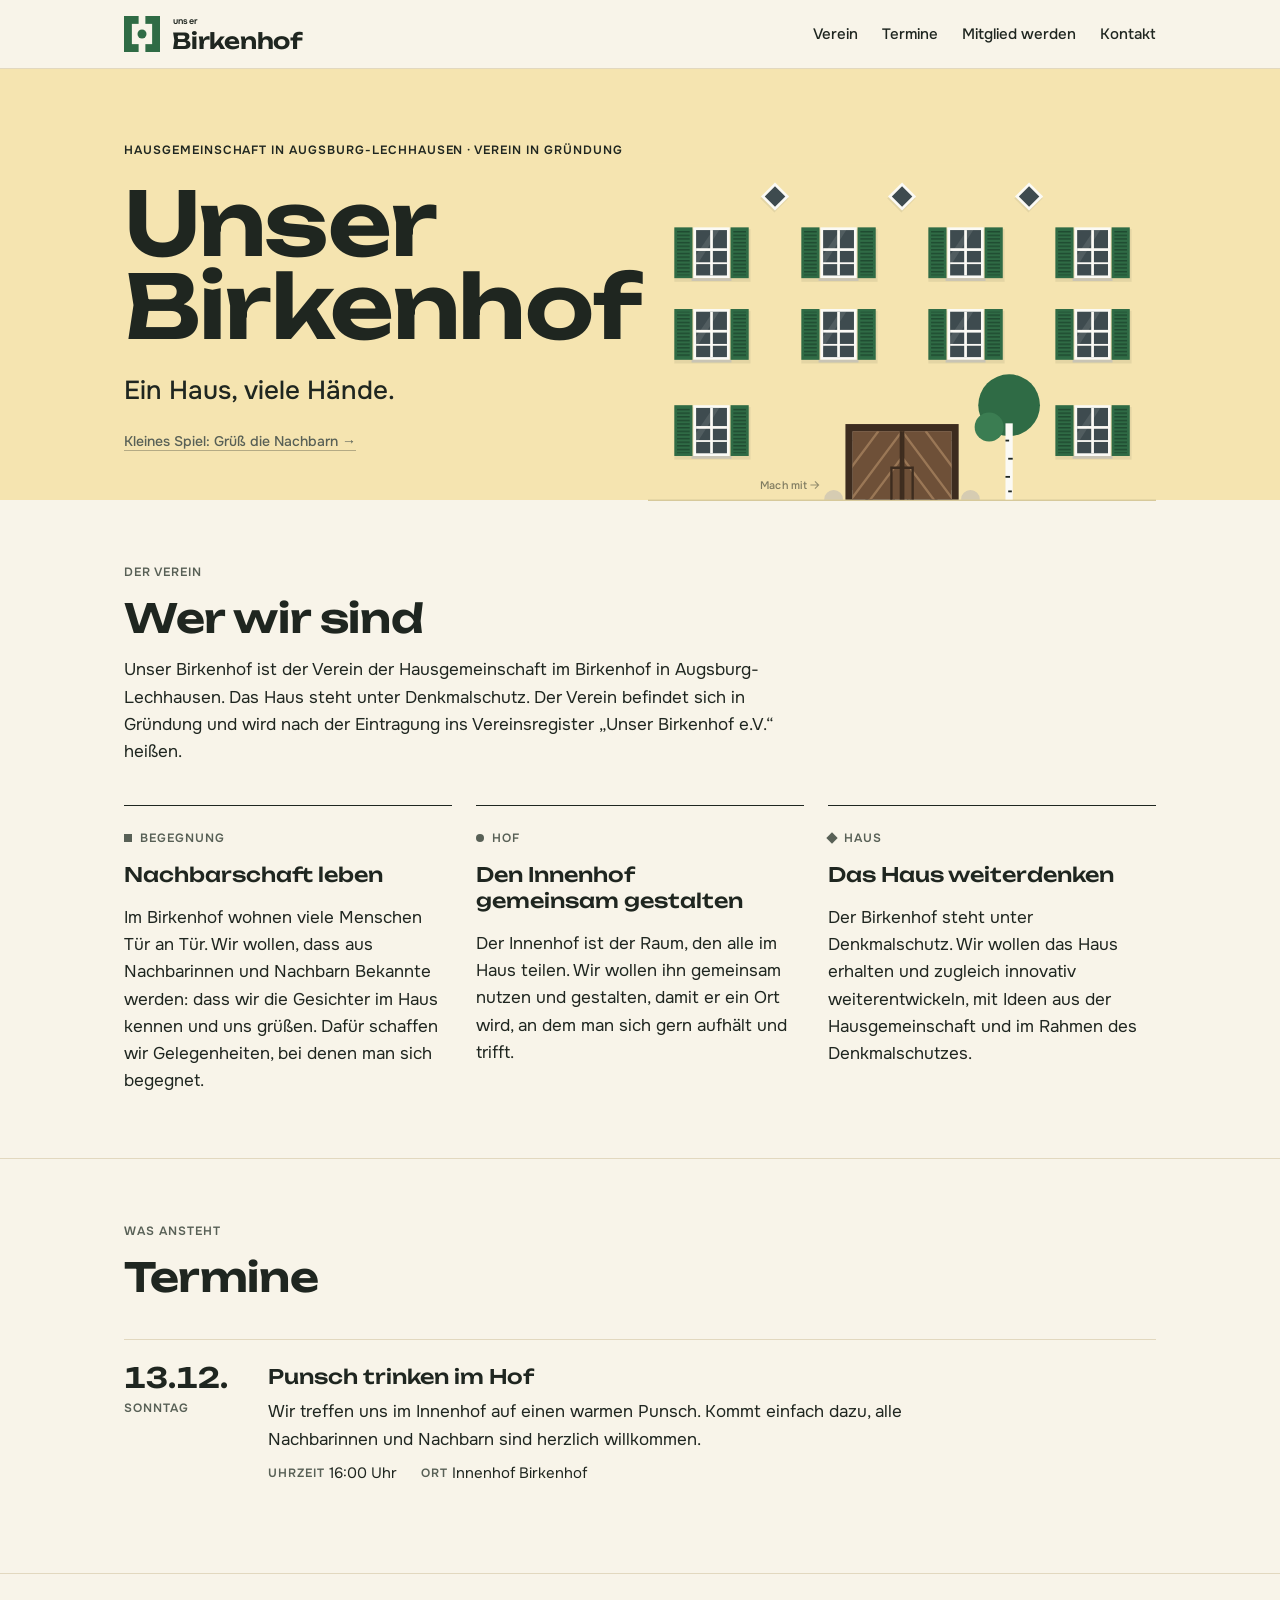
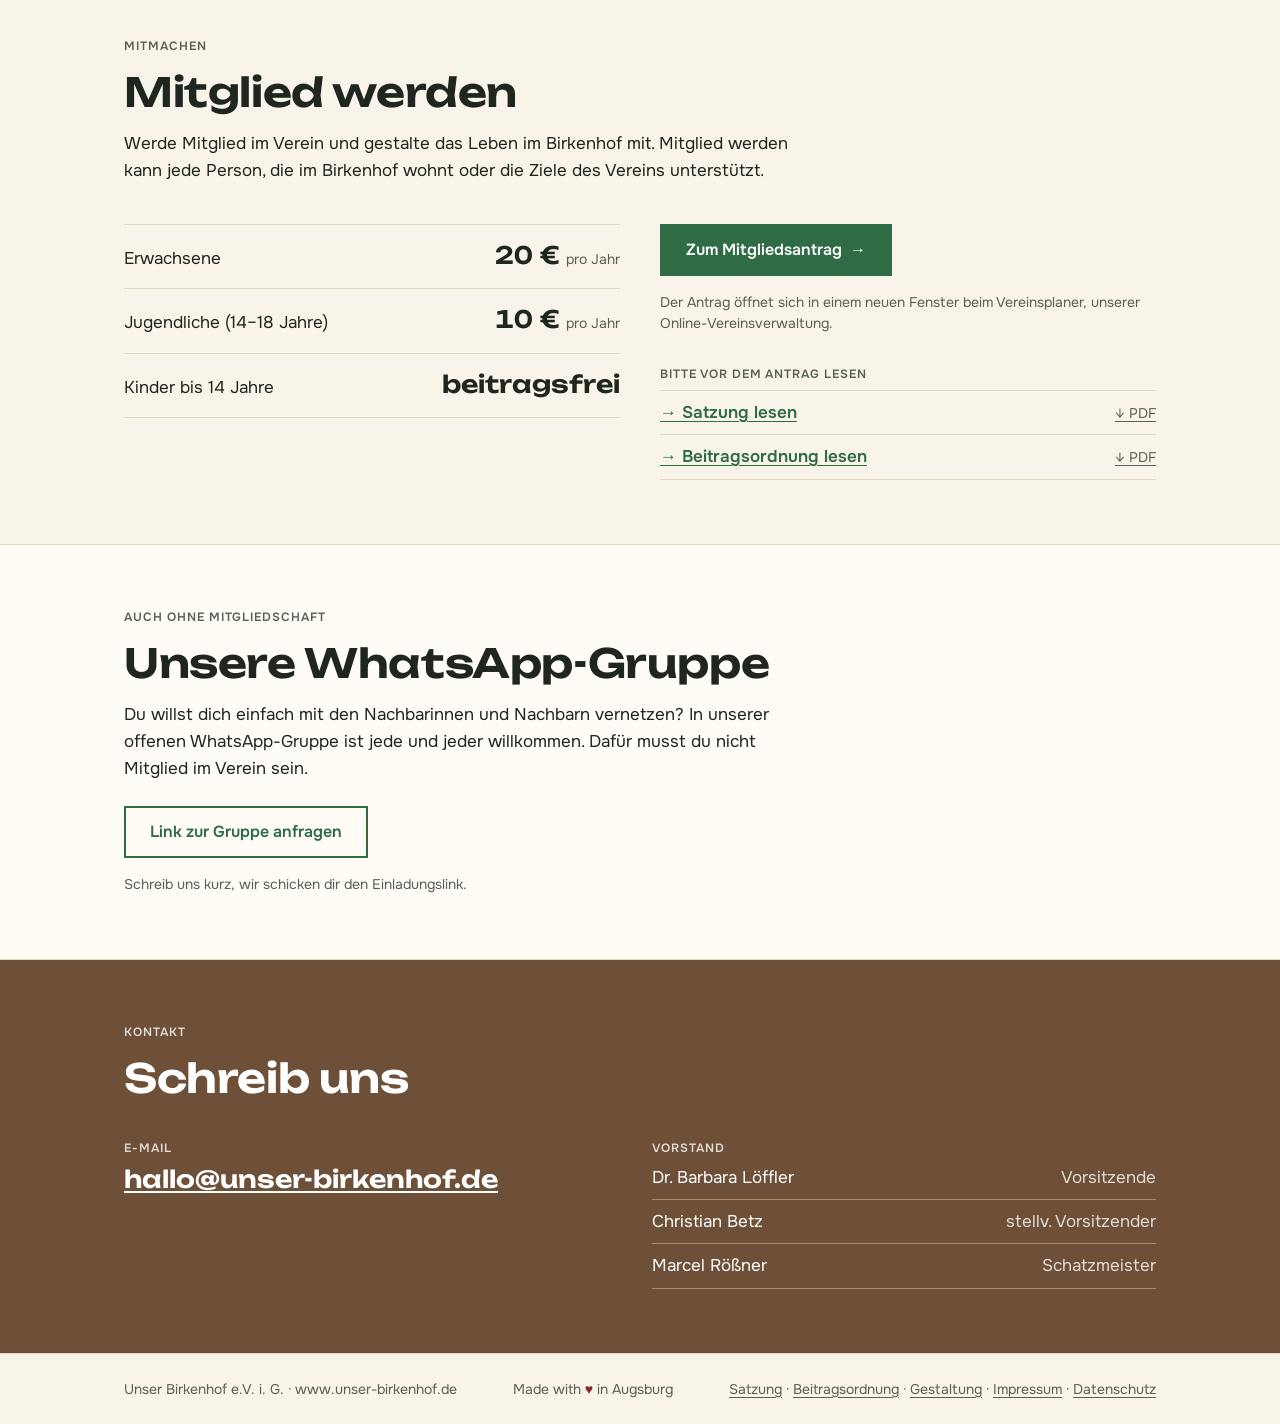
<file: index.html>
<!doctype html>
<html lang="de">
<head>
<meta charset="utf-8">
<meta name="viewport" content="width=device-width, initial-scale=1, viewport-fit=cover">
<link rel="icon" href="favicon.svg" type="image/svg+xml">
<title>Unser Birkenhof</title>
<meta name="description" content="Unser Birkenhof – Verein der Hausgemeinschaft des Birkenhofs in Augsburg-Lechhausen.">
<style>
@font-face{font-family:"Unbounded";src:url("fonts/unbounded.woff2") format("woff2");font-weight:200 900;font-display:swap}
@font-face{font-family:"Onest";src:url("fonts/onest.woff2") format("woff2");font-weight:100 900;font-display:swap}
/* Layout: ein Onepager, linksbündig auf 1080px, Abschnitte durch Farbflächen getrennt; Fensterband als Abschluss */
:root{
  --kalk:#f8f4e9;--kalk-raised:#fffcf6;--linie:#e2d8bf;--putz:#f5e4b0;--putz-soft:#f9f0d6;--on-putz:#1f2620;
  --laden:#2f6b45;--laden-fest:#2f6b45;--on-laden:#ffffff;--laden-soft:#dcebdc;
  --ziegel:#6e5038;--on-ziegel:#ffffff;--ziegel-soft:#f8e0d3;--ink:#1f2620;--ink-muted:#586056;
  --focus:0 0 0 2px #f8f4e9,0 0 0 4px #2f6b45;
  --font-display:"Unbounded","Arial Black",sans-serif;--font-text:"Onest","Helvetica Neue",Arial,sans-serif;
  --s1:4px;--s2:8px;--s3:16px;--s4:24px;--s5:40px;--s6:64px;--max:1080px;
}
:root{color-scheme:light}
*{box-sizing:border-box}
html{scroll-behavior:smooth}
@media (prefers-reduced-motion:reduce){html{scroll-behavior:auto}}
body{margin:0;background:var(--kalk);color:var(--ink);font:400 17px/1.6 var(--font-text)}
a{color:var(--laden);text-underline-offset:3px}
a:focus-visible{outline:none;box-shadow:var(--focus)}
.wrap{max-width:var(--max);margin:0 auto;padding-inline:var(--s4)}
h1,h2,h3{font-family:var(--font-display);font-weight:600;text-wrap:balance;margin:0}
h2{font-size:clamp(28px,4vw,40px);line-height:1.1;letter-spacing:-.01em}
h3{font-size:20px;line-height:1.3;font-weight:500}
p{margin:0;max-width:62ch}
.label{font:600 12px/16px var(--font-text);letter-spacing:.08em;text-transform:uppercase;color:var(--ink-muted)}

/* Kopf */
.top{position:sticky;top:env(safe-area-inset-top,0px);z-index:5;background:var(--kalk);border-bottom:1px solid var(--linie)}
.top .wrap{display:flex;align-items:center;justify-content:space-between;gap:var(--s3);padding-block:var(--s3);flex-wrap:wrap}
.brand{display:flex;align-items:flex-end;gap:12px;text-decoration:none;color:var(--ink)}
.brand svg{color:var(--laden);flex:none}
.wm{font-family:var(--font-display);font-weight:600;font-size:22px;line-height:1;letter-spacing:-.01em}
.wm i{display:block;font:normal 600 9px/1 var(--font-text);letter-spacing:.02em;margin:0 0 4px 1px}
.wm small{font:600 11px/1 var(--font-text);margin-left:4px}
nav ul{list-style:none;margin:0;padding:0;display:flex;gap:var(--s4);flex-wrap:wrap}
nav a{color:var(--ink);text-decoration:none;font-weight:500;font-size:15px}
nav a:hover{color:var(--laden);text-decoration:underline}
@media (max-width:560px){nav ul{gap:var(--s2) var(--s3)}nav a{font-size:14px}}

/* Start */
.hero{background:var(--putz);color:var(--on-putz)}
.hero .wrap{padding-block:var(--s6) var(--s5);display:grid;gap:var(--s4)}
.hero h1{font-size:clamp(40px,8vw,88px);line-height:.95;letter-spacing:-.02em}
.hero .claim{font:500 clamp(20px,2.4vw,26px)/1.35 var(--font-text)}
.hero .label{color:var(--on-putz)}
.hero .wrap{grid-template-columns:minmax(0,1fr) minmax(0,1.05fr);align-items:end;padding-block:var(--s6) 0;gap:var(--s5)}
.hero-text{display:grid;gap:var(--s4);align-self:center;padding-bottom:var(--s5)}
.hero-bild{align-self:end;margin-bottom:-1px}
.hero-art{display:block;width:100%;height:auto}
@media (max-width:860px){.hero .wrap{grid-template-columns:1fr;padding-block:var(--s5) 0}.hero-text{padding-bottom:0}}
.hero-art .fassade{fill:var(--putz)}
.hero-art .traufe{fill:#1f2620;opacity:.18}
.hero-art .schatten{fill:#1f2620;opacity:.08}
.hero-art .boden{fill:#1f2620;opacity:.14}
.hero-art .tor-hinweis text{font:500 12px var(--font-text);letter-spacing:.02em}
.hero-art .tor-hinweis text{fill:#1f2620;opacity:.55}
.hero-art .pfeil{fill:none;stroke:#1f2620;stroke-width:1.2;opacity:.45}
.hero-art .tor-hinweis{transition:opacity .3s}
.hero-art:has(.tor:hover) .tor-hinweis,.hero-art:has(.tor.offen) .tor-hinweis{opacity:0}
.hero-art .laden{fill:var(--laden-fest)}
.hero-art .rahmen{fill:#fbfaf5}
.hero-art .bank{fill:#c9c4b4}
.hero-art .glas{fill:#3e4b4f}
.hero-art .spiegel{fill:#fff;opacity:.10}
.hero-art .krone{fill:var(--laden-fest)}
.hero-art .krone2{fill:#3b7d52}
.hero-art .stamm{fill:#fbfaf5}
.hero-art .ritz{fill:#1f2620}
.hero-art .tor{--tor:#6e5038;--tor-hell:#9a7756;--tor-dunkel:#3d2c1f;cursor:pointer}
.hero-art .tor .tor{fill:var(--tor)}
.hero-art .tor-dunkel{fill:var(--tor-dunkel)}
.hero-art .tor-linie{stroke:var(--tor-hell);stroke-width:2;fill:none}
.hero-art .tor-fuge{fill:none;stroke:var(--tor-dunkel);stroke-width:2}
.hero-art .stein{fill:#d6ccb2}
.hero-art .bein{fill:#1f2620}
.hero-art .fluegel{transform-box:fill-box;transition:transform .7s cubic-bezier(.3,.7,.2,1)}
.hero-art .fl-l{transform-origin:left center}
.hero-art .fl-r{transform-origin:right center}
.hero-art .tor:hover .fluegel,.hero-art .tor.offen .fluegel{transform:scaleX(.1)}
.hero-art .mensch{transform-box:fill-box;transform-origin:50% 100%}
.hero-art .jubel{opacity:0}
.hero-art .tor:hover .unten,.hero-art .tor.offen .unten{opacity:0;transition:opacity 0s .45s}
.hero-art .tor:hover .j1,.hero-art .tor.offen .j1{animation:winken .5s steps(1) .45s infinite}
.hero-art .tor:hover .j2,.hero-art .tor.offen .j2{animation:winken .5s steps(1) .7s infinite}
.hero-art .tor:hover .mensch,.hero-art .tor.offen .mensch{animation:jubelsprung .5s ease-in-out .5s infinite alternate}
.hero-art .tor:hover .m1,.hero-art .tor.offen .m1{animation-delay:.6s}
.hero-art .tor:hover .m2,.hero-art .tor.offen .m2{animation-delay:.75s;animation-duration:.42s}
.hero-art .tor:hover .m3,.hero-art .tor.offen .m3{animation-delay:.55s;animation-duration:.55s}
.hero-art .tor:hover .hopp2,.hero-art .tor.offen .hopp2{animation-delay:.68s}
@keyframes winken{0%{opacity:1}50%{opacity:0}}
@keyframes jubelsprung{from{transform:translateY(0)}to{transform:translateY(-5px)}}
.spiel-start{justify-self:start;font:500 14px/1.4 var(--font-text);color:var(--ink-muted);background:none;border:0;padding:0;cursor:pointer;text-decoration:underline;text-decoration-color:rgba(31,38,32,.3);text-underline-offset:4px}
.spiel-start:hover{color:var(--ink);text-decoration-color:currentColor}
.hero-art .nachbar{opacity:0;transform:translateY(8px);transition:opacity .15s,transform .2s}
.hero-art .fenster.da .nachbar{opacity:1;transform:none}
.hero-art .fenster.da .winkarm{transform-box:fill-box;transform-origin:50% 100%;animation:wink .3s ease-in-out infinite alternate}
@keyframes wink{from{transform:rotate(-14deg)}to{transform:rotate(14deg)}}
.hero-art .hallo{font:700 13px var(--font-text);fill:#1f2620;opacity:0;transition:opacity .2s}
.hero-art .fenster.gegruesst .hallo{opacity:1}
.hero-art .spiel-status{font:600 15px var(--font-display);letter-spacing:.06em;fill:#1f2620}
.hero-art .spiel-status.blink{animation:blink .9s steps(2) 2}
@keyframes blink{50%{opacity:0}}
.hero-art .hud{font:600 13px var(--font-display);letter-spacing:.04em;fill:#1f2620;font-variant-numeric:tabular-nums}
.hero-art .plus{font:700 16px var(--font-display);fill:var(--laden-fest);animation:hoch .9s ease-out forwards;pointer-events:none}
@keyframes hoch{to{transform:translateY(-22px);opacity:0}}
.hero-art .gameover rect{fill:#1f2620;opacity:.86}
.hero-art .gameover text{fill:#f8f4e9}
.hero-art .go1{font:700 44px var(--font-display);letter-spacing:.02em}
.hero-art .go2{font:500 15px var(--font-text)}
.hero-art .go3{font:600 22px var(--font-display);letter-spacing:.06em;fill:#f5e4b0!important}
.hero-art .rekord{font-weight:700;fill:#f5e4b0!important;animation:blink .9s steps(2) 3}
.bestenliste{display:grid;gap:var(--s3);max-width:380px}
.bestenliste .label{color:var(--on-putz)}
.eintrag{display:grid;gap:var(--s2);background:var(--kalk-raised);padding:var(--s3);border-top:4px solid var(--laden)}
.eintrag label{font:600 15px/1.3 var(--font-display)}
.eintrag .zeile{display:flex;gap:var(--s2)}
.eintrag input{flex:1;min-width:0;font:500 16px var(--font-text);padding:10px 12px;border:1px solid var(--linie);background:#fff;color:var(--ink)}
.eintrag input:focus-visible{outline:none;box-shadow:var(--focus)}
.eintrag .button{padding:10px var(--s3);cursor:pointer}
.hs-liste{list-style:none;margin:0;padding:0;display:grid;font-size:15px}
.hs-liste li{display:grid;grid-template-columns:2em 1fr auto;gap:var(--s2);padding:6px 0;border-top:1px solid rgba(31,38,32,.15)}
.hs-liste li:last-child{border-bottom:1px solid rgba(31,38,32,.15)}
.hs-liste strong{font:600 14px/1.6 var(--font-display);font-variant-numeric:tabular-nums}
.hs-liste .rang{color:var(--ink-muted);font-variant-numeric:tabular-nums}
.hs-liste li.neu{background:var(--putz-soft);font-weight:600}
.hs-liste li.leer{display:block;color:var(--ink-muted)}
.offen{background:var(--kalk-raised)}
.button.zwei{background:transparent;color:var(--laden)}
.button.zwei:hover{background:var(--ink);border-color:var(--ink);color:var(--kalk)}
.hero-art.spielt .fenster{cursor:pointer}
.hero-art .ld{transform-box:fill-box}
.hero-art .ld-l{transform-origin:right center}
.hero-art .ld-r{transform-origin:left center}
.hero-art .fenster{cursor:pointer}
.hero-art .fenster.klapp .ld{animation:laden 2.2s cubic-bezier(.4,0,.3,1)}
@keyframes laden{0%{transform:scaleX(1)}30%,65%{transform:scaleX(-1);filter:brightness(.82)}100%{transform:scaleX(1)}}

section.block{border-top:1px solid var(--linie)}
section.block .wrap{padding-block:var(--s6);display:grid;gap:var(--s5)}
.head{display:grid;gap:var(--s3)}

/* Ziele */
.ziele{display:grid;grid-template-columns:repeat(auto-fit,minmax(240px,1fr));gap:var(--s4)}
.ziel{background:transparent;border-top:1px solid var(--ink);padding:var(--s4) 0 0;display:grid;gap:var(--s3);align-content:start;min-width:0}
.tag{display:inline-flex;align-items:center;gap:var(--s2);justify-self:start;font:600 12px/16px var(--font-text);letter-spacing:.08em;text-transform:uppercase;padding:0;background:none;color:var(--ink-muted)}
.tag::before{content:"";width:8px;height:8px;background:currentColor}
.tag.hof::before{border-radius:50%}
.tag.haus::before{transform:rotate(45deg)}

/* Termine */
.alt{border-top:1px solid var(--linie)}
.events:empty{display:none}
[hidden]{display:none!important}
.events{list-style:none;margin:0;padding:0;display:grid;gap:var(--s3)}
.event{display:grid;grid-template-columns:120px 1fr;gap:var(--s4);padding:var(--s4) 0;border-top:1px solid var(--linie)}
.event .date{font-family:var(--font-display);font-weight:600;font-size:28px;line-height:1;font-variant-numeric:tabular-nums}
.event .date span{display:block;font:600 12px/16px var(--font-text);letter-spacing:.08em;text-transform:uppercase;color:var(--ink-muted);margin-top:var(--s2)}
.event .body{display:grid;gap:var(--s2);min-width:0}
.event dl{margin:0;display:flex;flex-wrap:wrap;gap:var(--s1) var(--s4);font-size:15px}
.event dt{font:600 12px/24px var(--font-text);letter-spacing:.08em;text-transform:uppercase;color:var(--ink-muted);margin-right:var(--s1)}
.event dd{margin:0}
.event dl div{display:flex}
.empty{padding:var(--s4) 0;display:grid;gap:var(--s2);border-top:1px solid var(--linie);border-bottom:1px solid var(--linie)}
@media (max-width:560px){.event{grid-template-columns:1fr;gap:var(--s3)}}

/* Mitglied werden */
.mitglied{display:grid;grid-template-columns:repeat(auto-fit,minmax(260px,1fr));gap:var(--s5);align-items:start}
.preise{list-style:none;margin:0;padding:0;display:grid}
.preise li{display:flex;justify-content:space-between;align-items:baseline;gap:var(--s3);padding:var(--s3) 0;border-top:1px solid var(--linie);flex-wrap:wrap}
.preise li:last-child{border-bottom:1px solid var(--linie)}
.preise strong{font:600 clamp(18px,4.6vw,24px)/1.2 var(--font-display);font-variant-numeric:tabular-nums;white-space:nowrap}
.preise li > span{min-width:0}
@media (max-width:560px){.preise li,.dokumente li{flex-wrap:nowrap}.dokumente .hinweis{font-size:12px;text-align:right}}
.cta{display:grid;gap:var(--s3);justify-items:start}
.dokumente{display:grid;gap:var(--s2);margin-top:var(--s3);width:100%}
.dokumente ul{list-style:none;margin:0;padding:0;display:grid}
.dokumente li{display:flex;justify-content:space-between;align-items:baseline;gap:var(--s3);padding:var(--s2) 0;border-top:1px solid var(--linie);flex-wrap:wrap}
.dokumente li:last-child{border-bottom:1px solid var(--linie)}
.dokumente a{font-weight:600}
.dokumente a:first-child::before{content:"→ ";font-weight:400}
.dokumente a.hinweis{font-weight:400;color:var(--ink-muted)}
.dokumente a.hinweis::before{content:"↓ "}
.button{display:inline-flex;align-items:center;gap:var(--s2);font:600 16px/20px var(--font-text);padding:14px var(--s4);background:var(--laden);color:var(--on-laden);text-decoration:none;border:2px solid var(--laden)}
.button:hover{background:var(--ink);border-color:var(--ink);color:var(--kalk)}
.button:focus-visible{outline:none;box-shadow:var(--focus)}
.hinweis{font:400 14px/1.5 var(--font-text);color:var(--ink-muted)}

/* Kontakt */
.kontakt{display:grid;grid-template-columns:repeat(auto-fit,minmax(240px,1fr));gap:var(--s4)}
.kontakt > div{display:grid;gap:var(--s2);align-content:start}
.mail{font:600 clamp(18px,2.4vw,24px)/1.3 var(--font-display);word-break:break-word}
.people{list-style:none;margin:0;padding:0;display:grid;gap:var(--s2)}
.people li{display:flex;justify-content:space-between;gap:var(--s3);border-bottom:1px solid var(--linie);padding-bottom:var(--s2);flex-wrap:wrap}
.people span{color:var(--ink-muted)}
.rot{background:var(--ziegel);color:var(--on-ziegel);border-top:0}
.rot .label,.rot .people span{color:var(--on-ziegel);opacity:.8}
.rot .mail{color:var(--on-ziegel)}
.rot .people li{border-bottom-color:color-mix(in srgb,currentColor 35%,transparent)}
.rot a:focus-visible{box-shadow:0 0 0 2px var(--ziegel),0 0 0 4px var(--on-ziegel)}

/* Rechtliches */
.legal{border-top:1px solid var(--linie)}
.legal .wrap{padding-block:var(--s5);display:grid;grid-template-columns:minmax(0,1fr) minmax(0,2fr);gap:var(--s5)}
@media (max-width:760px){.legal .wrap{grid-template-columns:1fr}}
.legal h3{font:600 15px/1.4 var(--font-text);margin-top:var(--s2)}
.legal h2{font-size:22px}
.legal p,.legal address{font-size:15px;font-style:normal}
.legal > .wrap > div{display:grid;gap:var(--s3);align-content:start}
.ph{background:var(--putz-soft);color:var(--ink);padding:0 4px;font-weight:600}

footer{border-top:1px solid var(--linie);color:var(--ink-muted)}
footer .wrap{padding-block:var(--s4);display:flex;justify-content:space-between;gap:var(--s3);flex-wrap:wrap;font-size:14px}
footer a{color:var(--ink-muted)}
.legal.page{border-top:0}
.legal.page .wrap{padding-block:var(--s6)}
.pagehead{padding-block:var(--s6) 0;display:grid;gap:var(--s3)}
.pagehead h1{font-size:clamp(32px,5vw,48px);line-height:1.05;letter-spacing:-.01em}
.heart{color:#8e1f2f}
footer{position:relative;overflow:hidden}
footer .wrap{position:relative;z-index:1}
.wanderung{position:absolute;inset:0;z-index:0;pointer-events:none}
.wanderung a{position:absolute;width:10px;height:16px;margin:-8px 0 0 -5px;color:var(--ziegel);opacity:0;transition:opacity .5s ease;pointer-events:auto;cursor:pointer}
.wanderung a.da{opacity:.42}
.wanderung a.weg{opacity:0;transition-duration:1.4s}
.wanderung svg{display:block;width:100%;height:100%}
.doc{padding-block:0 var(--s6);display:grid;gap:var(--s5)}
.docmeta{color:var(--ink-muted);font-size:15px}
.toc{border-top:1px solid var(--linie);border-bottom:1px solid var(--linie);padding:var(--s3) 0;max-width:68ch}
.toc summary{cursor:pointer;font:600 12px/16px var(--font-text);letter-spacing:.08em;text-transform:uppercase;color:var(--ink-muted)}
.toc ol{list-style:none;margin:var(--s3) 0 0;padding:0;columns:2 260px;column-gap:var(--s5)}
.toc li{break-inside:avoid;padding:3px 0;font-size:15px}
.toc a{color:var(--ink);text-decoration:none}.toc a:hover{color:var(--laden);text-decoration:underline}
.doctext{display:grid;gap:var(--s3);max-width:68ch}
.doctext .para{display:grid;gap:var(--s3);scroll-margin-top:96px;padding-top:var(--s4)}
.doctext h2{font-size:clamp(20px,2.4vw,24px);line-height:1.25;font-weight:500}
.doctext h2 span{color:var(--laden);font-weight:600;margin-right:6px}
.doctext p{max-width:none}
.doctext .abs,.doctext .li{display:grid;grid-template-columns:2.2em 1fr;gap:4px}
.doctext .li{padding-left:2.2em}
.doctext .abs + .li,.doctext p + .li{margin-top:-6px}
.doctext .nr{font-variant-numeric:tabular-nums;color:var(--ink-muted)}
.doctext .lead-doc{font:500 18px/1.5 var(--font-text)}
.doctext .ort{margin-top:var(--s4);color:var(--ink-muted)}
.anlage{list-style:none;margin:0;padding:0;display:grid}
.anlage li{padding:var(--s2) 0;border-top:1px solid var(--linie)}.anlage li:last-child{border-bottom:1px solid var(--linie)}
.docback a{font-weight:600}
</style>

</head>
<body>
<header class="top">
  <div class="wrap">
    <a class="brand" href="#start" aria-label="Unser Birkenhof, zum Seitenanfang">
      <svg viewBox="0 0 64 64" width="36" height="36" aria-hidden="true"><mask id="bm"><rect width="64" height="64" fill="#fff"/><rect x="14" y="14" width="36" height="36" fill="#000"/><rect x="26" y="49" width="12" height="16" fill="#000"/><rect x="26" y="-1" width="12" height="16" fill="#000"/><circle cx="32" cy="32" r="8" fill="#fff"/></mask><rect width="64" height="64" fill="currentColor" mask="url(#bm)"/></svg>
      <span class="wm"><i>unser</i>Birkenhof</span>
    </a>
    <nav aria-label="Hauptnavigation">
      <ul>
        <li><a href="#verein">Verein</a></li>
        <li><a href="#termine">Termine</a></li>
        <li><a href="#mitglied">Mitglied werden</a></li>
        <li><a href="#kontakt">Kontakt</a></li>
      </ul>
    </nav>
  </div>
</header>

<main>
  <section class="hero" id="start" data-rangliste="https://script.google.com/macros/s/AKfycbweJ_LfFCi41JRaXAz7zWqYAsupqXPptdL88kC8eYlPydNN8wUZKtgUgCfiW_7a0PPyXg/exec">
    <div class="wrap">
      <div class="hero-text">
        <span class="label">Hausgemeinschaft in Augsburg-Lechhausen · Verein in Gründung</span>
        <h1>Unser Birkenhof</h1>
        <p class="claim">Ein Haus, viele Hände.</p>
        <button type="button" class="spiel-start">Kleines Spiel: Grüß die Nachbarn →</button>
        <div class="bestenliste" hidden>
          <form class="eintrag" hidden>
            <label for="hs-name">Neuer Highscore! Trag dich in die Bestenliste ein.</label>
            <div class="zeile"><input id="hs-name" name="name" maxlength="15" autocomplete="given-name" placeholder="Dein Name"><button class="button" type="submit">Eintragen</button></div>
            <p class="hinweis">Dein Name erscheint öffentlich in der Bestenliste. Ein Spitzname geht auch. <a href="impressum.html#spiel">Datenschutz</a></p>
            <p class="hs-hinweis hinweis" aria-live="polite"></p>
          </form>
          <span class="label">Bestenliste · Top 10</span>
          <ol class="hs-liste"></ol>
        </div>
      </div>
      <div class="hero-bild"><svg class="hero-art" viewBox="0 0 560 406" role="img" aria-label="Zeichnung der Fassade des Birkenhofs mit grünen Fensterläden, Tor und Birke"><defs><clipPath id="torflaeche"><rect x="58" y="22" width="84" height="58"/></clipPath><clipPath id="fluegel-l"><rect x="58" y="22" width="42" height="58"/></clipPath><clipPath id="fluegel-r"><rect x="100" y="22" width="42" height="58"/></clipPath><pattern id="lamellen" width="4" height="4" patternUnits="userSpaceOnUse"><rect width="4" height="1.6" fill="#1f4a30"/></pattern></defs><rect class="fassade" x="0" y="34" width="560" height="372"/><g transform="rotate(45 140 70)"><rect class="schatten" x="130" y="61" width="22" height="22"/><rect class="rahmen" x="129" y="59" width="22" height="22"/><rect class="glas" x="132" y="62" width="16" height="16"/></g><g transform="rotate(45 280 70)"><rect class="schatten" x="270" y="61" width="22" height="22"/><rect class="rahmen" x="269" y="59" width="22" height="22"/><rect class="glas" x="272" y="62" width="16" height="16"/></g><g transform="rotate(45 420 70)"><rect class="schatten" x="410" y="61" width="22" height="22"/><rect class="rahmen" x="409" y="59" width="22" height="22"/><rect class="glas" x="412" y="62" width="16" height="16"/></g><g class="fenster"><rect class="schatten" x="29.0" y="106" width="84" height="58"/><rect class="rahmen" x="50.0" y="104" width="40" height="56"/><rect class="glas" x="53.0" y="107" width="34" height="50"/><path class="spiegel" d="M53.0 134.5 L71.7 107 L78.5 107 L53.0 147.0 Z"/><rect class="rahmen" x="68.5" y="107" width="3" height="50"/><rect class="rahmen" x="53.0" y="127.0" width="34" height="3"/><rect class="rahmen" x="53.0" y="142.5" width="34" height="2"/><g class="nachbar"><path d="M57 157 Q57 137 70 137 Q83 137 83 157 Z" fill="#a84527"/><circle cx="70" cy="127" r="8" fill="#e3b58c"/><path class="winkarm" d="M79 143 L84 124" stroke="#e3b58c" stroke-width="3.6" stroke-linecap="round"/></g><rect class="bank" x="48.0" y="160" width="44" height="3"/><text class="hallo" x="70" y="98" text-anchor="middle">Hallo!</text><g class="ld ld-l"><rect class="laden" x="29.0" y="104" width="20" height="56"/><rect fill="url(#lamellen)" x="32.0" y="107" width="14" height="50"/></g><g class="ld ld-r"><rect class="laden" x="91.0" y="104" width="20" height="56"/><rect fill="url(#lamellen)" x="94.0" y="107" width="14" height="50"/></g></g><g class="fenster"><rect class="schatten" x="169.0" y="106" width="84" height="58"/><rect class="rahmen" x="190.0" y="104" width="40" height="56"/><rect class="glas" x="193.0" y="107" width="34" height="50"/><path class="spiegel" d="M193.0 134.5 L211.7 107 L218.5 107 L193.0 147.0 Z"/><rect class="rahmen" x="208.5" y="107" width="3" height="50"/><rect class="rahmen" x="193.0" y="127.0" width="34" height="3"/><rect class="rahmen" x="193.0" y="142.5" width="34" height="2"/><g class="nachbar"><path d="M197 157 Q197 137 210 137 Q223 137 223 157 Z" fill="#2f6b45"/><circle cx="210" cy="127" r="8" fill="#8a5a3a"/><path class="winkarm" d="M219 143 L224 124" stroke="#8a5a3a" stroke-width="3.6" stroke-linecap="round"/></g><rect class="bank" x="188.0" y="160" width="44" height="3"/><text class="hallo" x="210" y="98" text-anchor="middle">Hallo!</text><g class="ld ld-l"><rect class="laden" x="169.0" y="104" width="20" height="56"/><rect fill="url(#lamellen)" x="172.0" y="107" width="14" height="50"/></g><g class="ld ld-r"><rect class="laden" x="231.0" y="104" width="20" height="56"/><rect fill="url(#lamellen)" x="234.0" y="107" width="14" height="50"/></g></g><g class="fenster"><rect class="schatten" x="309.0" y="106" width="84" height="58"/><rect class="rahmen" x="330.0" y="104" width="40" height="56"/><rect class="glas" x="333.0" y="107" width="34" height="50"/><path class="spiegel" d="M333.0 134.5 L351.7 107 L358.5 107 L333.0 147.0 Z"/><rect class="rahmen" x="348.5" y="107" width="3" height="50"/><rect class="rahmen" x="333.0" y="127.0" width="34" height="3"/><rect class="rahmen" x="333.0" y="142.5" width="34" height="2"/><g class="nachbar"><path d="M337 157 Q337 137 350 137 Q363 137 363 157 Z" fill="#3e4b4f"/><circle cx="350" cy="127" r="8" fill="#f0cfae"/><path class="winkarm" d="M359 143 L364 124" stroke="#f0cfae" stroke-width="3.6" stroke-linecap="round"/></g><rect class="bank" x="328.0" y="160" width="44" height="3"/><text class="hallo" x="350" y="98" text-anchor="middle">Hallo!</text><g class="ld ld-l"><rect class="laden" x="309.0" y="104" width="20" height="56"/><rect fill="url(#lamellen)" x="312.0" y="107" width="14" height="50"/></g><g class="ld ld-r"><rect class="laden" x="371.0" y="104" width="20" height="56"/><rect fill="url(#lamellen)" x="374.0" y="107" width="14" height="50"/></g></g><g class="fenster"><rect class="schatten" x="449.0" y="106" width="84" height="58"/><rect class="rahmen" x="470.0" y="104" width="40" height="56"/><rect class="glas" x="473.0" y="107" width="34" height="50"/><path class="spiegel" d="M473.0 134.5 L491.7 107 L498.5 107 L473.0 147.0 Z"/><rect class="rahmen" x="488.5" y="107" width="3" height="50"/><rect class="rahmen" x="473.0" y="127.0" width="34" height="3"/><rect class="rahmen" x="473.0" y="142.5" width="34" height="2"/><g class="nachbar"><path d="M477 157 Q477 137 490 137 Q503 137 503 157 Z" fill="#e0b84f"/><circle cx="490" cy="127" r="8" fill="#c98f62"/><path class="winkarm" d="M499 143 L504 124" stroke="#c98f62" stroke-width="3.6" stroke-linecap="round"/></g><rect class="bank" x="468.0" y="160" width="44" height="3"/><text class="hallo" x="490" y="98" text-anchor="middle">Hallo!</text><g class="ld ld-l"><rect class="laden" x="449.0" y="104" width="20" height="56"/><rect fill="url(#lamellen)" x="452.0" y="107" width="14" height="50"/></g><g class="ld ld-r"><rect class="laden" x="511.0" y="104" width="20" height="56"/><rect fill="url(#lamellen)" x="514.0" y="107" width="14" height="50"/></g></g><g class="fenster"><rect class="schatten" x="29.0" y="196" width="84" height="58"/><rect class="rahmen" x="50.0" y="194" width="40" height="56"/><rect class="glas" x="53.0" y="197" width="34" height="50"/><path class="spiegel" d="M53.0 224.5 L71.7 197 L78.5 197 L53.0 237.0 Z"/><rect class="rahmen" x="68.5" y="197" width="3" height="50"/><rect class="rahmen" x="53.0" y="217.0" width="34" height="3"/><rect class="rahmen" x="53.0" y="232.5" width="34" height="2"/><g class="nachbar"><path d="M57 247 Q57 227 70 227 Q83 227 83 247 Z" fill="#2f6b45"/><circle cx="70" cy="217" r="8" fill="#e3b58c"/><path class="winkarm" d="M79 233 L84 214" stroke="#e3b58c" stroke-width="3.6" stroke-linecap="round"/></g><rect class="bank" x="48.0" y="250" width="44" height="3"/><text class="hallo" x="70" y="188" text-anchor="middle">Hallo!</text><g class="ld ld-l"><rect class="laden" x="29.0" y="194" width="20" height="56"/><rect fill="url(#lamellen)" x="32.0" y="197" width="14" height="50"/></g><g class="ld ld-r"><rect class="laden" x="91.0" y="194" width="20" height="56"/><rect fill="url(#lamellen)" x="94.0" y="197" width="14" height="50"/></g></g><g class="fenster"><rect class="schatten" x="169.0" y="196" width="84" height="58"/><rect class="rahmen" x="190.0" y="194" width="40" height="56"/><rect class="glas" x="193.0" y="197" width="34" height="50"/><path class="spiegel" d="M193.0 224.5 L211.7 197 L218.5 197 L193.0 237.0 Z"/><rect class="rahmen" x="208.5" y="197" width="3" height="50"/><rect class="rahmen" x="193.0" y="217.0" width="34" height="3"/><rect class="rahmen" x="193.0" y="232.5" width="34" height="2"/><g class="nachbar"><path d="M197 247 Q197 227 210 227 Q223 227 223 247 Z" fill="#a84527"/><circle cx="210" cy="217" r="8" fill="#e3b58c"/><path class="winkarm" d="M219 233 L224 214" stroke="#e3b58c" stroke-width="3.6" stroke-linecap="round"/></g><rect class="bank" x="188.0" y="250" width="44" height="3"/><text class="hallo" x="210" y="188" text-anchor="middle">Hallo!</text><g class="ld ld-l"><rect class="laden" x="169.0" y="194" width="20" height="56"/><rect fill="url(#lamellen)" x="172.0" y="197" width="14" height="50"/></g><g class="ld ld-r"><rect class="laden" x="231.0" y="194" width="20" height="56"/><rect fill="url(#lamellen)" x="234.0" y="197" width="14" height="50"/></g></g><g class="fenster"><rect class="schatten" x="309.0" y="196" width="84" height="58"/><rect class="rahmen" x="330.0" y="194" width="40" height="56"/><rect class="glas" x="333.0" y="197" width="34" height="50"/><path class="spiegel" d="M333.0 224.5 L351.7 197 L358.5 197 L333.0 237.0 Z"/><rect class="rahmen" x="348.5" y="197" width="3" height="50"/><rect class="rahmen" x="333.0" y="217.0" width="34" height="3"/><rect class="rahmen" x="333.0" y="232.5" width="34" height="2"/><g class="nachbar"><path d="M337 247 Q337 227 350 227 Q363 227 363 247 Z" fill="#2f6b45"/><circle cx="350" cy="217" r="8" fill="#8a5a3a"/><path class="winkarm" d="M359 233 L364 214" stroke="#8a5a3a" stroke-width="3.6" stroke-linecap="round"/></g><rect class="bank" x="328.0" y="250" width="44" height="3"/><text class="hallo" x="350" y="188" text-anchor="middle">Hallo!</text><g class="ld ld-l"><rect class="laden" x="309.0" y="194" width="20" height="56"/><rect fill="url(#lamellen)" x="312.0" y="197" width="14" height="50"/></g><g class="ld ld-r"><rect class="laden" x="371.0" y="194" width="20" height="56"/><rect fill="url(#lamellen)" x="374.0" y="197" width="14" height="50"/></g></g><g class="fenster"><rect class="schatten" x="449.0" y="196" width="84" height="58"/><rect class="rahmen" x="470.0" y="194" width="40" height="56"/><rect class="glas" x="473.0" y="197" width="34" height="50"/><path class="spiegel" d="M473.0 224.5 L491.7 197 L498.5 197 L473.0 237.0 Z"/><rect class="rahmen" x="488.5" y="197" width="3" height="50"/><rect class="rahmen" x="473.0" y="217.0" width="34" height="3"/><rect class="rahmen" x="473.0" y="232.5" width="34" height="2"/><g class="nachbar"><path d="M477 247 Q477 227 490 227 Q503 227 503 247 Z" fill="#3e4b4f"/><circle cx="490" cy="217" r="8" fill="#f0cfae"/><path class="winkarm" d="M499 233 L504 214" stroke="#f0cfae" stroke-width="3.6" stroke-linecap="round"/></g><rect class="bank" x="468.0" y="250" width="44" height="3"/><text class="hallo" x="490" y="188" text-anchor="middle">Hallo!</text><g class="ld ld-l"><rect class="laden" x="449.0" y="194" width="20" height="56"/><rect fill="url(#lamellen)" x="452.0" y="197" width="14" height="50"/></g><g class="ld ld-r"><rect class="laden" x="511.0" y="194" width="20" height="56"/><rect fill="url(#lamellen)" x="514.0" y="197" width="14" height="50"/></g></g><g class="fenster"><rect class="schatten" x="29.0" y="302" width="84" height="58"/><rect class="rahmen" x="50.0" y="300" width="40" height="56"/><rect class="glas" x="53.0" y="303" width="34" height="50"/><path class="spiegel" d="M53.0 330.5 L71.7 303 L78.5 303 L53.0 343.0 Z"/><rect class="rahmen" x="68.5" y="303" width="3" height="50"/><rect class="rahmen" x="53.0" y="323.0" width="34" height="3"/><rect class="rahmen" x="53.0" y="338.5" width="34" height="2"/><g class="nachbar"><path d="M57 353 Q57 333 70 333 Q83 333 83 353 Z" fill="#e0b84f"/><circle cx="70" cy="323" r="8" fill="#c98f62"/><path class="winkarm" d="M79 339 L84 320" stroke="#c98f62" stroke-width="3.6" stroke-linecap="round"/></g><rect class="bank" x="48.0" y="356" width="44" height="3"/><text class="hallo" x="70" y="294" text-anchor="middle">Hallo!</text><g class="ld ld-l"><rect class="laden" x="29.0" y="300" width="20" height="56"/><rect fill="url(#lamellen)" x="32.0" y="303" width="14" height="50"/></g><g class="ld ld-r"><rect class="laden" x="91.0" y="300" width="20" height="56"/><rect fill="url(#lamellen)" x="94.0" y="303" width="14" height="50"/></g></g><g class="fenster"><rect class="schatten" x="449.0" y="302" width="84" height="58"/><rect class="rahmen" x="470.0" y="300" width="40" height="56"/><rect class="glas" x="473.0" y="303" width="34" height="50"/><path class="spiegel" d="M473.0 330.5 L491.7 303 L498.5 303 L473.0 343.0 Z"/><rect class="rahmen" x="488.5" y="303" width="3" height="50"/><rect class="rahmen" x="473.0" y="323.0" width="34" height="3"/><rect class="rahmen" x="473.0" y="338.5" width="34" height="2"/><g class="nachbar"><path d="M477 353 Q477 333 490 333 Q503 333 503 353 Z" fill="#2f6b45"/><circle cx="490" cy="323" r="8" fill="#e3b58c"/><path class="winkarm" d="M499 339 L504 320" stroke="#e3b58c" stroke-width="3.6" stroke-linecap="round"/></g><rect class="bank" x="468.0" y="356" width="44" height="3"/><text class="hallo" x="490" y="294" text-anchor="middle">Hallo!</text><g class="ld ld-l"><rect class="laden" x="449.0" y="300" width="20" height="56"/><rect fill="url(#lamellen)" x="452.0" y="303" width="14" height="50"/></g><g class="ld ld-r"><rect class="laden" x="511.0" y="300" width="20" height="56"/><rect fill="url(#lamellen)" x="514.0" y="303" width="14" height="50"/></g></g><g class="tor" transform="translate(150 300) scale(1.3)"><rect class="tor-dunkel" x="52" y="16" width="96" height="64"/><g clip-path="url(#torflaeche)"><rect x="58" y="22" width="84" height="58" fill="#fffcf6"/><rect x="58" y="72" width="84" height="8" fill="#cfe3cf"/><path d="M58 30 Q100 38 142 30" stroke="#1f2620" stroke-width="0.8" fill="none"/><path d="M62 31 l4 0 l-2 5 Z" fill="#a84527"/><path d="M70 31 l4 0 l-2 5 Z" fill="#2f6b45"/><path d="M78 31 l4 0 l-2 5 Z" fill="#e0b84f"/><path d="M86 31 l4 0 l-2 5 Z" fill="#a84527"/><path d="M94 31 l4 0 l-2 5 Z" fill="#2f6b45"/><path d="M102 31 l4 0 l-2 5 Z" fill="#e0b84f"/><path d="M110 31 l4 0 l-2 5 Z" fill="#a84527"/><path d="M118 31 l4 0 l-2 5 Z" fill="#2f6b45"/><path d="M126 31 l4 0 l-2 5 Z" fill="#e0b84f"/><path d="M134 31 l4 0 l-2 5 Z" fill="#a84527"/><g transform="translate(4 0)"><g class="mensch m2"><circle cx="66" cy="53.6" r="2.9" fill="#c98f62"/><rect x="63.1" y="57.4" width="5.8" height="9.4" fill="#4f7fa6"/><rect x="63.6" y="66.8" width="1.9" height="7.2" class="bein"/><rect x="66.5" y="66.8" width="1.9" height="7.2" class="bein"/><path class="arme unten" d="M63.1 58.9 L59.5 52.4 M68.9 58.9 L72.5 52.4" stroke="#c98f62" stroke-width="1.7" stroke-linecap="round" fill="none"/><path class="arme jubel j1" d="M63.1 58.9 L59.2 52.6 M68.9 58.9 L72.8 52.6" stroke="#c98f62" stroke-width="1.7" stroke-linecap="round" fill="none"/><path class="arme jubel j2" d="M63.1 58.9 L61.6 51.6 M68.9 58.9 L70.4 51.6" stroke="#c98f62" stroke-width="1.7" stroke-linecap="round" fill="none"/></g></g><g transform="translate(4 0)"><g class="mensch m1"><circle cx="84" cy="53.6" r="2.9" fill="#8a5a3a"/><rect x="81.1" y="57.4" width="5.8" height="9.4" fill="#e0b84f"/><rect x="81.6" y="66.8" width="1.9" height="7.2" class="bein"/><rect x="84.5" y="66.8" width="1.9" height="7.2" class="bein"/><path class="arme unten" d="M81.1 58.9 L76.1 60.3 M86.9 58.9 L91.9 56.0" stroke="#8a5a3a" stroke-width="1.7" stroke-linecap="round" fill="none"/><path class="arme jubel j1" d="M81.1 58.9 L78.3 54.5 M86.9 58.9 L89.7 54.5" stroke="#8a5a3a" stroke-width="1.7" stroke-linecap="round" fill="none"/><path class="arme jubel j2" d="M81.1 58.9 L80.0 53.8 M86.9 58.9 L88.0 53.8" stroke="#8a5a3a" stroke-width="1.7" stroke-linecap="round" fill="none"/></g></g><g transform="translate(-4 0)"><g class="mensch m3"><circle cx="116" cy="53.6" r="2.9" fill="#f0cfae"/><rect x="113.1" y="57.4" width="5.8" height="9.4" fill="#2f6b45"/><rect x="113.6" y="66.8" width="1.9" height="7.2" class="bein"/><rect x="116.5" y="66.8" width="1.9" height="7.2" class="bein"/><path class="arme unten" d="M113.1 58.9 L108.8 53.1 M118.9 58.9 L121.8 64.6" stroke="#f0cfae" stroke-width="1.7" stroke-linecap="round" fill="none"/><path class="arme jubel j1" d="M113.1 58.9 L109.3 52.8 M118.9 58.9 L122.7 52.8" stroke="#f0cfae" stroke-width="1.7" stroke-linecap="round" fill="none"/><path class="arme jubel j2" d="M113.1 58.9 L111.6 51.8 M118.9 58.9 L120.4 51.8" stroke="#f0cfae" stroke-width="1.7" stroke-linecap="round" fill="none"/></g></g><g transform="translate(-4 0)"><g class="mensch hopp"><circle cx="134" cy="53.6" r="2.9" fill="#e3b58c"/><rect x="131.1" y="57.4" width="5.8" height="9.4" fill="#a84527"/><rect x="131.6" y="66.8" width="1.9" height="7.2" class="bein"/><rect x="134.5" y="66.8" width="1.9" height="7.2" class="bein"/><path class="arme unten" d="M131.1 58.9 L127.5 52.4 M136.9 58.9 L140.5 52.4" stroke="#e3b58c" stroke-width="1.7" stroke-linecap="round" fill="none"/><path class="arme jubel j1" d="M131.1 58.9 L127.2 52.6 M136.9 58.9 L140.8 52.6" stroke="#e3b58c" stroke-width="1.7" stroke-linecap="round" fill="none"/><path class="arme jubel j2" d="M131.1 58.9 L129.6 51.6 M136.9 58.9 L138.4 51.6" stroke="#e3b58c" stroke-width="1.7" stroke-linecap="round" fill="none"/></g></g><g class="mensch m1"><circle cx="72" cy="54.7" r="3.6" fill="#e3b58c"/><rect x="68.4" y="59.3" width="7.2" height="11.7" fill="#2f6b45"/><rect x="68.9" y="71.0" width="2.6" height="9.0" class="bein"/><rect x="72.5" y="71.0" width="2.6" height="9.0" class="bein"/><path class="arme unten" d="M68.4 61.1 L64.8 68.3 M75.6 61.1 L81.0 53.9" stroke="#e3b58c" stroke-width="2.2" stroke-linecap="round" fill="none"/><path class="arme jubel j1" d="M68.4 61.1 L64.1 54.3 M75.6 61.1 L79.9 54.3" stroke="#e3b58c" stroke-width="2.2" stroke-linecap="round" fill="none"/><path class="arme jubel j2" d="M68.4 61.1 L66.7 53.2 M75.6 61.1 L77.3 53.2" stroke="#e3b58c" stroke-width="2.2" stroke-linecap="round" fill="none"/></g><g class="mensch hopp"><circle cx="92" cy="62.8" r="2.4" fill="#8a5a3a"/><rect x="89.6" y="66.2" width="4.8" height="7.8" fill="#a84527"/><rect x="90.1" y="74.0" width="1.4" height="6.0" class="bein"/><rect x="92.5" y="74.0" width="1.4" height="6.0" class="bein"/><path class="arme unten" d="M89.6 67.4 L86.6 62.0 M94.4 67.4 L97.4 62.0" stroke="#8a5a3a" stroke-width="1.4" stroke-linecap="round" fill="none"/><path class="arme jubel j1" d="M89.6 67.4 L86.3 62.2 M94.4 67.4 L97.7 62.2" stroke="#8a5a3a" stroke-width="1.4" stroke-linecap="round" fill="none"/><path class="arme jubel j2" d="M89.6 67.4 L88.3 61.4 M94.4 67.4 L95.7 61.4" stroke="#8a5a3a" stroke-width="1.4" stroke-linecap="round" fill="none"/></g><g class="mensch hopp2"><circle cx="106" cy="62.8" r="2.4" fill="#f0cfae"/><rect x="103.6" y="66.2" width="4.8" height="7.8" fill="#e0b84f"/><rect x="104.1" y="74.0" width="1.4" height="6.0" class="bein"/><rect x="106.5" y="74.0" width="1.4" height="6.0" class="bein"/><path class="arme unten" d="M103.6 67.4 L100.6 62.0 M108.4 67.4 L111.4 62.0" stroke="#f0cfae" stroke-width="1.4" stroke-linecap="round" fill="none"/><path class="arme jubel j1" d="M103.6 67.4 L100.3 62.2 M108.4 67.4 L111.7 62.2" stroke="#f0cfae" stroke-width="1.4" stroke-linecap="round" fill="none"/><path class="arme jubel j2" d="M103.6 67.4 L102.3 61.4 M108.4 67.4 L109.7 61.4" stroke="#f0cfae" stroke-width="1.4" stroke-linecap="round" fill="none"/></g><g class="mensch m3"><circle cx="127" cy="54.7" r="3.6" fill="#c98f62"/><rect x="123.4" y="59.3" width="7.2" height="11.7" fill="#8a6a50"/><rect x="123.9" y="71.0" width="2.6" height="9.0" class="bein"/><rect x="127.5" y="71.0" width="2.6" height="9.0" class="bein"/><path class="arme unten" d="M123.4 61.1 L117.1 62.9 M130.6 61.1 L136.9 57.5" stroke="#c98f62" stroke-width="2.2" stroke-linecap="round" fill="none"/><path class="arme jubel j1" d="M123.4 61.1 L119.9 55.5 M130.6 61.1 L134.1 55.5" stroke="#c98f62" stroke-width="2.2" stroke-linecap="round" fill="none"/><path class="arme jubel j2" d="M123.4 61.1 L122.0 54.7 M130.6 61.1 L132.0 54.7" stroke="#c98f62" stroke-width="2.2" stroke-linecap="round" fill="none"/></g></g><g class="fluegel fl-l"><rect class="tor" x="58" y="22" width="42" height="58"/><g clip-path="url(#fluegel-l)" class="tor-linie"><path d="M100 22 L56 81 M80 22 L52 59.5 M100 44 L72 81.5"/></g><rect class="tor-dunkel" x="98" y="22" width="2" height="58"/><path class="tor-fuge" d="M100 53 H91 V80"/></g><g class="fluegel fl-r"><rect class="tor" x="100" y="22" width="42" height="58"/><g clip-path="url(#fluegel-r)" class="tor-linie"><path d="M100 22 L144 81 M120 22 L148 59.5 M100 44 L128 81.5"/></g><rect class="tor-dunkel" x="100" y="22" width="2" height="58"/><path class="tor-fuge" d="M100 53 H109 V80"/></g><path class="stein" d="M34 80 a8 8 0 0 1 16 0 Z M150 80 a8 8 0 0 1 16 0 Z"/></g><rect class="boden" x="0" y="404" width="560" height="2"/><g class="tor-hinweis" aria-hidden="true"><text class="zu" x="176" y="392" text-anchor="end">Mach mit</text><path class="zu pfeil" d="M179 388 h9 m-4 -4 l4 4 l-4 4"/></g><g class="baum"><circle class="krone" cx="398" cy="300" r="34"/><circle class="krone2" cx="376" cy="324" r="16"/><rect class="stamm" x="394" y="320" width="8" height="84"/><rect class="ritz" x="394" y="338" width="4" height="2"/><rect class="ritz" x="397" y="358" width="5" height="2"/><rect class="ritz" x="394" y="378" width="5" height="2"/><rect class="ritz" x="397" y="394" width="4" height="2"/></g><text class="spiel-status" x="280" y="24" text-anchor="middle" aria-live="polite"></text></svg></div>
    </div>
  </section>

  <script>
(function(){var t=document.querySelector('.hero-art .tor');if(!t)return;
t.addEventListener('mouseenter',function(){t.classList.add('offen')});
t.addEventListener('click',function(){t.classList.add('offen')});})();
document.querySelectorAll('.hero-art .fenster').forEach(function(f){
function k(){if(f.closest('.spielt'))return;f.classList.add('klapp');}
f.addEventListener('mouseenter',k);f.addEventListener('click',k);
f.addEventListener('animationend',function(e){if(e.target.classList.contains('ld-r'))f.classList.remove('klapp');});});
(function(){var svg=document.querySelector('.hero-art'),btn=document.querySelector('.spiel-start'),box=document.querySelector('.bestenliste');if(!svg||!btn||!box)return;
var NS='http://www.w3.org/2000/svg',st=svg.querySelector('.spiel-status'),F=[].slice.call(svg.querySelectorAll('.fenster'));
var liste=box.querySelector('.hs-liste'),form=box.querySelector('.eintrag'),inp=form.querySelector('input'),hin=form.querySelector('.hs-hinweis'),sub=form.querySelector('button');
var on=false,pts=0,gruss=0,level=1,cur=null,seit=0,t0=0,dauerSpiel=0,tm,ov=null,offen=null,neuId=null,top=[],LKEY='birkenhof-top10',NKEY='birkenhof-vorname',API=svg.closest('[data-rangliste]')?svg.closest('[data-rangliste]').getAttribute('data-rangliste'):'',modus='lokal',gespielt=false;
function el(n,a,t){var e=document.createElementNS(NS,n);for(var k in a)e.setAttribute(k,a[k]);if(t!=null)e.textContent=t;return e}
var hudL=el('text',{'class':'hud',x:8,y:24}),hudR=el('text',{'class':'hud',x:552,y:24,'text-anchor':'end'});svg.appendChild(hudL);svg.appendChild(hudR);
function ls(k,v){try{if(v===undefined)return localStorage.getItem(k);localStorage.setItem(k,v)}catch(e){return null}}
function laden(){try{var a=JSON.parse(ls(LKEY)||'[]');return Array.isArray(a)?a.filter(function(x){return x&&typeof x.score=='number'}).sort(sortf).slice(0,10):[]}catch(e){return[]}}
function sortf(a,b){return b.score-a.score||a.at-b.at}
function sauber(v){return String(v||'').replace(/[^\p{L}\p{M}\- ']/gu,'').replace(/\s+/g,' ').trim().slice(0,15).trim()}
function pad(n){return('000000'+n).slice(-6)}
function best(){return Math.max(top.length?top[0].score:0,pts)}
function hud(){var z=on||pts>0;hudL.textContent=z?'SCORE '+pad(pts):'';hudR.textContent=z||top.length?'BEST '+pad(best()):'';}
function render(){liste.textContent='';box.hidden=!gespielt;
if(!top.length){var l=document.createElement('li');l.className='leer';l.textContent='Noch keine Einträge. Sei die oder der Erste!';liste.appendChild(l);return}
top.forEach(function(x,i){var li=document.createElement('li'),r=document.createElement('span'),n=document.createElement('span'),p=document.createElement('strong');
r.className='rang';r.textContent=(i+1)+'.';n.textContent=sauber(x.name)||'Anonym';p.textContent=pad(x.score);li.appendChild(r);li.appendChild(n);li.appendChild(p);if(neuId&&x.name===neuId.name&&x.score===neuId.score)li.className='neu';liste.appendChild(li)});}
function dauer(){return Math.max(420,1500*Math.pow(.92,level-1))}
function zeig(){if(!on)return;var f;do{f=F[Math.floor(Math.random()*F.length)]}while(f===cur);cur=f;f.classList.add('da');seit=Date.now();
tm=setTimeout(function(){if(on)fertig(f)},dauer());}
function plus(f,t,c){var b=f.getBBox(),x=el('text',{'class':c||'plus',x:b.x+b.width/2,y:b.y+4,'text-anchor':'middle'},t);svg.appendChild(x);setTimeout(function(){x.remove()},900)}
function meldung(t){st.textContent=t;st.classList.remove('blink');void st.getBBox();st.classList.add('blink')}
function fertig(f){on=false;gespielt=true;dauerSpiel=Date.now()-t0;clearTimeout(tm);svg.classList.remove('spielt');F.forEach(function(x){x.classList.remove('da')});
ov=el('g',{'class':'gameover'});ov.appendChild(el('rect',{x:0,y:34,width:560,height:372}));
ov.appendChild(el('text',{'class':'go1',x:280,y:170,'text-anchor':'middle'},'GAME OVER'));
ov.appendChild(el('text',{'class':'go2',x:280,y:206,'text-anchor':'middle'},'Verpasst! '+gruss+(gruss==1?' Nachbar':' Nachbarn')+' gegrüßt'));
ov.appendChild(el('text',{'class':'go3',x:280,y:250,'text-anchor':'middle'},'SCORE '+pad(pts)));
if(pts>0&&(!top.length||pts>top[0].score))ov.appendChild(el('text',{'class':'go2 rekord',x:280,y:282,'text-anchor':'middle'},'Neuer Rekord!'));
svg.appendChild(ov);st.textContent='';hud();
btn.textContent='Nochmal spielen →';btn.disabled=false;
box.hidden=false;if(pts>0&&(top.length<10||pts>top[top.length-1].score)){offen={score:pts,gruss:gruss,dauer:dauerSpiel};hin.textContent='';sub.disabled=false;inp.value=ls(NKEY)||'';form.hidden=false;box.hidden=false;
var r=form.getBoundingClientRect();if(r.top<0||r.bottom>innerHeight)form.scrollIntoView({block:'center',behavior:'smooth'});try{inp.focus({preventScroll:true})}catch(e){}}else{offen=null;form.hidden=true}render();laden_();}
F.forEach(function(f){f.addEventListener('pointerdown',function(){if(!on||!f.classList.contains('da'))return;
var rt=Date.now()-seit,n=(10+Math.round(10*Math.max(0,1-rt/dauer())))*level;pts+=n;gruss++;
f.classList.remove('da');f.classList.add('gegruesst');setTimeout(function(){f.classList.remove('gegruesst')},700);plus(f,'+'+n);
if(gruss%5==0){level++;meldung('LEVEL '+level)}
clearTimeout(tm);cur=f;hud();tm=setTimeout(zeig,Math.max(120,320*Math.pow(.92,level-1)));});});
btn.addEventListener('click',function(){if(on)return;if(ov){ov.remove();ov=null}on=true;pts=0;gruss=0;level=1;t0=Date.now();form.hidden=true;offen=null;render();laden_();
F.forEach(function(f){f.classList.remove('klapp')});svg.classList.add('spielt');btn.disabled=true;
requestAnimationFrame(function(){var r=svg.getBoundingClientRect();if(r.bottom>innerHeight)svg.scrollIntoView({block:'end',behavior:'smooth'})});
btn.textContent='Grüß alle, keinen verpassen!';hud();meldung('LEVEL 1');tm=setTimeout(zeig,700);});
function lokal_(name,o){neuId={name:name,score:o.score};top=top.concat([{name:name,score:o.score,at:Date.now()}]).sort(sortf).slice(0,10);ls(LKEY,JSON.stringify(top));}
function laden_(){if(!API)return;fetch(API).then(function(r){return r.json()}).then(function(d){if(d&&d.ok&&Array.isArray(d.top)){modus='online';top=d.top;render();hud()}}).catch(function(){})}
form.addEventListener('submit',function(ev){ev.preventDefault();if(!offen)return;var name=sauber(inp.value);
if(!name){hin.textContent='Bitte gib deinen Namen ein.';inp.focus();return}ls(NKEY,name);var o=offen;
if(!API){lokal_(name,o);offen=null;form.hidden=true;render();hud();return}
sub.disabled=true;hin.textContent='Wird eingetragen …';
fetch(API,{method:'POST',body:JSON.stringify({name:name,score:o.score,gruss:o.gruss,dauer:o.dauer})}).then(function(r){return r.json()}).then(function(d){
if(d&&d.ok){modus='online';top=d.top;neuId={name:name,score:o.score};offen=null;form.hidden=true;render();hud();}
else{sub.disabled=false;hin.textContent=d&&d.fehler==='zuviel'?'Gerade sind sehr viele Einträge unterwegs. Bitte gleich nochmal versuchen.':'Das hat leider nicht geklappt.'}
}).catch(function(){sub.disabled=false;hin.textContent='Keine Verbindung. Bitte nochmal versuchen.'});});
top=API?[]:laden();render();hud();
})();
</script>
  <section class="block" id="verein" style="border-top:0">
    <div class="wrap">
      <div class="head">
        <span class="label">Der Verein</span>
        <h2>Wer wir sind</h2>
        <p>Unser Birkenhof ist der Verein der Hausgemeinschaft im Birkenhof in Augsburg-Lechhausen. Das Haus steht unter Denkmalschutz. Der Verein befindet sich in Gründung und wird nach der Eintragung ins Vereinsregister „Unser Birkenhof e.V.“ heißen.</p>
      </div>
      <div class="ziele">
        <article class="ziel begegnung">
          <span class="tag">Begegnung</span>
          <h3>Nachbarschaft leben</h3>
          <p>Im Birkenhof wohnen viele Menschen Tür an Tür. Wir wollen, dass aus Nachbarinnen und Nachbarn Bekannte werden: dass wir die Gesichter im Haus kennen und uns grüßen. Dafür schaffen wir Gelegenheiten, bei denen man sich begegnet.</p>
        </article>
        <article class="ziel hof">
          <span class="tag hof">Hof</span>
          <h3>Den Innenhof gemeinsam gestalten</h3>
          <p>Der Innenhof ist der Raum, den alle im Haus teilen. Wir wollen ihn gemeinsam nutzen und gestalten, damit er ein Ort wird, an dem man sich gern aufhält und trifft.</p>
        </article>
        <article class="ziel haus">
          <span class="tag haus">Haus</span>
          <h3>Das Haus weiterdenken</h3>
          <p>Der Birkenhof steht unter Denkmalschutz. Wir wollen das Haus erhalten und zugleich innovativ weiterentwickeln, mit Ideen aus der Hausgemeinschaft und im Rahmen des Denkmalschutzes.</p>
        </article>
      </div>
    </div>
  </section>

  <section class="block alt" id="termine">
    <div class="wrap">
      <div class="head">
        <span class="label">Was ansteht</span>
        <h2>Termine</h2>
      </div>
      <!--
        TERMINE EINTRAGEN
        Pro Termin dieses Muster in die <ul class="events"> kopieren und ausfüllen.
        data-datum im Format JJJJ-MM-TT: Am Tag nach dem Termin verschwindet er automatisch.
        Sind keine Termine mehr übrig, erscheint der Hinweis „Derzeit sind keine Termine eingetragen“.

        <li class="event" data-datum="2026-06-12">
          <div class="date">12.06.<span>Samstag</span></div>
          <div class="body">
            <span class="tag">Begegnung</span>   (oder: class="tag hof" / class="tag haus")
            <h3>Titel des Termins</h3>
            <p>Ein bis zwei Sätze, worum es geht.</p>
            <dl>
              <div><dt>Uhrzeit</dt><dd>15:00 Uhr</dd></div>
              <div><dt>Ort</dt><dd>Innenhof</dd></div>
            </dl>
          </div>
        </li>
      -->
      <ul class="events">
        <li class="event" data-datum="2026-11-08">
          <div class="date">08.11.<span>Sonntag</span></div>
          <div class="body">
            <h3>Vereinstreffen: Get&#8209;together im Wirtshaus</h3>
            <p>Wir laden euch zu einem gemütlichen Abend ein. Gegen 18:00 Uhr berichten wir über die Entwicklungen rund um den Verein. Für Mitglieder und Interessierte, natürlich unverbindlich.</p>
            <dl>
              <div><dt>Uhrzeit</dt><dd>ab 17:00 Uhr</dd></div>
              <div><dt>Ort</dt><dd>Wirtshaus am Lech</dd></div>
            </dl>
          </div>
        </li>
        <li class="event" data-datum="2026-12-13">
          <div class="date">13.12.<span>Sonntag</span></div>
          <div class="body">
            <h3>Punsch trinken im Hof</h3>
            <p>Wir treffen uns im Innenhof auf einen warmen Punsch. Kommt einfach dazu, alle Nachbarinnen und Nachbarn sind herzlich willkommen.</p>
            <dl>
              <div><dt>Uhrzeit</dt><dd>16:00 Uhr</dd></div>
              <div><dt>Ort</dt><dd>Innenhof Birkenhof</dd></div>
            </dl>
          </div>
        </li>
      </ul>
      <div class="empty" hidden>
        <h3>Derzeit sind keine Termine eingetragen.</h3>
        <p>Neue Termine erscheinen hier. Fragen und Ideen gern an <a href="mailto:hallo@unser-birkenhof.de">hallo@unser-birkenhof.de</a>.</p>
      </div>
      <script>
      (function(){
        var heute=new Date();heute.setHours(0,0,0,0);
        document.querySelectorAll('.events .event[data-datum]').forEach(function(li){
          var d=new Date(li.getAttribute('data-datum')+'T00:00:00');
          if(!isNaN(d)&&d<heute)li.remove();
        });
        if(!document.querySelector('.events .event'))document.querySelector('.empty').hidden=false;
      })();
      </script>
    </div>
  </section>

  <section class="block" id="mitglied">
    <div class="wrap">
      <div class="head">
        <span class="label">Mitmachen</span>
        <h2>Mitglied werden</h2>
        <p>Werde Mitglied im Verein und gestalte das Leben im Birkenhof mit. Mitglied werden kann jede Person, die im Birkenhof wohnt oder die Ziele des Vereins unterstützt.</p>
      </div>
      <div class="mitglied">
        <ul class="preise">
          <li><span>Erwachsene</span><strong>20&nbsp;€ <span class="hinweis">pro Jahr</span></strong></li>
          <li><span>Jugendliche (14–18 Jahre)</span><strong>10&nbsp;€ <span class="hinweis">pro Jahr</span></strong></li>
          <li><span>Kinder bis 14 Jahre</span><strong>beitragsfrei</strong></li>
        </ul>
        <div class="cta">
          <a class="button" href="https://formular.vereinsplaner.com/b3fb1bd7-8fcc-4609-85f3-718c0fed277a" target="_blank" rel="noopener">Zum Mitgliedsantrag <span aria-hidden="true">→</span></a>
          <p class="hinweis">Der Antrag öffnet sich in einem neuen Fenster beim Vereinsplaner, unserer Online-Vereinsverwaltung.</p>
          <div class="dokumente">
            <span class="label">Bitte vor dem Antrag lesen</span>
            <ul>
              <li><a href="satzung.html">Satzung lesen</a><a class="hinweis" href="dokumente/satzung-unser-birkenhof.pdf" target="_blank" rel="noopener">PDF</a></li>
              <li><a href="beitragsordnung.html">Beitragsordnung lesen</a><a class="hinweis" href="dokumente/beitragsordnung-unser-birkenhof.pdf" target="_blank" rel="noopener">PDF</a></li>
            </ul>
          </div>
        </div>
      </div>
    </div>
  </section>

  <section class="block offen" id="whatsapp">
    <div class="wrap">
      <div class="head">
        <span class="label">Auch ohne Mitgliedschaft</span>
        <h2>Unsere WhatsApp-Gruppe</h2>
        <p>Du willst dich einfach mit den Nachbarinnen und Nachbarn vernetzen? In unserer offenen WhatsApp-Gruppe ist jede und jeder willkommen. Dafür musst du nicht Mitglied im Verein sein.</p>
        <div class="cta" style="margin-top:var(--s2)">
          <a class="button zwei" href="mailto:hallo@unser-birkenhof.de?subject=WhatsApp-Gruppe">Link zur Gruppe anfragen</a>
          <p class="hinweis">Schreib uns kurz, wir schicken dir den Einladungslink.</p>
        </div>
      </div>
    </div>
  </section>

  <section class="block rot" id="kontakt">
    <div class="wrap">
      <div class="head">
        <span class="label">Kontakt</span>
        <h2>Schreib uns</h2>
      </div>
      <div class="kontakt">
        <div>
          <span class="label">E-Mail</span>
          <a class="mail" href="mailto:hallo@unser-birkenhof.de">hallo@unser-birkenhof.de</a>
        </div>
        <div>
          <span class="label">Vorstand</span>
          <ul class="people">
            <li>Dr. Barbara Löffler <span>Vorsitzende</span></li>
            <li>Christian Betz <span>stellv. Vorsitzender</span></li>
            <li>Marcel Rößner <span>Schatzmeister</span></li>
          </ul>
        </div>
      </div>
    </div>
  </section>
</main>


<footer>
  <div class="wrap">
    <span>Unser Birkenhof e.V. i. G. · www.unser-birkenhof.de</span>
    <span>Made with <span class="heart" aria-label="Liebe">♥</span> in Augsburg</span>
    <span><a href="satzung.html">Satzung</a> · <a href="beitragsordnung.html">Beitragsordnung</a> · <a href="design.html">Gestaltung</a> · <a href="impressum.html#impressum">Impressum</a> · <a href="impressum.html#datenschutz">Datenschutz</a></span>
  </div>
  <div class="wanderung" aria-hidden="true"></div>
  <script>
  (function(){
    var box=document.querySelector('footer .wanderung');
    if(!box||!window.matchMedia||window.matchMedia('(prefers-reduced-motion: reduce)').matches)return;
    var FUSS='<svg viewBox="0 0 10 16"><ellipse cx="5" cy="5.5" rx="4" ry="5.2" fill="currentColor"/><ellipse cx="5" cy="13" rx="3" ry="2.8" fill="currentColor"/></svg>';
    var aktiv=0,MAX=2;
    function zufall(a,b){return a+Math.random()*(b-a);}
    function abdruck(x,y,winkel){
      var a=document.createElement('a');
      a.href='hausverwaltung.html';a.tabIndex=-1;a.innerHTML=FUSS;
      a.style.left=x+'px';a.style.top=y+'px';a.style.transform='rotate('+(winkel+90)+'deg)';
      box.appendChild(a);
      requestAnimationFrame(function(){requestAnimationFrame(function(){a.classList.add('da');});});
      setTimeout(function(){a.classList.add('weg');},zufall(2200,3200));
      setTimeout(function(){a.remove();},zufall(4000,4800));
    }
    function wanderer(){
      var w=box.clientWidth,h=box.clientHeight;
      if(w<200||document.hidden){return;}
      aktiv++;
      var vonLinks=Math.random()<.5,rand=12;
      var x=vonLinks?-10:w+10,y=zufall(rand,h-rand);
      var basis=vonLinks?0:180,winkel=basis+zufall(-20,20);
      // manchmal mitten im Footer auftauchen und wieder verschwinden
      var schritte=Infinity;
      if(Math.random()<.2){x=zufall(w*.15,w*.85);schritte=Math.round(zufall(8,22));}
      var seite=1,n=0,tempo=zufall(330,460);
      (function schritt(){
        winkel+=zufall(-9,9);winkel=Math.max(basis-35,Math.min(basis+35,winkel));
        var r=winkel*Math.PI/180;
        x+=Math.cos(r)*13;y+=Math.sin(r)*13;
        if(y<rand){y=rand;winkel=2*basis-winkel+zufall(5,15)*(vonLinks?1:-1);}
        if(y>h-rand){y=h-rand;winkel=2*basis-winkel-zufall(5,15)*(vonLinks?1:-1);}
        var px=x+Math.cos(r+Math.PI/2)*4.5*seite,py=y+Math.sin(r+Math.PI/2)*4.5*seite;
        seite=-seite;n++;
        if(px>-12&&px<w+12)abdruck(px,py,winkel);
        var raus=x<-30||x>w+30;
        if(raus||n>=schritte||n>2000){aktiv--;return;}
        if(Math.random()<.03){setTimeout(schritt,zufall(900,1600));return;} // kurz stehen bleiben
        setTimeout(schritt,tempo);
      })();
    }
    function takt(){
      if(!document.hidden&&aktiv<MAX&&Math.random()<(aktiv?.25:.8))wanderer();
      setTimeout(takt,zufall(3500,9000));
    }
    setTimeout(takt,zufall(1500,4000));
  })();
  </script>
</footer>
</body>
</html>
</file>
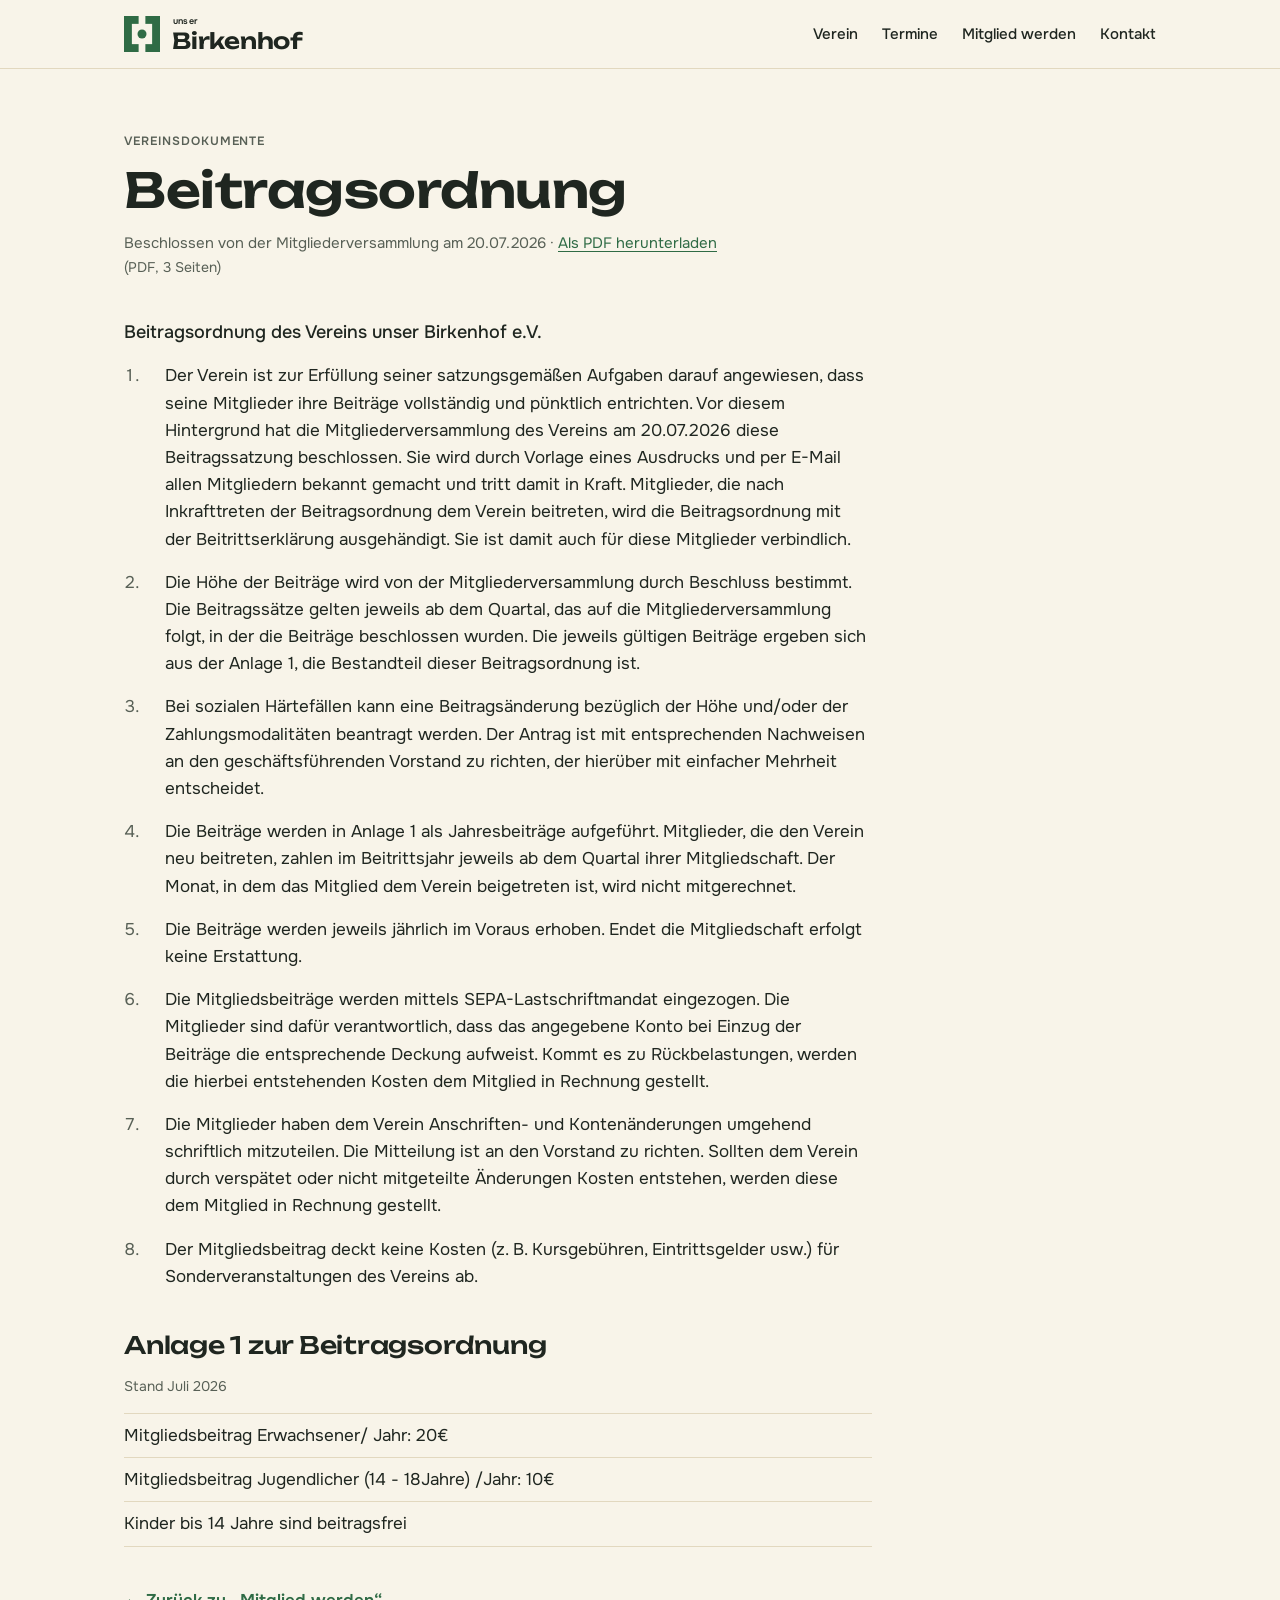
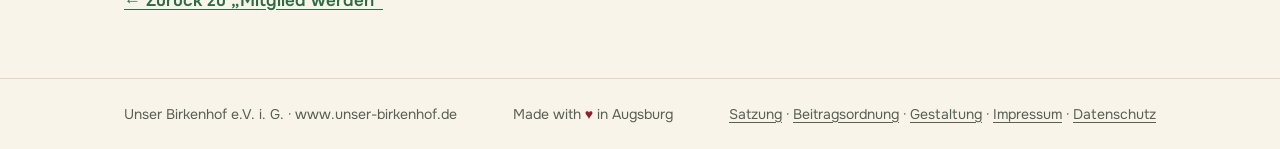
<file: beitragsordnung.html>
<!doctype html>
<html lang="de">
<head>
<meta charset="utf-8">
<meta name="viewport" content="width=device-width, initial-scale=1, viewport-fit=cover">
<link rel="icon" href="favicon.svg" type="image/svg+xml">
<title>Beitragsordnung · Unser Birkenhof</title>
<meta name="description" content="Unser Birkenhof – Verein der Hausgemeinschaft des Birkenhofs in Augsburg-Lechhausen.">
<style>
@font-face{font-family:"Unbounded";src:url("fonts/unbounded.woff2") format("woff2");font-weight:200 900;font-display:swap}
@font-face{font-family:"Onest";src:url("fonts/onest.woff2") format("woff2");font-weight:100 900;font-display:swap}
/* Layout: ein Onepager, linksbündig auf 1080px, Abschnitte durch Farbflächen getrennt; Fensterband als Abschluss */
:root{
  --kalk:#f8f4e9;--kalk-raised:#fffcf6;--linie:#e2d8bf;--putz:#f5e4b0;--putz-soft:#f9f0d6;--on-putz:#1f2620;
  --laden:#2f6b45;--laden-fest:#2f6b45;--on-laden:#ffffff;--laden-soft:#dcebdc;
  --ziegel:#6e5038;--on-ziegel:#ffffff;--ziegel-soft:#f8e0d3;--ink:#1f2620;--ink-muted:#586056;
  --focus:0 0 0 2px #f8f4e9,0 0 0 4px #2f6b45;
  --font-display:"Unbounded","Arial Black",sans-serif;--font-text:"Onest","Helvetica Neue",Arial,sans-serif;
  --s1:4px;--s2:8px;--s3:16px;--s4:24px;--s5:40px;--s6:64px;--max:1080px;
}
:root{color-scheme:light}
*{box-sizing:border-box}
html{scroll-behavior:smooth}
@media (prefers-reduced-motion:reduce){html{scroll-behavior:auto}}
body{margin:0;background:var(--kalk);color:var(--ink);font:400 17px/1.6 var(--font-text)}
a{color:var(--laden);text-underline-offset:3px}
a:focus-visible{outline:none;box-shadow:var(--focus)}
.wrap{max-width:var(--max);margin:0 auto;padding-inline:var(--s4)}
h1,h2,h3{font-family:var(--font-display);font-weight:600;text-wrap:balance;margin:0}
h2{font-size:clamp(28px,4vw,40px);line-height:1.1;letter-spacing:-.01em}
h3{font-size:20px;line-height:1.3;font-weight:500}
p{margin:0;max-width:62ch}
.label{font:600 12px/16px var(--font-text);letter-spacing:.08em;text-transform:uppercase;color:var(--ink-muted)}

/* Kopf */
.top{position:sticky;top:env(safe-area-inset-top,0px);z-index:5;background:var(--kalk);border-bottom:1px solid var(--linie)}
.top .wrap{display:flex;align-items:center;justify-content:space-between;gap:var(--s3);padding-block:var(--s3);flex-wrap:wrap}
.brand{display:flex;align-items:flex-end;gap:12px;text-decoration:none;color:var(--ink)}
.brand svg{color:var(--laden);flex:none}
.wm{font-family:var(--font-display);font-weight:600;font-size:22px;line-height:1;letter-spacing:-.01em}
.wm i{display:block;font:normal 600 9px/1 var(--font-text);letter-spacing:.02em;margin:0 0 4px 1px}
.wm small{font:600 11px/1 var(--font-text);margin-left:4px}
nav ul{list-style:none;margin:0;padding:0;display:flex;gap:var(--s4);flex-wrap:wrap}
nav a{color:var(--ink);text-decoration:none;font-weight:500;font-size:15px}
nav a:hover{color:var(--laden);text-decoration:underline}
@media (max-width:560px){nav ul{gap:var(--s2) var(--s3)}nav a{font-size:14px}}

/* Start */
.hero{background:var(--putz);color:var(--on-putz)}
.hero .wrap{padding-block:var(--s6) var(--s5);display:grid;gap:var(--s4)}
.hero h1{font-size:clamp(40px,8vw,88px);line-height:.95;letter-spacing:-.02em}
.hero .claim{font:500 clamp(20px,2.4vw,26px)/1.35 var(--font-text)}
.hero .label{color:var(--on-putz)}
.hero .wrap{grid-template-columns:minmax(0,1fr) minmax(0,1.05fr);align-items:end;padding-block:var(--s6) 0;gap:var(--s5)}
.hero-text{display:grid;gap:var(--s4);align-self:center;padding-bottom:var(--s5)}
.hero-bild{align-self:end;margin-bottom:-1px}
.hero-art{display:block;width:100%;height:auto}
@media (max-width:860px){.hero .wrap{grid-template-columns:1fr;padding-block:var(--s5) 0}.hero-text{padding-bottom:0}}
.hero-art .fassade{fill:var(--putz)}
.hero-art .traufe{fill:#1f2620;opacity:.18}
.hero-art .schatten{fill:#1f2620;opacity:.08}
.hero-art .boden{fill:#1f2620;opacity:.14}
.hero-art .tor-hinweis text{font:500 12px var(--font-text);letter-spacing:.02em}
.hero-art .tor-hinweis text{fill:#1f2620;opacity:.55}
.hero-art .pfeil{fill:none;stroke:#1f2620;stroke-width:1.2;opacity:.45}
.hero-art .tor-hinweis{transition:opacity .3s}
.hero-art:has(.tor:hover) .tor-hinweis,.hero-art:has(.tor.offen) .tor-hinweis{opacity:0}
.hero-art .laden{fill:var(--laden-fest)}
.hero-art .rahmen{fill:#fbfaf5}
.hero-art .bank{fill:#c9c4b4}
.hero-art .glas{fill:#3e4b4f}
.hero-art .spiegel{fill:#fff;opacity:.10}
.hero-art .krone{fill:var(--laden-fest)}
.hero-art .krone2{fill:#3b7d52}
.hero-art .stamm{fill:#fbfaf5}
.hero-art .ritz{fill:#1f2620}
.hero-art .tor{--tor:#6e5038;--tor-hell:#9a7756;--tor-dunkel:#3d2c1f;cursor:pointer}
.hero-art .tor .tor{fill:var(--tor)}
.hero-art .tor-dunkel{fill:var(--tor-dunkel)}
.hero-art .tor-linie{stroke:var(--tor-hell);stroke-width:2;fill:none}
.hero-art .tor-fuge{fill:none;stroke:var(--tor-dunkel);stroke-width:2}
.hero-art .stein{fill:#d6ccb2}
.hero-art .bein{fill:#1f2620}
.hero-art .fluegel{transform-box:fill-box;transition:transform .7s cubic-bezier(.3,.7,.2,1)}
.hero-art .fl-l{transform-origin:left center}
.hero-art .fl-r{transform-origin:right center}
.hero-art .tor:hover .fluegel,.hero-art .tor.offen .fluegel{transform:scaleX(.1)}
.hero-art .mensch{transform-box:fill-box;transform-origin:50% 100%}
.hero-art .jubel{opacity:0}
.hero-art .tor:hover .unten,.hero-art .tor.offen .unten{opacity:0;transition:opacity 0s .45s}
.hero-art .tor:hover .j1,.hero-art .tor.offen .j1{animation:winken .5s steps(1) .45s infinite}
.hero-art .tor:hover .j2,.hero-art .tor.offen .j2{animation:winken .5s steps(1) .7s infinite}
.hero-art .tor:hover .mensch,.hero-art .tor.offen .mensch{animation:jubelsprung .5s ease-in-out .5s infinite alternate}
.hero-art .tor:hover .m1,.hero-art .tor.offen .m1{animation-delay:.6s}
.hero-art .tor:hover .m2,.hero-art .tor.offen .m2{animation-delay:.75s;animation-duration:.42s}
.hero-art .tor:hover .m3,.hero-art .tor.offen .m3{animation-delay:.55s;animation-duration:.55s}
.hero-art .tor:hover .hopp2,.hero-art .tor.offen .hopp2{animation-delay:.68s}
@keyframes winken{0%{opacity:1}50%{opacity:0}}
@keyframes jubelsprung{from{transform:translateY(0)}to{transform:translateY(-5px)}}
.spiel-start{justify-self:start;font:500 14px/1.4 var(--font-text);color:var(--ink-muted);background:none;border:0;padding:0;cursor:pointer;text-decoration:underline;text-decoration-color:rgba(31,38,32,.3);text-underline-offset:4px}
.spiel-start:hover{color:var(--ink);text-decoration-color:currentColor}
.hero-art .nachbar{opacity:0;transform:translateY(8px);transition:opacity .15s,transform .2s}
.hero-art .fenster.da .nachbar{opacity:1;transform:none}
.hero-art .fenster.da .winkarm{transform-box:fill-box;transform-origin:50% 100%;animation:wink .3s ease-in-out infinite alternate}
@keyframes wink{from{transform:rotate(-14deg)}to{transform:rotate(14deg)}}
.hero-art .hallo{font:700 13px var(--font-text);fill:#1f2620;opacity:0;transition:opacity .2s}
.hero-art .fenster.gegruesst .hallo{opacity:1}
.hero-art .spiel-status{font:600 14px var(--font-text);fill:#1f2620}
.hero-art.spielt .fenster{cursor:pointer}
.hero-art .ld{transform-box:fill-box}
.hero-art .ld-l{transform-origin:right center}
.hero-art .ld-r{transform-origin:left center}
.hero-art .fenster{cursor:pointer}
.hero-art .fenster.klapp .ld{animation:laden 2.2s cubic-bezier(.4,0,.3,1)}
@keyframes laden{0%{transform:scaleX(1)}30%,65%{transform:scaleX(-1);filter:brightness(.82)}100%{transform:scaleX(1)}}

section.block{border-top:1px solid var(--linie)}
section.block .wrap{padding-block:var(--s6);display:grid;gap:var(--s5)}
.head{display:grid;gap:var(--s3)}

/* Ziele */
.ziele{display:grid;grid-template-columns:repeat(auto-fit,minmax(240px,1fr));gap:var(--s4)}
.ziel{background:transparent;border-top:1px solid var(--ink);padding:var(--s4) 0 0;display:grid;gap:var(--s3);align-content:start;min-width:0}
.tag{display:inline-flex;align-items:center;gap:var(--s2);justify-self:start;font:600 12px/16px var(--font-text);letter-spacing:.08em;text-transform:uppercase;padding:0;background:none;color:var(--ink-muted)}
.tag::before{content:"";width:8px;height:8px;background:currentColor}
.tag.hof::before{border-radius:50%}
.tag.haus::before{transform:rotate(45deg)}

/* Termine */
.alt{border-top:1px solid var(--linie)}
.events:empty{display:none}
[hidden]{display:none!important}
.events{list-style:none;margin:0;padding:0;display:grid;gap:var(--s3)}
.event{display:grid;grid-template-columns:120px 1fr;gap:var(--s4);padding:var(--s4) 0;border-top:1px solid var(--linie)}
.event .date{font-family:var(--font-display);font-weight:600;font-size:28px;line-height:1;font-variant-numeric:tabular-nums}
.event .date span{display:block;font:600 12px/16px var(--font-text);letter-spacing:.08em;text-transform:uppercase;color:var(--ink-muted);margin-top:var(--s2)}
.event .body{display:grid;gap:var(--s2);min-width:0}
.event dl{margin:0;display:flex;flex-wrap:wrap;gap:var(--s1) var(--s4);font-size:15px}
.event dt{font:600 12px/24px var(--font-text);letter-spacing:.08em;text-transform:uppercase;color:var(--ink-muted);margin-right:var(--s1)}
.event dd{margin:0}
.event dl div{display:flex}
.empty{padding:var(--s4) 0;display:grid;gap:var(--s2);border-top:1px solid var(--linie);border-bottom:1px solid var(--linie)}
@media (max-width:560px){.event{grid-template-columns:1fr;gap:var(--s3)}}

/* Mitglied werden */
.mitglied{display:grid;grid-template-columns:repeat(auto-fit,minmax(260px,1fr));gap:var(--s5);align-items:start}
.preise{list-style:none;margin:0;padding:0;display:grid}
.preise li{display:flex;justify-content:space-between;align-items:baseline;gap:var(--s3);padding:var(--s3) 0;border-top:1px solid var(--linie);flex-wrap:wrap}
.preise li:last-child{border-bottom:1px solid var(--linie)}
.preise strong{font:600 clamp(18px,4.6vw,24px)/1.2 var(--font-display);font-variant-numeric:tabular-nums;white-space:nowrap}
.preise li > span{min-width:0}
@media (max-width:560px){.preise li,.dokumente li{flex-wrap:nowrap}.dokumente .hinweis{font-size:12px;text-align:right}}
.cta{display:grid;gap:var(--s3);justify-items:start}
.dokumente{display:grid;gap:var(--s2);margin-top:var(--s3);width:100%}
.dokumente ul{list-style:none;margin:0;padding:0;display:grid}
.dokumente li{display:flex;justify-content:space-between;align-items:baseline;gap:var(--s3);padding:var(--s2) 0;border-top:1px solid var(--linie);flex-wrap:wrap}
.dokumente li:last-child{border-bottom:1px solid var(--linie)}
.dokumente a{font-weight:600}
.dokumente a:first-child::before{content:"→ ";font-weight:400}
.dokumente a.hinweis{font-weight:400;color:var(--ink-muted)}
.dokumente a.hinweis::before{content:"↓ "}
.button{display:inline-flex;align-items:center;gap:var(--s2);font:600 16px/20px var(--font-text);padding:14px var(--s4);background:var(--laden);color:var(--on-laden);text-decoration:none;border:2px solid var(--laden)}
.button:hover{background:var(--ink);border-color:var(--ink);color:var(--kalk)}
.button:focus-visible{outline:none;box-shadow:var(--focus)}
.hinweis{font:400 14px/1.5 var(--font-text);color:var(--ink-muted)}

/* Kontakt */
.kontakt{display:grid;grid-template-columns:repeat(auto-fit,minmax(240px,1fr));gap:var(--s4)}
.kontakt > div{display:grid;gap:var(--s2);align-content:start}
.mail{font:600 clamp(18px,2.4vw,24px)/1.3 var(--font-display);word-break:break-word}
.people{list-style:none;margin:0;padding:0;display:grid;gap:var(--s2)}
.people li{display:flex;justify-content:space-between;gap:var(--s3);border-bottom:1px solid var(--linie);padding-bottom:var(--s2);flex-wrap:wrap}
.people span{color:var(--ink-muted)}
.rot{background:var(--ziegel);color:var(--on-ziegel);border-top:0}
.rot .label,.rot .people span{color:var(--on-ziegel);opacity:.8}
.rot .mail{color:var(--on-ziegel)}
.rot .people li{border-bottom-color:color-mix(in srgb,currentColor 35%,transparent)}
.rot a:focus-visible{box-shadow:0 0 0 2px var(--ziegel),0 0 0 4px var(--on-ziegel)}

/* Rechtliches */
.legal{border-top:1px solid var(--linie)}
.legal .wrap{padding-block:var(--s5);display:grid;grid-template-columns:minmax(0,1fr) minmax(0,2fr);gap:var(--s5)}
@media (max-width:760px){.legal .wrap{grid-template-columns:1fr}}
.legal h3{font:600 15px/1.4 var(--font-text);margin-top:var(--s2)}
.legal h2{font-size:22px}
.legal p,.legal address{font-size:15px;font-style:normal}
.legal > .wrap > div{display:grid;gap:var(--s3);align-content:start}
.ph{background:var(--putz-soft);color:var(--ink);padding:0 4px;font-weight:600}

footer{border-top:1px solid var(--linie);color:var(--ink-muted)}
footer .wrap{padding-block:var(--s4);display:flex;justify-content:space-between;gap:var(--s3);flex-wrap:wrap;font-size:14px}
footer a{color:var(--ink-muted)}
.legal.page{border-top:0}
.legal.page .wrap{padding-block:var(--s6)}
.pagehead{padding-block:var(--s6) 0;display:grid;gap:var(--s3)}
.pagehead h1{font-size:clamp(32px,5vw,48px);line-height:1.05;letter-spacing:-.01em}
.heart{color:#8e1f2f}
.doc{padding-block:0 var(--s6);display:grid;gap:var(--s5)}
.docmeta{color:var(--ink-muted);font-size:15px}
.toc{border-top:1px solid var(--linie);border-bottom:1px solid var(--linie);padding:var(--s3) 0;max-width:68ch}
.toc summary{cursor:pointer;font:600 12px/16px var(--font-text);letter-spacing:.08em;text-transform:uppercase;color:var(--ink-muted)}
.toc ol{list-style:none;margin:var(--s3) 0 0;padding:0;columns:2 260px;column-gap:var(--s5)}
.toc li{break-inside:avoid;padding:3px 0;font-size:15px}
.toc a{color:var(--ink);text-decoration:none}.toc a:hover{color:var(--laden);text-decoration:underline}
.doctext{display:grid;gap:var(--s3);max-width:68ch}
.doctext .para{display:grid;gap:var(--s3);scroll-margin-top:96px;padding-top:var(--s4)}
.doctext h2{font-size:clamp(20px,2.4vw,24px);line-height:1.25;font-weight:500}
.doctext h2 span{color:var(--laden);font-weight:600;margin-right:6px}
.doctext p{max-width:none}
.doctext .abs,.doctext .li{display:grid;grid-template-columns:2.2em 1fr;gap:4px}
.doctext .li{padding-left:2.2em}
.doctext .abs + .li,.doctext p + .li{margin-top:-6px}
.doctext .nr{font-variant-numeric:tabular-nums;color:var(--ink-muted)}
.doctext .lead-doc{font:500 18px/1.5 var(--font-text)}
.doctext .ort{margin-top:var(--s4);color:var(--ink-muted)}
.anlage{list-style:none;margin:0;padding:0;display:grid}
.anlage li{padding:var(--s2) 0;border-top:1px solid var(--linie)}.anlage li:last-child{border-bottom:1px solid var(--linie)}
.docback a{font-weight:600}
</style>

</head>
<body>
<header class="top">
  <div class="wrap">
    <a class="brand" href="index.html" aria-label="Unser Birkenhof, zum Seitenanfang">
      <svg viewBox="0 0 64 64" width="36" height="36" aria-hidden="true"><mask id="bm"><rect width="64" height="64" fill="#fff"/><rect x="14" y="14" width="36" height="36" fill="#000"/><rect x="26" y="49" width="12" height="16" fill="#000"/><rect x="26" y="-1" width="12" height="16" fill="#000"/><circle cx="32" cy="32" r="8" fill="#fff"/></mask><rect width="64" height="64" fill="currentColor" mask="url(#bm)"/></svg>
      <span class="wm"><i>unser</i>Birkenhof</span>
    </a>
    <nav aria-label="Hauptnavigation">
      <ul>
        <li><a href="index.html#verein">Verein</a></li>
        <li><a href="index.html#termine">Termine</a></li>
        <li><a href="index.html#mitglied">Mitglied werden</a></li>
        <li><a href="index.html#kontakt">Kontakt</a></li>
      </ul>
    </nav>
  </div>
</header>

<main>
  <div class="wrap doc">
    <div class="pagehead">
      <span class="label">Vereinsdokumente</span>
      <h1>Beitragsordnung</h1>
      <p class="docmeta">Beschlossen von der Mitgliederversammlung am 20.07.2026 · <a href="dokumente/beitragsordnung-unser-birkenhof.pdf" target="_blank" rel="noopener">Als PDF herunterladen</a> <span class="hinweis">(PDF, 3 Seiten)</span></p>
    </div>
    
    <article class="doctext">
<p class="lead-doc">Beitragsordnung des Vereins unser Birkenhof e.V.</p>
<p class="abs"><span class="nr">1.</span> Der Verein ist zur Erfüllung seiner satzungsgemäßen Aufgaben darauf angewiesen, dass seine Mitglieder ihre Beiträge vollständig und pünktlich entrichten. Vor diesem Hintergrund hat die Mitgliederversammlung des Vereins am 20.07.2026 diese Beitragssatzung beschlossen. Sie wird durch Vorlage eines Ausdrucks und per E-Mail allen Mitgliedern bekannt gemacht und tritt damit in Kraft. Mitglieder, die nach Inkrafttreten der Beitragsordnung dem Verein beitreten, wird die Beitragsordnung mit der Beitrittserklärung ausgehändigt. Sie ist damit auch für diese Mitglieder verbindlich.</p>
<p class="abs"><span class="nr">2.</span> Die Höhe der Beiträge wird von der Mitgliederversammlung durch Beschluss bestimmt. Die Beitragssätze gelten jeweils ab dem Quartal, das auf die Mitgliederversammlung folgt, in der die Beiträge beschlossen wurden. Die jeweils gültigen Beiträge ergeben sich aus der Anlage 1, die Bestandteil dieser Beitragsordnung ist.</p>
<p class="abs"><span class="nr">3.</span> Bei sozialen Härtefällen kann eine Beitragsänderung bezüglich der Höhe und/oder der Zahlungsmodalitäten beantragt werden. Der Antrag ist mit entsprechenden Nachweisen an den geschäftsführenden Vorstand zu richten, der hierüber mit einfacher Mehrheit entscheidet.</p>
<p class="abs"><span class="nr">4.</span> Die Beiträge werden in Anlage 1 als Jahresbeiträge aufgeführt. Mitglieder, die den Verein neu beitreten, zahlen im Beitrittsjahr jeweils ab dem Quartal ihrer Mitgliedschaft. Der Monat, in dem das Mitglied dem Verein beigetreten ist, wird nicht mitgerechnet.</p>
<p class="abs"><span class="nr">5.</span> Die Beiträge werden jeweils jährlich im Voraus erhoben. Endet die Mitgliedschaft erfolgt keine Erstattung.</p>
<p class="abs"><span class="nr">6.</span> Die Mitgliedsbeiträge werden mittels SEPA-Lastschriftmandat eingezogen. Die Mitglieder sind dafür verantwortlich, dass das angegebene Konto bei Einzug der Beiträge die entsprechende Deckung aufweist. Kommt es zu Rückbelastungen, werden die hierbei entstehenden Kosten dem Mitglied in Rechnung gestellt.</p>
<p class="abs"><span class="nr">7.</span> Die Mitglieder haben dem Verein Anschriften- und Kontenänderungen umgehend schriftlich mitzuteilen. Die Mitteilung ist an den Vorstand zu richten. Sollten dem Verein durch verspätet oder nicht mitgeteilte Änderungen Kosten entstehen, werden diese dem Mitglied in Rechnung gestellt.</p>
<p class="abs"><span class="nr">8.</span> Der Mitgliedsbeitrag deckt keine Kosten (z. B. Kursgebühren, Eintrittsgelder usw.) für Sonderveranstaltungen des Vereins ab.</p>
<section class="para" id="anlage1"><h2>Anlage 1 zur Beitragsordnung</h2><p class="hinweis">Stand Juli 2026</p>
<ul class="anlage"><li>Mitgliedsbeitrag Erwachsener/ Jahr: 20€</li><li>Mitgliedsbeitrag Jugendlicher (14 - 18Jahre) /Jahr: 10€</li><li>Kinder bis 14 Jahre sind beitragsfrei</li></ul></section>
    </article>
    <p class="docback"><a href="index.html#mitglied">← Zurück zu „Mitglied werden“</a></p>
  </div>
</main>
<footer>
  <div class="wrap">
    <span>Unser Birkenhof e.V. i. G. · www.unser-birkenhof.de</span>
    <span>Made with <span class="heart" aria-label="Liebe">♥</span> in Augsburg</span>
    <span><a href="satzung.html">Satzung</a> · <a href="beitragsordnung.html">Beitragsordnung</a> · <a href="design.html">Gestaltung</a> · <a href="impressum.html#impressum">Impressum</a> · <a href="impressum.html#datenschutz">Datenschutz</a></span>
  </div>
</footer>
</body>
</html>
</file>
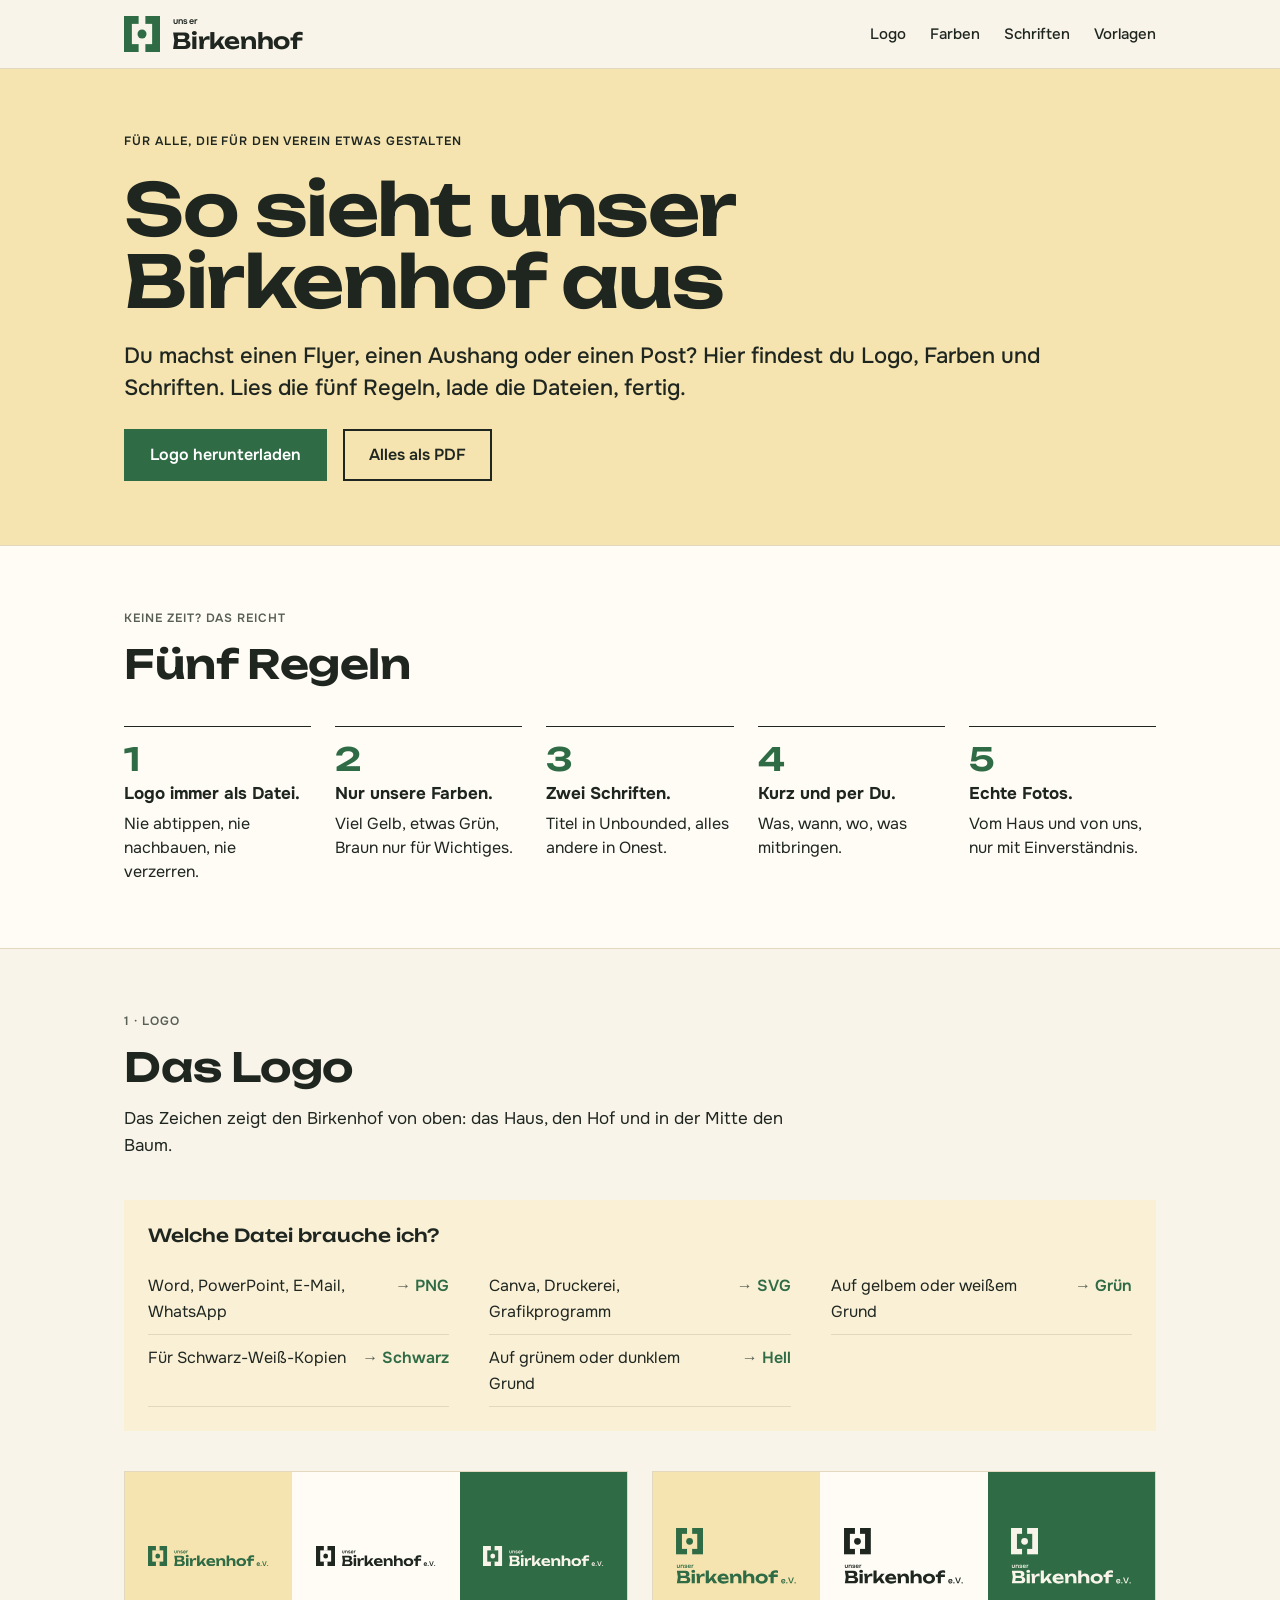
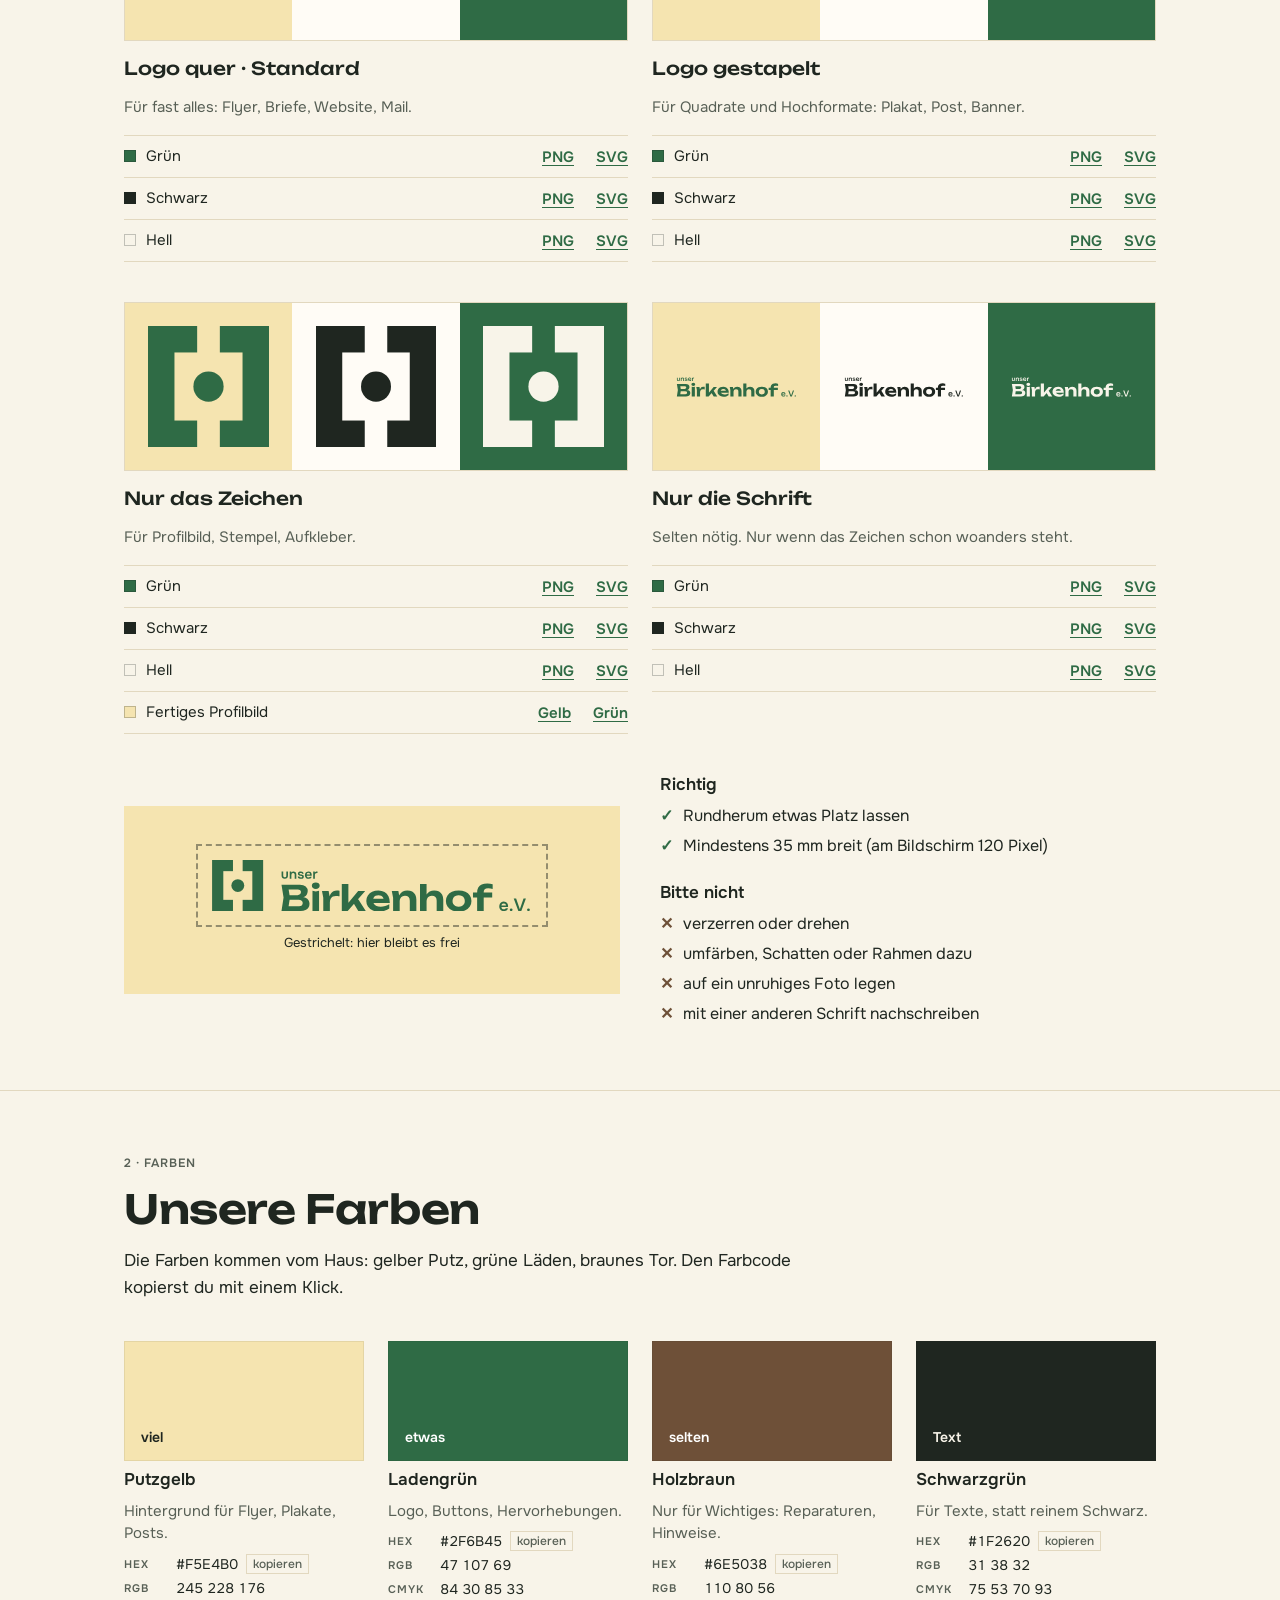
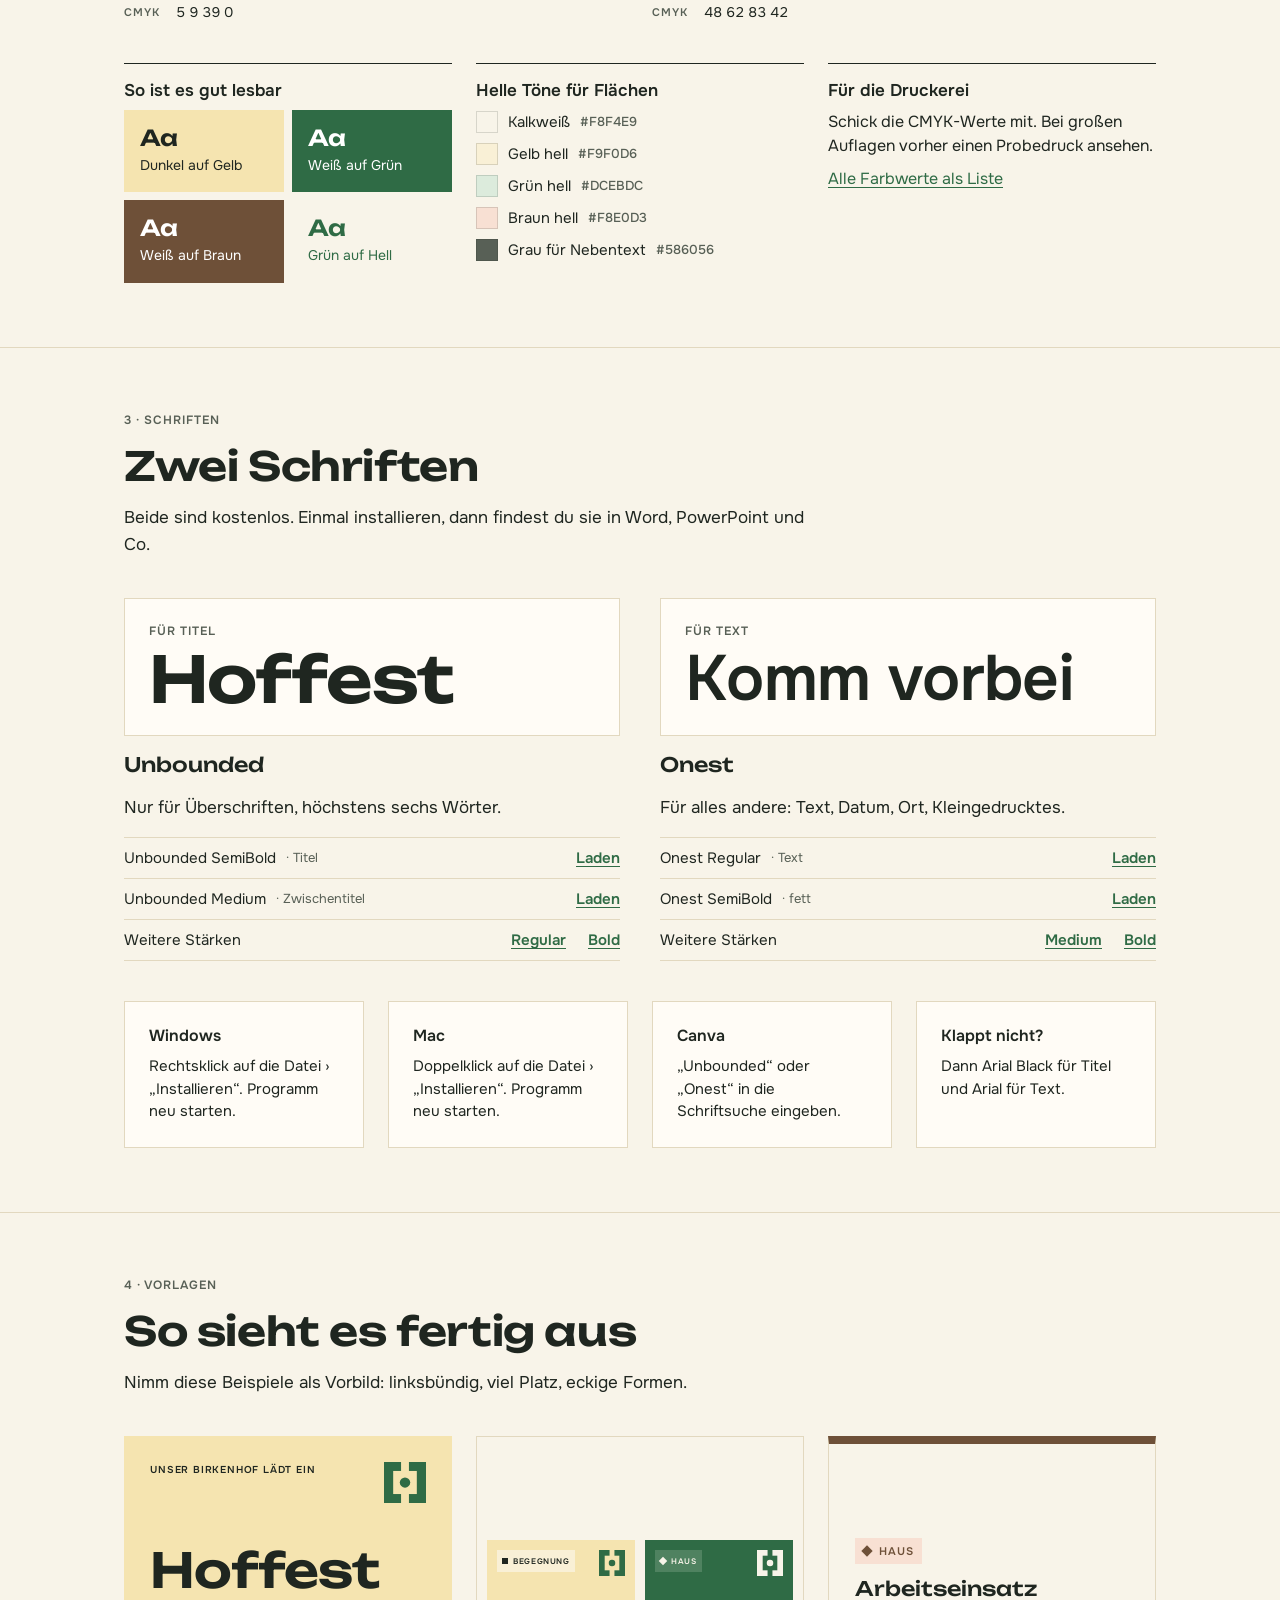
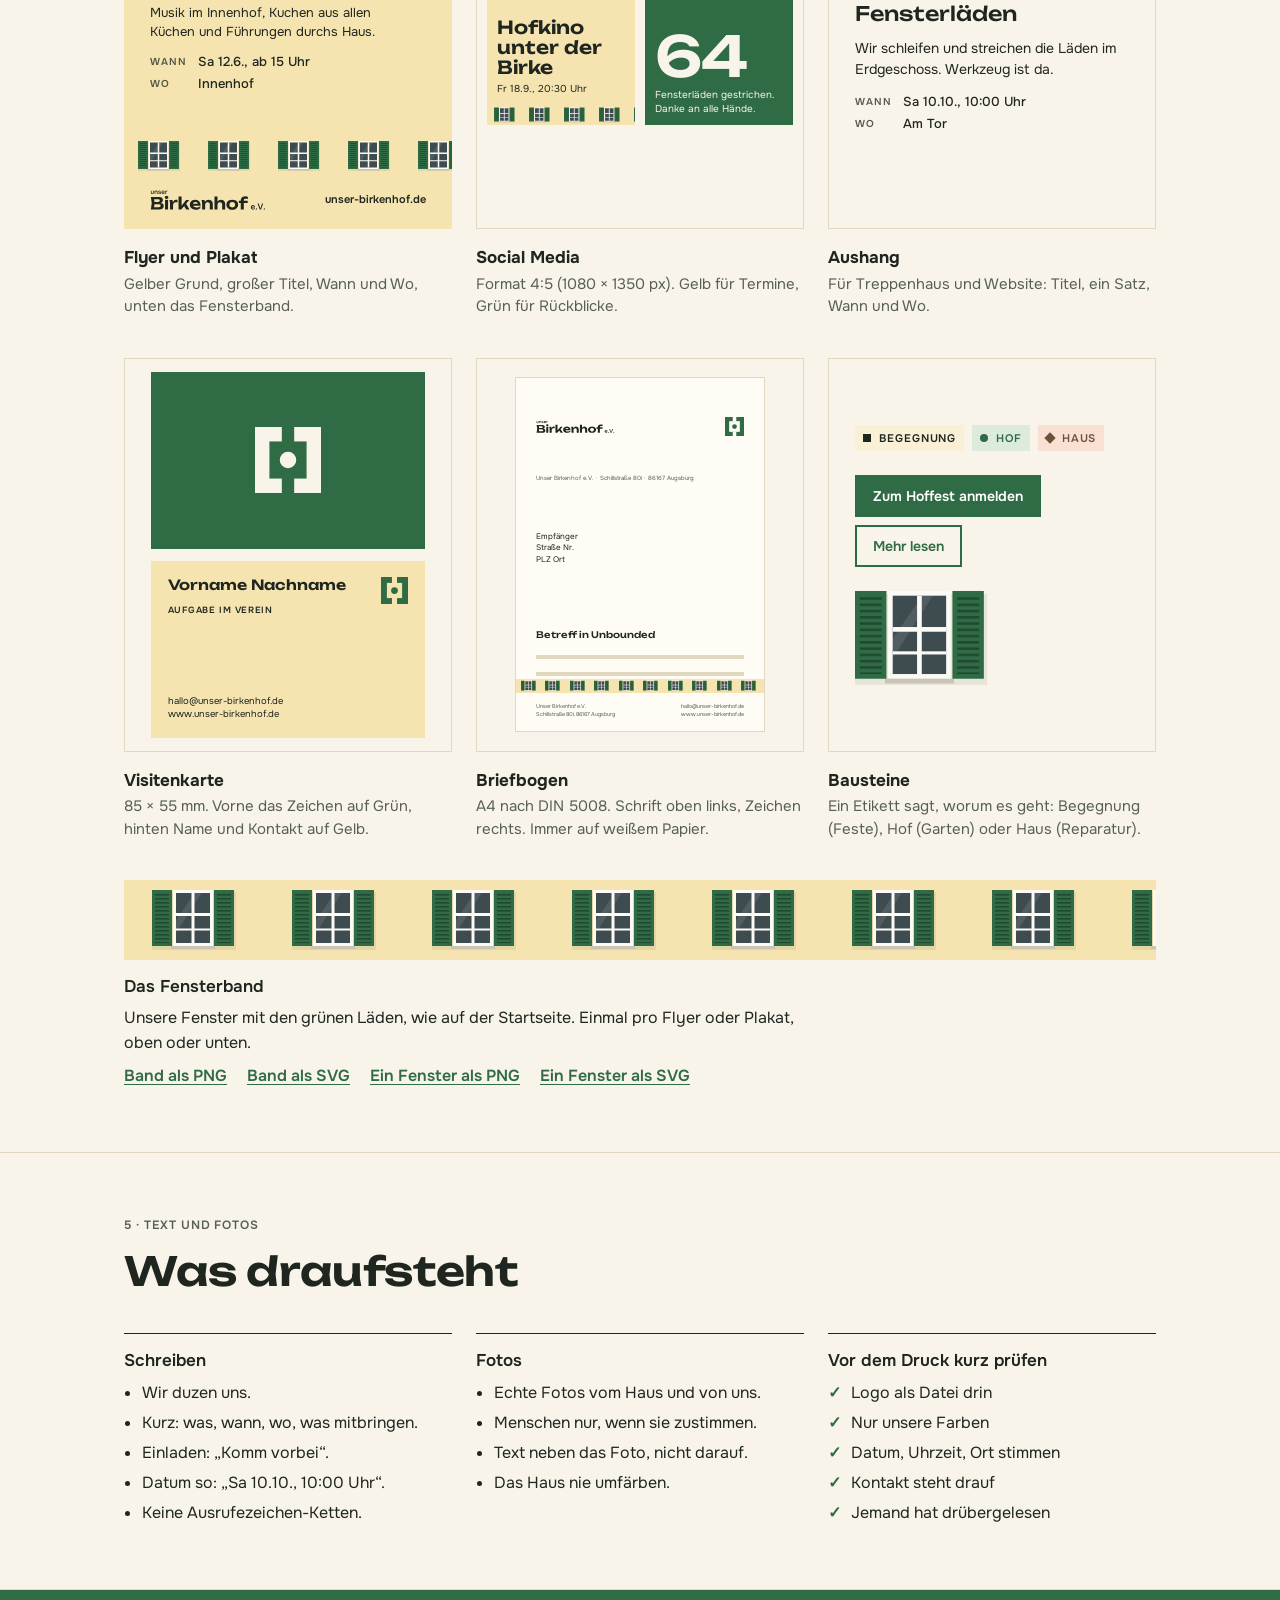
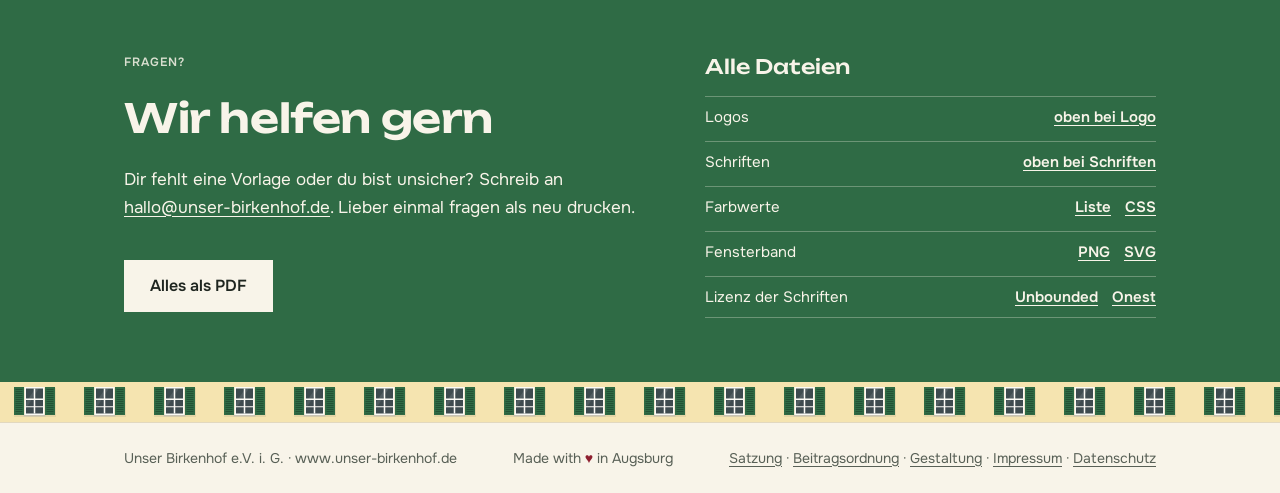
<file: design.html>
<!doctype html>
<html lang="de">
<head>
<meta charset="utf-8">
<meta name="viewport" content="width=device-width, initial-scale=1, viewport-fit=cover">
<link rel="icon" href="favicon.svg" type="image/svg+xml">
<title>Gestaltung · Unser Birkenhof</title>
<meta name="description" content="Logo, Farben und Schriften von Unser Birkenhof e.V. zum Herunterladen – für alle, die für den Verein gestalten.">
<meta name="robots" content="noindex, nofollow">
<style>
@font-face{font-family:"Unbounded";src:url("fonts/unbounded.woff2") format("woff2");font-weight:200 900;font-display:swap}
@font-face{font-family:"Onest";src:url("fonts/onest.woff2") format("woff2");font-weight:100 900;font-display:swap}
:root{
  --kalk:#f8f4e9;--kalk-raised:#fffcf6;--linie:#e2d8bf;--putz:#f5e4b0;--putz-soft:#f9f0d6;--on-putz:#1f2620;
  --laden:#2f6b45;--laden-fest:#2f6b45;--on-laden:#ffffff;--laden-soft:#dcebdc;
  --ziegel:#6e5038;--on-ziegel:#ffffff;--ziegel-soft:#f8e0d3;--ink:#1f2620;--ink-muted:#586056;
  --focus:0 0 0 2px #f8f4e9,0 0 0 4px #2f6b45;
  --font-display:"Unbounded","Arial Black",sans-serif;--font-text:"Onest","Helvetica Neue",Arial,sans-serif;
  --s1:4px;--s2:8px;--s3:16px;--s4:24px;--s5:40px;--s6:64px;--max:1080px;
  color-scheme:light
}
*{box-sizing:border-box}
html{scroll-behavior:smooth}
@media (prefers-reduced-motion:reduce){html{scroll-behavior:auto}}
body{margin:0;background:var(--kalk);color:var(--ink);font:400 17px/1.6 var(--font-text)}
a{color:var(--laden);text-underline-offset:3px}
a:focus-visible{outline:none;box-shadow:var(--focus)}
.wrap{max-width:var(--max);margin:0 auto;padding-inline:var(--s4)}
@media (max-width:560px){.wrap{padding-inline:var(--s3)}}
h1,h2,h3{font-family:var(--font-display);font-weight:600;text-wrap:balance;margin:0}
h2{font-size:clamp(28px,4vw,40px);line-height:1.1;letter-spacing:-.01em}
h3{font-size:20px;line-height:1.3;font-weight:500}
p{margin:0;max-width:62ch}
.label{font:600 12px/16px var(--font-text);letter-spacing:.08em;text-transform:uppercase;color:var(--ink-muted)}

/* Kopf */
.top{position:sticky;top:0;z-index:5;background:var(--kalk);border-bottom:1px solid var(--linie)}
.top .wrap{display:flex;align-items:center;justify-content:space-between;gap:var(--s3);padding-block:var(--s3);flex-wrap:wrap}
.brand{display:flex;align-items:flex-end;gap:12px;text-decoration:none;color:var(--ink)}
.brand svg{color:var(--laden);flex:none}
.wm{font-family:var(--font-display);font-weight:600;font-size:22px;line-height:1;letter-spacing:-.01em}
.wm i{display:block;font:normal 600 9px/1 var(--font-text);letter-spacing:.02em;margin:0 0 4px 1px}
nav ul{list-style:none;margin:0;padding:0;display:flex;gap:var(--s4);flex-wrap:wrap}
nav a{color:var(--ink);text-decoration:none;font-weight:500;font-size:15px}
nav a:hover{color:var(--laden);text-decoration:underline}
@media (max-width:560px){nav ul{gap:var(--s2) var(--s3)}nav a{font-size:14px}}

/* Titel */
.hero{background:var(--putz);color:var(--on-putz)}
.hero .wrap{padding-block:var(--s6);display:grid;gap:var(--s4)}
.hero h1{font-size:clamp(36px,7vw,72px);line-height:1;letter-spacing:-.02em}
.hero .label{color:var(--on-putz)}
.lead{font:500 clamp(18px,2.2vw,22px)/1.45 var(--font-text)}
.aktionen{display:flex;flex-wrap:wrap;gap:var(--s3);align-items:center}
.button{display:inline-flex;align-items:center;gap:var(--s2);font:600 16px/20px var(--font-text);padding:14px var(--s4);background:var(--laden);color:var(--on-laden);text-decoration:none;border:2px solid var(--laden)}
.button:hover{background:var(--ink);border-color:var(--ink);color:var(--kalk)}
.button:focus-visible{outline:none;box-shadow:var(--focus)}
.button.zwei{background:transparent;color:var(--ink);border-color:var(--ink)}
.button.zwei:hover{background:var(--ink);color:var(--kalk)}
.hinweis{font:400 14px/1.5 var(--font-text);color:var(--ink-muted)}
.hero .hinweis{color:var(--on-putz)}
.inhalt{list-style:none;margin:0;padding:0;display:flex;flex-wrap:wrap;gap:var(--s2) var(--s4);font-size:15px}
.inhalt a{color:var(--on-putz);font-weight:600}

section.block{border-top:1px solid var(--linie);scroll-margin-top:72px}
section.block > .wrap{padding-block:var(--s6);display:grid;gap:var(--s5)}
.head{display:grid;gap:var(--s3)}
.nr{font-family:var(--font-display);color:var(--laden);margin-right:10px}

/* Regeln */
.regeln{display:grid;grid-template-columns:repeat(auto-fit,minmax(240px,1fr));gap:var(--s4)}
.regel{border-top:1px solid var(--ink);padding-top:var(--s3);display:grid;gap:var(--s2);align-content:start}
.regel h3{font-size:17px;font-family:var(--font-text);font-weight:600}
.regel p{font-size:16px;line-height:1.55}
ul.punkte{margin:0;padding-left:1.1em;display:grid;gap:6px;font-size:16px;line-height:1.5}
ul.nein{list-style:none;padding:0}
ul.nein li::before{content:"✕";color:var(--ziegel);font-weight:700;margin-right:10px}
ul.ja{list-style:none;padding:0}
ul.ja li::before{content:"✓";color:var(--laden);font-weight:700;margin-right:10px}

/* Logos */
.logos{display:grid;grid-template-columns:repeat(2,minmax(0,1fr));gap:var(--s5) var(--s4)}
@media (max-width:760px){.logos{grid-template-columns:1fr}}
.logo-karte{display:grid;gap:var(--s3);align-content:start;min-width:0}
.buehne{display:grid;grid-template-columns:repeat(3,1fr);border:1px solid var(--linie)}
.buehne div{aspect-ratio:1/1;display:grid;place-items:center;padding:14%}
.buehne img{width:100%;height:auto;max-height:100%;display:block}
.buehne .b1{background:var(--putz)}.buehne .b2{background:var(--kalk-raised)}.buehne .b3{background:var(--laden-fest)}
.logo-karte h3{font-size:18px}
.logo-karte p{font-size:15px;line-height:1.5;color:var(--ink-muted)}
.dl{list-style:none;margin:0;padding:0;display:grid;font-size:15px}
.dl li{display:flex;justify-content:space-between;align-items:baseline;gap:var(--s3);padding:var(--s2) 0;border-top:1px solid var(--linie)}
.dl li:last-child{border-bottom:1px solid var(--linie)}
.dl span{display:flex;align-items:center;gap:10px}
.dl .farbe{width:12px;height:12px;flex:none;border:1px solid rgba(31,38,32,.25)}
.dl a{font-weight:600;white-space:nowrap}
.dl a + a{margin-left:12px}

.schutz{display:grid;grid-template-columns:minmax(0,1fr) minmax(0,1fr);gap:var(--s5);align-items:center}
@media (max-width:760px){.schutz{grid-template-columns:1fr}}
.schutz figure{margin:0;background:var(--putz);padding:var(--s5);display:grid;place-items:center}
.schutz figure div{outline:2px dashed rgba(31,38,32,.45);outline-offset:0;padding:14px;max-width:100%}
.schutz figure img{display:block;width:320px;max-width:100%;height:auto}
.schutz figcaption{font-size:13px;margin-top:var(--s2);color:var(--on-putz)}

/* Farben */
.farben{display:grid;grid-template-columns:repeat(auto-fit,minmax(220px,1fr));gap:var(--s4)}
.farbe-k{display:grid;gap:var(--s2);align-content:start;min-width:0}
.feld{height:120px;display:flex;align-items:flex-end;padding:var(--s3);font:600 14px/1 var(--font-text);border:1px solid rgba(31,38,32,.08)}
.farbe-k.klein .feld{height:72px}
.farben.hell{grid-template-columns:repeat(5,minmax(0,1fr))}
@media (max-width:900px){.farben.hell{grid-template-columns:repeat(auto-fit,minmax(190px,1fr))}}
.farbe-k h3{font:600 17px/1.3 var(--font-text)}
.farbe-k p{font-size:15px;line-height:1.5;color:var(--ink-muted)}
.werte{margin:0;display:grid;grid-template-columns:auto 1fr;gap:2px var(--s3);font-size:14px;font-variant-numeric:tabular-nums}
.werte dt{font:600 11px/22px var(--font-text);letter-spacing:.08em;text-transform:uppercase;color:var(--ink-muted)}
.werte dd{margin:0;line-height:22px;display:flex;gap:8px;align-items:center}
.kopie{font:500 12px/1 var(--font-text);background:none;border:1px solid var(--linie);color:var(--ink-muted);padding:3px 6px;cursor:pointer}
.kopie:hover{border-color:var(--ink);color:var(--ink)}
.kopie:focus-visible{outline:none;box-shadow:var(--focus)}
.anteil{display:flex;height:56px;border:1px solid var(--linie)}
.anteil div{display:flex;align-items:flex-end;padding:8px 10px;font:600 12px/1.2 var(--font-text)}
.paare{display:grid;grid-template-columns:repeat(auto-fit,minmax(150px,1fr));gap:var(--s2)}
.paar{padding:var(--s3);display:grid;gap:4px;font-size:14px}
.paar strong{font:600 22px/1.1 var(--font-display)}

/* Schriften */
.schriften{display:grid;grid-template-columns:repeat(auto-fit,minmax(300px,1fr));gap:var(--s5)}
.schrift{display:grid;gap:var(--s3);align-content:start;min-width:0}
.probe{background:var(--kalk-raised);border:1px solid var(--linie);padding:var(--s4);display:grid;gap:var(--s2);overflow:hidden}
.probe .gross{font-size:clamp(40px,6vw,64px);line-height:1;letter-spacing:-.02em}
.probe .abc{font-size:18px;line-height:1.5;word-break:break-all}
.f-display{font-family:var(--font-display);font-weight:600}
.f-text{font-family:var(--font-text)}
.hierarchie{display:grid;border-top:1px solid var(--ink)}
.hierarchie > div{display:grid;grid-template-columns:200px minmax(0,1fr);gap:var(--s4);padding:var(--s3) 0;border-bottom:1px solid var(--linie);align-items:baseline}
@media (max-width:640px){.hierarchie > div{grid-template-columns:1fr;gap:var(--s1)}}
.hierarchie .meta{font-size:13px;color:var(--ink-muted);line-height:1.4}
.hierarchie .meta b{display:block;color:var(--ink);font-size:14px}
.anleitung{display:grid;grid-template-columns:repeat(auto-fit,minmax(220px,1fr));gap:var(--s4)}
.anleitung > div{background:var(--kalk-raised);border:1px solid var(--linie);padding:var(--s4);display:grid;gap:var(--s2);align-content:start}
.anleitung h3{font:600 16px/1.3 var(--font-text)}
.anleitung ol{margin:0;padding-left:1.2em;font-size:15px;line-height:1.55;display:grid;gap:4px}

/* Fünf Regeln */
.kurz{background:var(--kalk-raised)}
.fuenf{margin:0;padding:0;list-style:none;counter-reset:r;display:grid;grid-template-columns:repeat(5,minmax(0,1fr));gap:var(--s4)}
@media (max-width:900px){.fuenf{grid-template-columns:repeat(auto-fit,minmax(190px,1fr))}}
.fuenf li{counter-increment:r;display:grid;gap:6px;align-content:start;border-top:1px solid var(--ink);padding-top:var(--s3);font-size:16px;line-height:1.5}
.fuenf li::before{content:counter(r);font:600 32px/1 var(--font-display);color:var(--laden)}
.fuenf b{font-size:17px}

/* Welche Datei */
.welche{background:var(--putz-soft);padding:var(--s4);display:grid;gap:var(--s3)}
.welche h3{font-size:18px}
.welche dl{margin:0;display:grid;grid-template-columns:repeat(auto-fit,minmax(280px,1fr));gap:0 var(--s5)}
.welche dl div{display:flex;justify-content:space-between;gap:var(--s3);padding:10px 0;border-bottom:1px solid var(--linie);font-size:16px}
.welche dd{margin:0;font-weight:600;color:var(--laden);white-space:nowrap}
.welche dd::before{content:"→ ";color:var(--ink-muted);font-weight:400}

/* Töne */
.toene{list-style:none;margin:0;padding:0;display:grid;gap:8px;font-size:15px}
.toene li{display:flex;align-items:center;gap:10px;flex-wrap:wrap}
.toene i{width:22px;height:22px;border:1px solid rgba(31,38,32,.15);flex:none}
.toene code{font:500 13px/1 var(--font-text);color:var(--ink-muted)}
.dl small{color:var(--ink-muted);font-size:13px}

/* Fensterband: Fenster wie auf der Startseite */
.fensterband{height:40px;background:var(--putz) url("[data-uri]") 0 0/70px 40px repeat-x;-webkit-print-color-adjust:exact;print-color-adjust:exact}
.fensterband.gross{height:80px;background-size:140px 80px}

/* Vorlagen */
.vorlagen{display:grid;grid-template-columns:repeat(3,minmax(0,1fr));gap:var(--s5) var(--s4)}
@media (max-width:900px){.vorlagen{grid-template-columns:repeat(2,minmax(0,1fr))}}
@media (max-width:600px){.vorlagen{grid-template-columns:1fr}}
.vorlage{margin:0;display:grid;gap:var(--s3);align-content:start;min-width:0}
.vorlage figcaption{font-size:15px;line-height:1.5;color:var(--ink-muted)}
.vorlage figcaption b{display:block;color:var(--ink);font-size:17px;margin-bottom:2px}
.vorlage > div{aspect-ratio:1/1.2;background:var(--kalk-raised);border:1px solid var(--linie);overflow:hidden}
.etikett{display:inline-flex;align-items:center;gap:8px;justify-self:start;align-self:start;font:600 11px/16px var(--font-text);letter-spacing:.08em;text-transform:uppercase;padding:5px 8px;background:var(--putz-soft);color:var(--ink)}
.etikett::before{content:"";width:8px;height:8px;background:currentColor}
.e-hof{background:var(--laden-soft);color:var(--laden)}.e-hof::before{border-radius:50%}
.e-haus{background:var(--ziegel-soft);color:var(--ziegel)}.e-haus::before{transform:rotate(45deg)}
.e-hell{background:rgba(248,244,233,.16);color:#f8f4e9}.e-hell::before{transform:rotate(45deg)}

.vorlage .flyer{background:var(--putz);color:var(--on-putz);display:flex;flex-direction:column;border:0}
.fl-kopf{display:flex;justify-content:space-between;align-items:flex-start;padding:8% 8% 0}
.fl-kopf .label{color:var(--on-putz);font-size:10px}
.fl-kopf img{width:15%}
.fl-mitte{flex:1;display:flex;flex-direction:column;justify-content:center;gap:10px;padding:0 8%}
.fl-mitte h4{margin:0;font:600 clamp(34px,4vw,48px)/1 var(--font-display);letter-spacing:-.02em}
.fl-mitte p{font-size:13px;line-height:1.45;max-width:26ch}
.vorlage dl{margin:0;display:grid;grid-template-columns:auto 1fr;gap:2px 12px;font-size:13px}
.vorlage dt{font:600 10px/20px var(--font-text);letter-spacing:.08em;text-transform:uppercase;color:inherit;opacity:.75}
.vorlage dd{margin:0;line-height:20px;font-weight:500}
.fl-fuss{display:flex;justify-content:space-between;align-items:center;padding:4% 8% 6%;font:600 11px/1 var(--font-text)}
.fl-fuss img{width:42%}

.vorlage .posts{display:grid;grid-template-columns:1fr 1fr;gap:10px;padding:10px;align-content:center;background:var(--kalk)}
.post{aspect-ratio:4/5;display:flex;flex-direction:column;overflow:hidden}
.post.p1{background:var(--putz);color:var(--on-putz)}.post.p2{background:var(--laden-fest);color:#f8f4e9}
.po-kopf{display:flex;justify-content:space-between;align-items:flex-start;padding:10px}
.po-kopf img{width:20%}.po-kopf .etikett{font-size:8px;padding:3px 5px;gap:5px}.po-kopf .etikett::before{width:6px;height:6px}
.po-text{flex:1;display:flex;flex-direction:column;justify-content:flex-end;gap:4px;padding:0 10px 10px}
.po-text h4{margin:0;font:600 clamp(14px,1.6vw,18px)/1.1 var(--font-display)}
.po-text p{font-size:10px;line-height:1.35}
.zahl{font:600 clamp(40px,5vw,56px)/1 var(--font-display);letter-spacing:-.03em}
.post .fensterband{height:20px;background-size:35px 20px}

.vorlage .aushang{background:var(--kalk);display:grid;align-content:center;padding:8%;gap:12px;border-top:8px solid var(--ziegel)}
.aushang h4{margin:0;font:500 20px/1.25 var(--font-display)}
.aushang p{font-size:14px;line-height:1.5}

.vorlage .karten{display:grid;align-content:center;gap:12px;padding:8%;background:var(--kalk)}
.vk{aspect-ratio:85/55;position:relative}
.vk.vorn{background:var(--laden-fest);display:grid;place-items:center}.vk.vorn img{width:24%}
.vk.hinten{background:var(--putz);color:var(--on-putz);padding:6%;display:flex;flex-direction:column;justify-content:space-between}
.vk.hinten img{position:absolute;right:6%;top:9%;width:10%}
.vk.hinten b{display:block;font:600 14px/1.2 var(--font-display)}
.vk.hinten .label{color:var(--on-putz);font-size:9px}
.vk.hinten small{font-size:9.5px;line-height:1.4}

.vorlage .brief{background:var(--kalk);padding:6% 12%;display:grid}
.brief > *{min-width:0}
.vorlage .brief{position:relative}
.brief{--p:#fffcf6}
.vorlage .brief::before{content:"";position:absolute;inset:5% 12%;background:#fffcf6;box-shadow:0 0 0 1px var(--linie)}
.brief > div{position:relative}
.br-kopf{display:flex;justify-content:space-between;align-items:center;padding:7% 8% 0}
.br-kopf img:first-child{width:38%}.br-kopf img:last-child{width:9%}
.br-abs{font-size:6px;color:var(--ink-muted);padding:7% 8% 0}
.br-an{font-size:8px;line-height:1.4;padding:2% 8% 0}
.br-text{display:grid;gap:5px;padding:9% 8% 0}
.br-text b{font:500 9px/1.2 var(--font-display);margin-bottom:3px}
.br-text span{height:4px;background:var(--linie)}.br-text span.k{width:60%}
.br-fuss{position:absolute!important;left:12%;right:12%;bottom:5%}
.br-fuss .fensterband{height:14px;background-size:24.5px 14px}
.br-zeile{display:flex;justify-content:space-between;gap:6px;padding:4% 8% 5%;font-size:5.5px;line-height:1.4;color:var(--ink-muted);background:#fffcf6}

.vorlage .bausteine{display:grid;align-content:center;gap:var(--s4);padding:8%;background:var(--kalk)}
.bs-zeile{display:flex;flex-wrap:wrap;gap:8px}
.btn{display:inline-flex;font:600 14px/18px var(--font-text);padding:10px 16px;background:var(--laden);color:#fff;border:2px solid var(--laden)}
.btn-2{background:transparent;color:var(--laden)}
.bs-fenster{width:48%}

.fb-regel{display:grid;gap:var(--s3)}
.fb-regel .regel{border-top:0;padding-top:0}
.links{display:flex;flex-wrap:wrap;gap:6px 20px}
.links a{font-weight:600}

.paket{background:var(--laden-fest);color:#f8f4e9;border-top:0}
.paket h2,.paket .label{color:#f8f4e9}
.paket .label{opacity:.85}
.paket ul{margin:0;padding-left:1.1em;display:grid;gap:4px}
.paket .button{background:#f8f4e9;color:var(--ink);border-color:#f8f4e9}
.paket .button:hover{background:var(--ink);border-color:var(--ink);color:#f8f4e9}
.paket .button.zwei{background:transparent;color:#f8f4e9;border-color:#f8f4e9}
.paket a:not(.button){color:#f8f4e9}
.paket a:focus-visible{box-shadow:0 0 0 2px var(--laden-fest),0 0 0 4px #f8f4e9}
.paket ul.dl{padding:0}
.paket .dl li{border-color:rgba(248,244,233,.3);flex-wrap:wrap}
.paket .dl span{flex-wrap:wrap;gap:4px 14px}
.paket .dl a + a{margin-left:0}
.paket-grid{display:grid;grid-template-columns:minmax(0,1.2fr) minmax(0,1fr);gap:var(--s5)}
@media (max-width:760px){.paket .dl li{border-color:rgba(248,244,233,.3);flex-wrap:wrap}
.paket .dl span{flex-wrap:wrap;gap:4px 14px}
.paket .dl a + a{margin-left:0}
.paket-grid{grid-template-columns:1fr}}

footer{border-top:1px solid var(--linie);color:var(--ink-muted)}
footer .wrap{padding-block:var(--s4);display:flex;justify-content:space-between;gap:var(--s3);flex-wrap:wrap;font-size:14px}
footer a{color:var(--ink-muted)}
.heart{color:#8e1f2f}

/* Druck / PDF */
@page{size:A4;margin:14mm 14mm 16mm}
@media print{
  *{-webkit-print-color-adjust:exact;print-color-adjust:exact}
  body{font-size:11pt;background:#fff}
  .top,.nur-web,.kopie,footer{display:none!important}
  .wrap{max-width:none;padding-inline:0}
  .hero .wrap{padding:28mm 12mm 18mm}
  section.block{break-before:page;border-top:0}
  section.block > .wrap{padding-block:0 8mm;gap:8mm}
  .logo-karte,.farbe-k,.schrift,.regel,.anleitung > div,.beispiele > *,.hierarchie > div,.schutz{break-inside:avoid}
  .paket{display:none}
  a{color:inherit;text-decoration:none}
  .nur-druck{display:block!important}
  body{font-size:10pt}
  .hero{min-height:265mm;display:flex;align-items:flex-end}
  .hero .wrap{padding:0 12mm 20mm;width:100%}
  .hero h1{font-size:44pt}
  h2{font-size:24pt}
  .logos{grid-template-columns:1fr 1fr!important;gap:6mm}
  .logo-karte p,.dl{font-size:9pt}
  .dl li{padding:3px 0}
  .farben{grid-template-columns:repeat(4,minmax(0,1fr))!important;gap:4mm}
  .farben.hell{grid-template-columns:repeat(5,minmax(0,1fr))!important}
  .feld{height:70px}.farbe-k.klein .feld{height:44px}
  .farbe-k p{font-size:9pt}.werte{font-size:9pt}
  .regeln{grid-template-columns:repeat(3,minmax(0,1fr))!important;gap:5mm}
  .regel p,ul.punkte{font-size:9.5pt}
  .schutz{grid-template-columns:1fr 1fr!important}
  .schriften{grid-template-columns:1fr 1fr!important;gap:6mm}
  .probe .gross{font-size:32pt}.probe .abc{font-size:10pt}
  .hierarchie > div{grid-template-columns:150px 1fr!important;padding:6px 0}
  .anleitung{grid-template-columns:repeat(4,minmax(0,1fr))!important;gap:3mm}
  .anleitung > div{padding:4mm}.anleitung ol{font-size:8.5pt}
  .vorlagen{grid-template-columns:repeat(3,minmax(0,1fr))!important;gap:5mm}
  .vorlage,.fuenf li,.welche{break-inside:avoid}
  .fl-mitte h4{font-size:24pt}.aushang h4{font-size:12pt}.aushang p{font-size:8pt}
  .vorlage figcaption{font-size:8.5pt}
  .fuenf{grid-template-columns:repeat(5,minmax(0,1fr))!important}
  .welche dl{grid-template-columns:1fr 1fr!important}
  .kurz{break-before:auto!important}
  #logo{break-before:auto!important}
  .fb-regel{break-inside:avoid}
  #text{break-before:auto!important;margin-top:10mm}
  .links{display:none!important}
  .paket{display:none}
}
.nur-druck{display:none}
@media print{.cover-logo{width:70mm;margin-bottom:60mm}.werte{grid-template-columns:auto 1fr;gap:0 6px}.farben.hell .werte dd{white-space:nowrap;font-size:8pt}}
.anleitung p{font-size:15px;line-height:1.5}@media print{.anleitung p{font-size:9pt}}
</style>
</head>
<body>
<header class="top">
  <div class="wrap">
    <a class="brand" href="index.html" aria-label="Unser Birkenhof, zur Startseite">
      <svg viewBox="0 0 64 64" width="36" height="36" aria-hidden="true"><mask id="bm"><rect width="64" height="64" fill="#fff"/><rect x="14" y="14" width="36" height="36" fill="#000"/><rect x="26" y="49" width="12" height="16" fill="#000"/><rect x="26" y="-1" width="12" height="16" fill="#000"/><circle cx="32" cy="32" r="8" fill="#fff"/></mask><rect width="64" height="64" fill="currentColor" mask="url(#bm)"/></svg>
      <span class="wm"><i>unser</i>Birkenhof</span>
    </a>
    <nav aria-label="Abschnitte">
      <ul>
        <li><a href="#logo">Logo</a></li>
        <li><a href="#farben">Farben</a></li>
        <li><a href="#schriften">Schriften</a></li>
        <li><a href="#vorlagen">Vorlagen</a></li>
      </ul>
    </nav>
  </div>
</header>

<main>
<div class="hero">
  <div class="wrap">
    <img class="nur-druck cover-logo" src="design/logos/svg/birkenhof-logo-gestapelt-laden.svg" alt="">
    <span class="label">Für alle, die für den Verein etwas gestalten</span>
    <h1>So sieht unser Birkenhof aus</h1>
    <p class="lead">Du machst einen Flyer, einen Aushang oder einen Post? Hier findest du Logo, Farben und Schriften. Lies die fünf Regeln, lade die Dateien, fertig.</p>
    <div class="aktionen nur-web">
      <a class="button" href="#logo">Logo herunterladen</a>
      <a class="button zwei" href="design/birkenhof-design-guide.pdf" download>Alles als PDF</a>
    </div>
    <p class="hinweis nur-druck">Dateien zum Herunterladen: unser-birkenhof.de/design.html · Fragen: hallo@unser-birkenhof.de</p>
  </div>
</div>

<section class="block kurz" id="kurz">
  <div class="wrap">
    <div class="head">
      <span class="label">Keine Zeit? Das reicht</span>
      <h2>Fünf Regeln</h2>
    </div>
    <ol class="fuenf">
      <li><b>Logo immer als Datei.</b> Nie abtippen, nie nachbauen, nie verzerren.</li>
      <li><b>Nur unsere Farben.</b> Viel Gelb, etwas Grün, Braun nur für Wichtiges.</li>
      <li><b>Zwei Schriften.</b> Titel in Unbounded, alles andere in Onest.</li>
      <li><b>Kurz und per Du.</b> Was, wann, wo, was mitbringen.</li>
      <li><b>Echte Fotos.</b> Vom Haus und von uns, nur mit Einverständnis.</li>
    </ol>
  </div>
</section>

<section class="block" id="logo">
  <div class="wrap">
    <div class="head">
      <span class="label">1 · Logo</span>
      <h2>Das Logo</h2>
      <p>Das Zeichen zeigt den Birkenhof von oben: das Haus, den Hof und in der Mitte den Baum.</p>
    </div>

    <div class="welche">
      <h3>Welche Datei brauche ich?</h3>
      <dl>
        <div><dt>Word, PowerPoint, E-Mail, WhatsApp</dt><dd>PNG</dd></div>
        <div><dt>Canva, Druckerei, Grafikprogramm</dt><dd>SVG</dd></div>
        <div><dt>Auf gelbem oder weißem Grund</dt><dd>Grün</dd></div>
        <div><dt>Für Schwarz-Weiß-Kopien</dt><dd>Schwarz</dd></div>
        <div><dt>Auf grünem oder dunklem Grund</dt><dd>Hell</dd></div>
      </dl>
    </div>

    <div class="logos">
      <div class="logo-karte">
        <div class="buehne" aria-hidden="true"><div class="b1"><img src="design/logos/svg/birkenhof-logo-laden.svg" alt=""></div><div class="b2"><img src="design/logos/svg/birkenhof-logo.svg" alt=""></div><div class="b3"><img src="design/logos/svg/birkenhof-logo-hell.svg" alt=""></div></div>
        <h3>Logo quer · Standard</h3>
        <p>Für fast alles: Flyer, Briefe, Website, Mail.</p>
        <ul class="dl">
          <li><span><i class="farbe" style="background:#2f6b45"></i>Grün</span><span><a href="design/logos/png/birkenhof-logo-laden.png" download>PNG</a><a href="design/logos/svg/birkenhof-logo-laden.svg" download>SVG</a></span></li>
          <li><span><i class="farbe" style="background:#1f2620"></i>Schwarz</span><span><a href="design/logos/png/birkenhof-logo.png" download>PNG</a><a href="design/logos/svg/birkenhof-logo.svg" download>SVG</a></span></li>
          <li><span><i class="farbe" style="background:#f8f4e9"></i>Hell</span><span><a href="design/logos/png/birkenhof-logo-hell.png" download>PNG</a><a href="design/logos/svg/birkenhof-logo-hell.svg" download>SVG</a></span></li>
        </ul>
      </div>
      <div class="logo-karte">
        <div class="buehne" aria-hidden="true"><div class="b1"><img src="design/logos/svg/birkenhof-logo-gestapelt-laden.svg" alt=""></div><div class="b2"><img src="design/logos/svg/birkenhof-logo-gestapelt.svg" alt=""></div><div class="b3"><img src="design/logos/svg/birkenhof-logo-gestapelt-hell.svg" alt=""></div></div>
        <h3>Logo gestapelt</h3>
        <p>Für Quadrate und Hochformate: Plakat, Post, Banner.</p>
        <ul class="dl">
          <li><span><i class="farbe" style="background:#2f6b45"></i>Grün</span><span><a href="design/logos/png/birkenhof-logo-gestapelt-laden.png" download>PNG</a><a href="design/logos/svg/birkenhof-logo-gestapelt-laden.svg" download>SVG</a></span></li>
          <li><span><i class="farbe" style="background:#1f2620"></i>Schwarz</span><span><a href="design/logos/png/birkenhof-logo-gestapelt.png" download>PNG</a><a href="design/logos/svg/birkenhof-logo-gestapelt.svg" download>SVG</a></span></li>
          <li><span><i class="farbe" style="background:#f8f4e9"></i>Hell</span><span><a href="design/logos/png/birkenhof-logo-gestapelt-hell.png" download>PNG</a><a href="design/logos/svg/birkenhof-logo-gestapelt-hell.svg" download>SVG</a></span></li>
        </ul>
      </div>
      <div class="logo-karte">
        <div class="buehne" aria-hidden="true"><div class="b1"><img src="design/logos/svg/birkenhof-zeichen-laden.svg" alt=""></div><div class="b2"><img src="design/logos/svg/birkenhof-zeichen.svg" alt=""></div><div class="b3"><img src="design/logos/svg/birkenhof-zeichen-hell.svg" alt=""></div></div>
        <h3>Nur das Zeichen</h3>
        <p>Für Profilbild, Stempel, Aufkleber.</p>
        <ul class="dl">
          <li><span><i class="farbe" style="background:#2f6b45"></i>Grün</span><span><a href="design/logos/png/birkenhof-zeichen-laden.png" download>PNG</a><a href="design/logos/svg/birkenhof-zeichen-laden.svg" download>SVG</a></span></li>
          <li><span><i class="farbe" style="background:#1f2620"></i>Schwarz</span><span><a href="design/logos/png/birkenhof-zeichen.png" download>PNG</a><a href="design/logos/svg/birkenhof-zeichen.svg" download>SVG</a></span></li>
          <li><span><i class="farbe" style="background:#f8f4e9"></i>Hell</span><span><a href="design/logos/png/birkenhof-zeichen-hell.png" download>PNG</a><a href="design/logos/svg/birkenhof-zeichen-hell.svg" download>SVG</a></span></li>
          <li><span><i class="farbe" style="background:#f5e4b0"></i>Fertiges Profilbild</span><span><a href="design/logos/png/profilbild-putz.png" download>Gelb</a><a href="design/logos/png/profilbild-laden.png" download>Grün</a></span></li>
        </ul>
      </div>
      <div class="logo-karte">
        <div class="buehne" aria-hidden="true"><div class="b1"><img src="design/logos/svg/birkenhof-wortmarke-laden.svg" alt=""></div><div class="b2"><img src="design/logos/svg/birkenhof-wortmarke.svg" alt=""></div><div class="b3"><img src="design/logos/svg/birkenhof-wortmarke-hell.svg" alt=""></div></div>
        <h3>Nur die Schrift</h3>
        <p>Selten nötig. Nur wenn das Zeichen schon woanders steht.</p>
        <ul class="dl">
          <li><span><i class="farbe" style="background:#2f6b45"></i>Grün</span><span><a href="design/logos/png/birkenhof-wortmarke-laden.png" download>PNG</a><a href="design/logos/svg/birkenhof-wortmarke-laden.svg" download>SVG</a></span></li>
          <li><span><i class="farbe" style="background:#1f2620"></i>Schwarz</span><span><a href="design/logos/png/birkenhof-wortmarke.png" download>PNG</a><a href="design/logos/svg/birkenhof-wortmarke.svg" download>SVG</a></span></li>
          <li><span><i class="farbe" style="background:#f8f4e9"></i>Hell</span><span><a href="design/logos/png/birkenhof-wortmarke-hell.png" download>PNG</a><a href="design/logos/svg/birkenhof-wortmarke-hell.svg" download>SVG</a></span></li>
        </ul>
      </div>
    </div>

    <div class="schutz">
      <figure>
        <div><img src="design/logos/svg/birkenhof-logo-laden.svg" alt="Logo mit gestrichelt markiertem Freiraum rundherum"></div>
        <figcaption>Gestrichelt: hier bleibt es frei</figcaption>
      </figure>
      <div class="regel" style="border-top:0;padding-top:0">
        <h3>Richtig</h3>
        <ul class="punkte ja">
          <li>Rundherum etwas Platz lassen</li>
          <li>Mindestens 35 mm breit (am Bildschirm 120 Pixel)</li>
        </ul>
        <h3 style="margin-top:var(--s3)">Bitte nicht</h3>
        <ul class="punkte nein">
          <li>verzerren oder drehen</li>
          <li>umfärben, Schatten oder Rahmen dazu</li>
          <li>auf ein unruhiges Foto legen</li>
          <li>mit einer anderen Schrift nachschreiben</li>
        </ul>
      </div>
    </div>
  </div>
</section>

<section class="block" id="farben">
  <div class="wrap">
    <div class="head">
      <span class="label">2 · Farben</span>
      <h2>Unsere Farben</h2>
      <p>Die Farben kommen vom Haus: gelber Putz, grüne Läden, braunes Tor. Den Farbcode kopierst du mit einem Klick.</p>
    </div>

    <div class="farben">
      <div class="farbe-k">
        <div class="feld" style="background:#f5e4b0;color:#1f2620">viel</div>
        <h3>Putzgelb</h3>
        <p>Hintergrund für Flyer, Plakate, Posts.</p>
        <dl class="werte"><dt>HEX</dt><dd>#F5E4B0 <button class="kopie" data-v="#F5E4B0">kopieren</button></dd><dt>RGB</dt><dd>245 228 176</dd><dt>CMYK</dt><dd>5 9 39 0</dd></dl>
      </div>
      <div class="farbe-k">
        <div class="feld" style="background:#2f6b45;color:#fff">etwas</div>
        <h3>Ladengrün</h3>
        <p>Logo, Buttons, Hervorhebungen.</p>
        <dl class="werte"><dt>HEX</dt><dd>#2F6B45 <button class="kopie" data-v="#2F6B45">kopieren</button></dd><dt>RGB</dt><dd>47 107 69</dd><dt>CMYK</dt><dd>84 30 85 33</dd></dl>
      </div>
      <div class="farbe-k">
        <div class="feld" style="background:#6e5038;color:#fff">selten</div>
        <h3>Holzbraun</h3>
        <p>Nur für Wichtiges: Reparaturen, Hinweise.</p>
        <dl class="werte"><dt>HEX</dt><dd>#6E5038 <button class="kopie" data-v="#6E5038">kopieren</button></dd><dt>RGB</dt><dd>110 80 56</dd><dt>CMYK</dt><dd>48 62 83 42</dd></dl>
      </div>
      <div class="farbe-k">
        <div class="feld" style="background:#1f2620;color:#f8f4e9">Text</div>
        <h3>Schwarzgrün</h3>
        <p>Für Texte, statt reinem Schwarz.</p>
        <dl class="werte"><dt>HEX</dt><dd>#1F2620 <button class="kopie" data-v="#1F2620">kopieren</button></dd><dt>RGB</dt><dd>31 38 32</dd><dt>CMYK</dt><dd>75 53 70 93</dd></dl>
      </div>
    </div>

    <div class="regeln">
      <div class="regel">
        <h3>So ist es gut lesbar</h3>
        <div class="paare">
          <div class="paar" style="background:#f5e4b0;color:#1f2620"><strong>Aa</strong>Dunkel auf Gelb</div>
          <div class="paar" style="background:#2f6b45;color:#fff"><strong>Aa</strong>Weiß auf Grün</div>
          <div class="paar" style="background:#6e5038;color:#fff"><strong>Aa</strong>Weiß auf Braun</div>
          <div class="paar" style="background:#f8f4e9;color:#2f6b45"><strong>Aa</strong>Grün auf Hell</div>
        </div>
      </div>
      <div class="regel">
        <h3>Helle Töne für Flächen</h3>
        <ul class="toene">
          <li><i style="background:#f8f4e9"></i>Kalkweiß <code>#F8F4E9</code></li>
          <li><i style="background:#f9f0d6"></i>Gelb hell <code>#F9F0D6</code></li>
          <li><i style="background:#dcebdc"></i>Grün hell <code>#DCEBDC</code></li>
          <li><i style="background:#f8e0d3"></i>Braun hell <code>#F8E0D3</code></li>
          <li><i style="background:#586056"></i>Grau für Nebentext <code>#586056</code></li>
        </ul>
      </div>
      <div class="regel">
        <h3>Für die Druckerei</h3>
        <p>Schick die CMYK-Werte mit. Bei großen Auflagen vorher einen Probedruck ansehen.</p>
        <p><a href="design/farben/birkenhof-farben.txt" download>Alle Farbwerte als Liste</a></p>
      </div>
    </div>
  </div>
</section>

<section class="block" id="schriften">
  <div class="wrap">
    <div class="head">
      <span class="label">3 · Schriften</span>
      <h2>Zwei Schriften</h2>
      <p>Beide sind kostenlos. Einmal installieren, dann findest du sie in Word, PowerPoint und Co.</p>
    </div>

    <div class="schriften">
      <div class="schrift">
        <div class="probe f-display">
          <span class="label">Für Titel</span>
          <span class="gross">Hoffest</span>
        </div>
        <h3>Unbounded</h3>
        <p>Nur für Überschriften, höchstens sechs Wörter.</p>
        <ul class="dl">
          <li><span>Unbounded SemiBold <small>· Titel</small></span><a href="design/schriften/Unbounded-SemiBold.ttf" download>Laden</a></li>
          <li><span>Unbounded Medium <small>· Zwischentitel</small></span><a href="design/schriften/Unbounded-Medium.ttf" download>Laden</a></li>
          <li><span>Weitere Stärken</span><span><a href="design/schriften/Unbounded-Regular.ttf" download>Regular</a><a href="design/schriften/Unbounded-Bold.ttf" download>Bold</a></span></li>
        </ul>
      </div>
      <div class="schrift">
        <div class="probe f-text">
          <span class="label">Für Text</span>
          <span class="gross" style="font-weight:600;letter-spacing:-.01em">Komm vorbei</span>
        </div>
        <h3>Onest</h3>
        <p>Für alles andere: Text, Datum, Ort, Kleingedrucktes.</p>
        <ul class="dl">
          <li><span>Onest Regular <small>· Text</small></span><a href="design/schriften/Onest-Regular.ttf" download>Laden</a></li>
          <li><span>Onest SemiBold <small>· fett</small></span><a href="design/schriften/Onest-SemiBold.ttf" download>Laden</a></li>
          <li><span>Weitere Stärken</span><span><a href="design/schriften/Onest-Medium.ttf" download>Medium</a><a href="design/schriften/Onest-Bold.ttf" download>Bold</a></span></li>
        </ul>
      </div>
    </div>

    <div class="anleitung">
      <div><h3>Windows</h3><p>Rechtsklick auf die Datei › „Installieren“. Programm neu starten.</p></div>
      <div><h3>Mac</h3><p>Doppelklick auf die Datei › „Installieren“. Programm neu starten.</p></div>
      <div><h3>Canva</h3><p>„Unbounded“ oder „Onest“ in die Schriftsuche eingeben.</p></div>
      <div><h3>Klappt nicht?</h3><p>Dann Arial Black für Titel und Arial für Text.</p></div>
    </div>
  </div>
</section>

<section class="block" id="vorlagen">
  <div class="wrap">
    <div class="head">
      <span class="label">4 · Vorlagen</span>
      <h2>So sieht es fertig aus</h2>
      <p>Nimm diese Beispiele als Vorbild: linksbündig, viel Platz, eckige Formen.</p>
    </div>

    <div class="vorlagen">
      <figure class="vorlage">
        <div class="flyer" aria-hidden="true">
          <div class="fl-kopf"><span class="label">Unser Birkenhof lädt ein</span><img src="design/logos/svg/birkenhof-zeichen-laden.svg" alt=""></div>
          <div class="fl-mitte">
            <h4>Hoffest</h4>
            <p>Musik im Innenhof, Kuchen aus allen Küchen und Führungen durchs Haus.</p>
            <dl><dt>Wann</dt><dd>Sa 12.6., ab 15 Uhr</dd><dt>Wo</dt><dd>Innenhof</dd></dl>
          </div>
          <div class="fensterband"></div>
          <div class="fl-fuss"><img src="design/logos/svg/birkenhof-wortmarke.svg" alt=""><span>unser-birkenhof.de</span></div>
        </div>
        <figcaption><b>Flyer und Plakat</b>Gelber Grund, großer Titel, Wann und Wo, unten das Fensterband.</figcaption>
      </figure>

      <figure class="vorlage">
        <div class="posts" aria-hidden="true">
          <div class="post p1"><div class="po-kopf"><span class="etikett">Begegnung</span><img src="design/logos/svg/birkenhof-zeichen-laden.svg" alt=""></div><div class="po-text"><h4>Hofkino unter der Birke</h4><p>Fr 18.9., 20:30 Uhr</p></div><div class="fensterband"></div></div>
          <div class="post p2"><div class="po-kopf"><span class="etikett e-hell">Haus</span><img src="design/logos/svg/birkenhof-zeichen-hell.svg" alt=""></div><div class="po-text"><span class="zahl">64</span><p>Fensterläden gestrichen. Danke an alle Hände.</p></div></div>
        </div>
        <figcaption><b>Social Media</b>Format 4:5 (1080 × 1350 px). Gelb für Termine, Grün für Rückblicke.</figcaption>
      </figure>

      <figure class="vorlage">
        <div class="aushang" aria-hidden="true">
          <span class="etikett e-haus">Haus</span>
          <h4>Arbeitseinsatz Fensterläden</h4>
          <p>Wir schleifen und streichen die Läden im Erdgeschoss. Werkzeug ist da.</p>
          <dl><dt>Wann</dt><dd>Sa 10.10., 10:00 Uhr</dd><dt>Wo</dt><dd>Am Tor</dd></dl>
        </div>
        <figcaption><b>Aushang</b>Für Treppenhaus und Website: Titel, ein Satz, Wann und Wo.</figcaption>
      </figure>

      <figure class="vorlage">
        <div class="karten" aria-hidden="true">
          <div class="vk vorn"><img src="design/logos/svg/birkenhof-zeichen-hell.svg" alt=""></div>
          <div class="vk hinten"><img src="design/logos/svg/birkenhof-zeichen-laden.svg" alt=""><div><b>Vorname Nachname</b><span class="label">Aufgabe im Verein</span></div><small>hallo@unser-birkenhof.de<br>www.unser-birkenhof.de</small></div>
        </div>
        <figcaption><b>Visitenkarte</b>85 × 55 mm. Vorne das Zeichen auf Grün, hinten Name und Kontakt auf Gelb.</figcaption>
      </figure>

      <figure class="vorlage">
        <div class="brief" aria-hidden="true">
          <div class="br-kopf"><img src="design/logos/svg/birkenhof-wortmarke.svg" alt=""><img src="design/logos/svg/birkenhof-zeichen-laden.svg" alt=""></div>
          <div class="br-abs">Unser Birkenhof e.V. · Schillstraße 80i · 86167 Augsburg</div>
          <div class="br-an">Empfänger<br>Straße Nr.<br>PLZ Ort</div>
          <div class="br-text"><b>Betreff in Unbounded</b><span></span><span></span><span class="k"></span><span></span><span class="k"></span></div>
          <div class="br-fuss"><div class="fensterband"></div><div class="br-zeile"><span>Unser Birkenhof e.V.<br>Schillstraße 80i, 86167 Augsburg</span><span>hallo@unser-birkenhof.de<br>www.unser-birkenhof.de</span></div></div>
        </div>
        <figcaption><b>Briefbogen</b>A4 nach DIN 5008. Schrift oben links, Zeichen rechts. Immer auf weißem Papier.</figcaption>
      </figure>

      <figure class="vorlage">
        <div class="bausteine" aria-hidden="true">
          <div class="bs-zeile"><span class="etikett">Begegnung</span><span class="etikett e-hof">Hof</span><span class="etikett e-haus">Haus</span></div>
          <div class="bs-zeile"><span class="btn">Zum Hoffest anmelden</span><span class="btn btn-2">Mehr lesen</span></div>
          <img class="bs-fenster" src="design/grafik/birkenhof-fenster.svg" alt="">
        </div>
        <figcaption><b>Bausteine</b>Ein Etikett sagt, worum es geht: Begegnung (Feste), Hof (Garten) oder Haus (Reparatur).</figcaption>
      </figure>
    </div>

    <div class="fb-regel">
      <div class="fensterband gross"></div>
      <div class="regel">
        <h3>Das Fensterband</h3>
        <p>Unsere Fenster mit den grünen Läden, wie auf der Startseite. Einmal pro Flyer oder Plakat, oben oder unten.</p>
        <p class="links"><a href="design/grafik/birkenhof-fensterband.png" download>Band als PNG</a><a href="design/grafik/birkenhof-fensterband.svg" download>Band als SVG</a><a href="design/grafik/birkenhof-fenster.png" download>Ein Fenster als PNG</a><a href="design/grafik/birkenhof-fenster.svg" download>Ein Fenster als SVG</a></p>
      </div>
    </div>
  </div>
</section>

<section class="block" id="text">
  <div class="wrap">
    <div class="head">
      <span class="label">5 · Text und Fotos</span>
      <h2>Was draufsteht</h2>
    </div>
    <div class="regeln">
      <div class="regel">
        <h3>Schreiben</h3>
        <ul class="punkte">
          <li>Wir duzen uns.</li>
          <li>Kurz: was, wann, wo, was mitbringen.</li>
          <li>Einladen: „Komm vorbei“.</li>
          <li>Datum so: „Sa 10.10., 10:00 Uhr“.</li>
          <li>Keine Ausrufezeichen-Ketten.</li>
        </ul>
      </div>
      <div class="regel">
        <h3>Fotos</h3>
        <ul class="punkte">
          <li>Echte Fotos vom Haus und von uns.</li>
          <li>Menschen nur, wenn sie zustimmen.</li>
          <li>Text neben das Foto, nicht darauf.</li>
          <li>Das Haus nie umfärben.</li>
        </ul>
      </div>
      <div class="regel">
        <h3>Vor dem Druck kurz prüfen</h3>
        <ul class="punkte ja">
          <li>Logo als Datei drin</li>
          <li>Nur unsere Farben</li>
          <li>Datum, Uhrzeit, Ort stimmen</li>
          <li>Kontakt steht drauf</li>
          <li>Jemand hat drübergelesen</li>
        </ul>
      </div>
    </div>
  </div>
</section>

<section class="block paket" id="download">
  <div class="wrap paket-grid">
    <div class="head">
      <span class="label">Fragen?</span>
      <h2>Wir helfen gern</h2>
      <p>Dir fehlt eine Vorlage oder du bist unsicher? Schreib an <a href="mailto:hallo@unser-birkenhof.de">hallo@unser-birkenhof.de</a>. Lieber einmal fragen als neu drucken.</p>
      <div class="aktionen" style="margin-top:var(--s2)">
        <a class="button" href="design/birkenhof-design-guide.pdf" download>Alles als PDF</a>
      </div>
    </div>
    <div class="head">
      <h3>Alle Dateien</h3>
      <ul class="dl">
        <li><span>Logos</span><a href="#logo">oben bei Logo</a></li>
        <li><span>Schriften</span><a href="#schriften">oben bei Schriften</a></li>
        <li><span>Farbwerte</span><span><a href="design/farben/birkenhof-farben.txt" download>Liste</a><a href="design/farben/birkenhof-farben.css" download>CSS</a></span></li>
        <li><span>Fensterband</span><span><a href="design/grafik/birkenhof-fensterband.png" download>PNG</a><a href="design/grafik/birkenhof-fensterband.svg" download>SVG</a></span></li>
        <li><span>Lizenz der Schriften</span><span><a href="design/schriften/Unbounded-OFL.txt">Unbounded</a><a href="design/schriften/Onest-OFL.txt">Onest</a></span></li>
      </ul>
    </div>
  </div>
</section>
<div class="fensterband"></div>
</main>

<footer>
  <div class="wrap">
    <span>Unser Birkenhof e.V. i. G. · www.unser-birkenhof.de</span>
    <span>Made with <span class="heart" aria-label="Liebe">♥</span> in Augsburg</span>
    <span><a href="satzung.html">Satzung</a> · <a href="beitragsordnung.html">Beitragsordnung</a> · <a href="design.html">Gestaltung</a> · <a href="impressum.html#impressum">Impressum</a> · <a href="impressum.html#datenschutz">Datenschutz</a></span>
  </div>
</footer>

<script>
document.querySelectorAll('.kopie').forEach(function(b){
  b.addEventListener('click',function(){
    var v=b.getAttribute('data-v');
    var done=function(){b.textContent='kopiert';setTimeout(function(){b.textContent='kopieren'},1400)};
    try{navigator.clipboard.writeText(v).then(done,function(){b.textContent=v})}catch(e){b.textContent=v}
  });
});
</script>
</body>
</html>
</file>
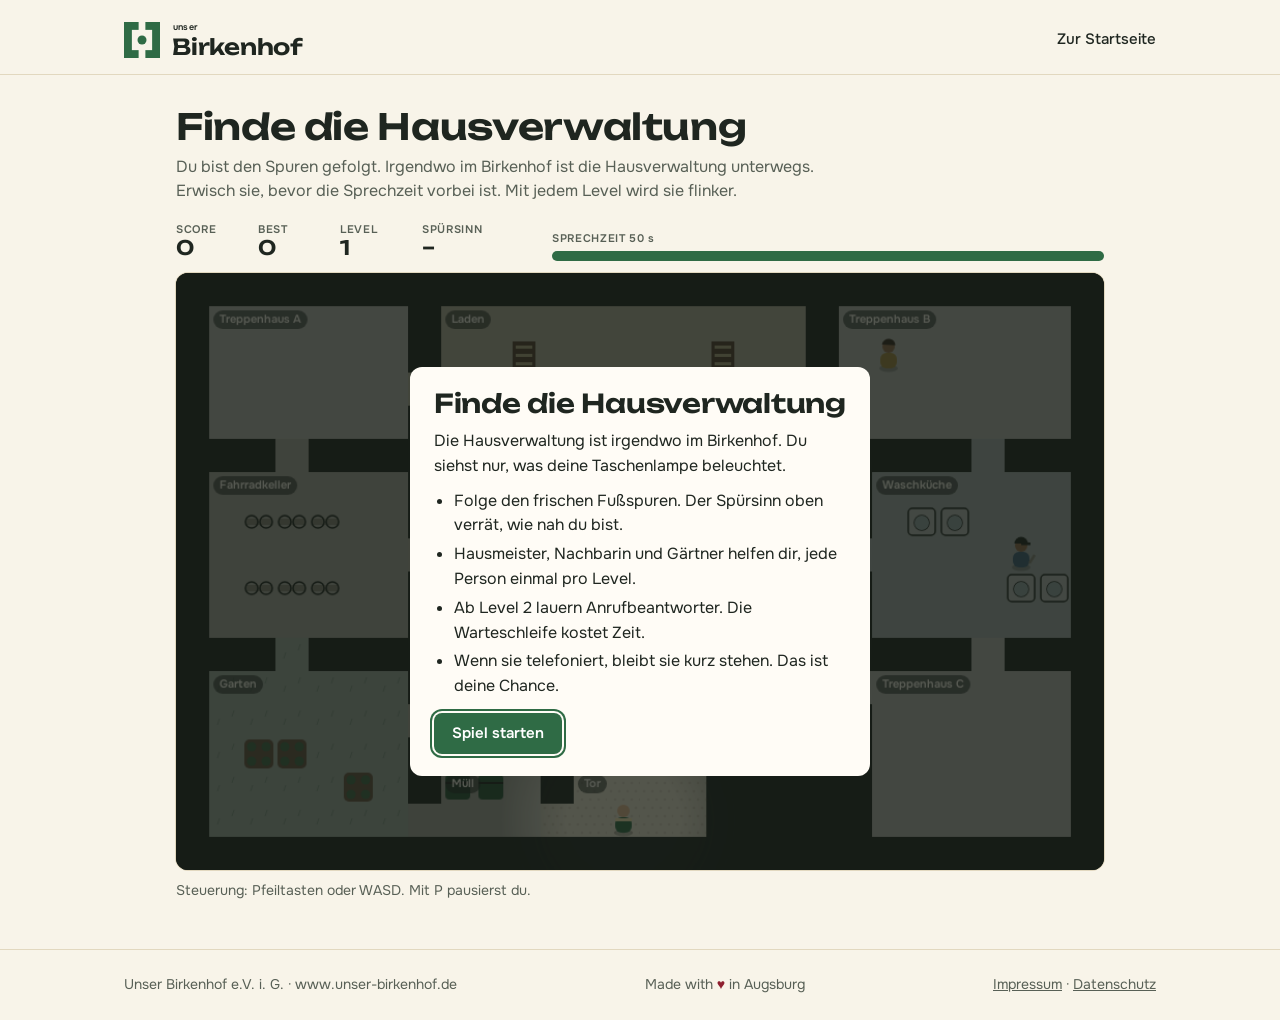
<file: hausverwaltung.html>
<!doctype html>
<html lang="de">
<head>
<meta charset="utf-8">
<meta name="viewport" content="width=device-width, initial-scale=1, viewport-fit=cover">
<title>Finde die Hausverwaltung – unser Birkenhof e.V.</title>
<link rel="icon" href="favicon.svg" type="image/svg+xml">
<meta name="robots" content="noindex">
<style>
@font-face{font-family:"Unbounded";src:url("fonts/unbounded.woff2") format("woff2");font-weight:200 900;font-display:swap}
@font-face{font-family:"Onest";src:url("fonts/onest.woff2") format("woff2");font-weight:100 900;font-display:swap}
:root{color-scheme:light;
  box-sizing:border-box;padding-top:env(safe-area-inset-top,0px);padding-bottom:env(safe-area-inset-bottom,0px);
  --bg:#f8f4e9;--surface:#fffcf6;--ink:#1f2620;--muted:#586056;--line:#e2d8bf;--putz:#f5e4b0;
  --laden:#2f6b45;--on-laden:#ffffff;--herz:#8e1f2f;
  --fd:"Unbounded","Arial Black",sans-serif;--ft:"Onest","Helvetica Neue",Arial,sans-serif;
}
html{scroll-padding-top:env(safe-area-inset-top,0px)}
*{box-sizing:border-box}
body{margin:0;background:var(--bg);color:var(--ink);font:400 16px/1.55 var(--ft)}
main{max-width:960px;margin:0 auto;padding:28px 16px 48px}
h1{font:600 clamp(24px,4vw,36px)/1.1 var(--fd);letter-spacing:-.01em;margin:0 0 8px}
.lead{margin:0 0 20px;color:var(--muted);max-width:62ch}
.hud{display:flex;flex-wrap:wrap;gap:10px 26px;align-items:flex-end;margin:0 0 12px}
.hud div{min-width:56px}
#hSpur{min-width:5.2em}
.k{display:block;font:600 11px/1 var(--ft);letter-spacing:.06em;color:var(--muted)}
.v{display:block;font:600 20px/1.3 var(--fd)}
.zeit{flex:1 1 220px}
.bar{height:10px;border-radius:5px;background:var(--line);overflow:hidden;margin-top:7px}
.bar i{display:block;height:100%;width:100%;background:var(--laden)}
.bar.knapp i{background:var(--herz)}
.stage{position:relative;border-radius:12px;overflow:hidden;background:#1f2620;box-shadow:0 0 0 1px var(--line)}
canvas{display:block;width:100%;height:auto}
.overlay{position:absolute;inset:0;display:grid;place-items:center;padding:14px;background:rgba(20,26,21,.7)}
.overlay[hidden]{display:none}
.card{background:#fffcf6;color:#1f2620;border-radius:12px;padding:22px 24px;width:100%;max-width:460px;max-height:100%;overflow:auto}
.card h2{font:600 clamp(20px,3vw,26px)/1.15 var(--fd);margin:0 0 10px;letter-spacing:-.01em}
.card p{margin:0 0 10px}
.card .zitat{font-size:18px;font-weight:500}
.card ul{margin:0 0 14px;padding-left:20px}
.card li{margin:0 0 4px}
.gross{font:600 28px/1.2 var(--fd);margin:4px 0 12px}
.btn{font:600 15px/1 var(--ft);background:#2f6b45;color:#fff;border:0;border-radius:8px;padding:13px 18px;cursor:pointer}
.btn:hover{background:#285c3b}
.btn:focus-visible,.name input:focus-visible{outline:none;box-shadow:0 0 0 2px #fffcf6,0 0 0 4px #2f6b45}
.leise{font-size:13px;color:#586056;margin-top:10px}
.name{display:flex;gap:8px;margin:6px 0 14px}
.name input{flex:1;min-width:0;font:500 16px var(--ft);padding:10px 12px;border:1px solid #cfc4a6;border-radius:8px;background:#fff;color:#1f2620}
.top{margin:6px 0 4px;padding:0;list-style:none;counter-reset:p;font-size:14px}
.top li{display:flex;gap:10px;padding:4px 0;border-bottom:1px solid #eee5cc;counter-increment:p}
.top li::before{content:counter(p);width:20px;color:#586056}
.top li span:first-child{flex:1}
.top li b{font-weight:600}
.top li.neu{color:#2f6b45;font-weight:600}
.toast{position:absolute;left:50%;bottom:14px;transform:translateX(-50%);max-width:88%;background:#f5e4b0;color:#1f2620;font:500 15px/1.35 var(--ft);padding:9px 14px;border-radius:8px;opacity:0;transition:opacity .2s;pointer-events:none;text-align:center}
.toast.an{opacity:1}
.hinweis{font-size:14px;color:var(--muted);margin:10px 0 0}
.pad{display:none;grid-template-columns:repeat(3,58px);grid-template-rows:repeat(2,58px);gap:6px;justify-content:center;margin:14px auto 0;touch-action:none;user-select:none;-webkit-user-select:none}
.pad button{font:600 22px var(--ft);border:0;border-radius:10px;background:var(--surface);color:var(--ink);box-shadow:0 0 0 1px var(--line)}
.pad .u{grid-column:2;grid-row:1}.pad .l{grid-column:1;grid-row:2}.pad .d{grid-column:2;grid-row:2}.pad .r{grid-column:3;grid-row:2}
@media (pointer:coarse){.pad{display:grid}}
@media (prefers-reduced-motion:reduce){.toast{transition:none}}
.top{background:var(--bg);border-bottom:1px solid var(--line)}
.top .in{max-width:1080px;margin:0 auto;padding:16px 24px;display:flex;align-items:center;justify-content:space-between;gap:16px;flex-wrap:wrap}
.brand{display:flex;align-items:flex-end;gap:12px;text-decoration:none;color:var(--ink)}
.brand svg{color:var(--laden);flex:none}
.wm{font-family:var(--fd);font-weight:600;font-size:22px;line-height:1;letter-spacing:-.01em}
.wm i{display:block;font:normal 600 9px/1 var(--ft);letter-spacing:.02em;margin:0 0 4px 1px}
.top nav a{color:var(--ink);text-decoration:none;font-weight:500;font-size:15px}
.top nav a:hover{color:var(--laden);text-decoration:underline}
.top a:focus-visible,.fuss a:focus-visible{outline:none;box-shadow:0 0 0 2px #f8f4e9,0 0 0 4px #2f6b45;border-radius:3px}
.fuss{border-top:1px solid var(--line);color:var(--muted)}
.fuss .in{max-width:1080px;margin:0 auto;padding:24px;display:flex;justify-content:space-between;gap:16px;flex-wrap:wrap;font-size:14px}
.fuss a{color:var(--muted)}
.heart{color:#8e1f2f}
</style>
</head>
<body>
<header class="top">
  <div class="in">
    <a class="brand" href="index.html" aria-label="Unser Birkenhof, zur Startseite">
      <svg viewBox="0 0 64 64" width="36" height="36" aria-hidden="true"><mask id="bm"><rect width="64" height="64" fill="#fff"/><rect x="14" y="14" width="36" height="36" fill="#000"/><rect x="26" y="49" width="12" height="16" fill="#000"/><rect x="26" y="-1" width="12" height="16" fill="#000"/><circle cx="32" cy="32" r="8" fill="#fff"/></mask><rect width="64" height="64" fill="currentColor" mask="url(#bm)"/></svg>
      <span class="wm"><i>unser</i>Birkenhof</span>
    </a>
    <nav aria-label="Navigation"><a href="index.html">Zur Startseite</a></nav>
  </div>
</header>
<main>
  <h1>Finde die Hausverwaltung</h1>
  <p class="lead">Du bist den Spuren gefolgt. Irgendwo im Birkenhof ist die Hausverwaltung unterwegs. Erwisch sie, bevor die Sprechzeit vorbei ist. Mit jedem Level wird sie flinker.</p>

  <div class="hud" aria-live="off">
    <div><span class="k">SCORE</span><span class="v" id="hScore">0</span></div>
    <div><span class="k">BEST</span><span class="v" id="hBest">0</span></div>
    <div><span class="k">LEVEL</span><span class="v" id="hLevel">1</span></div>
    <div><span class="k">SPÜRSINN</span><span class="v" id="hSpur">–</span></div>
    <div class="zeit"><span class="k" id="hZeit">SPRECHZEIT</span><div class="bar" id="bar"><i></i></div></div>
  </div>

  <div class="stage">
    <canvas id="spiel" role="img" aria-label="Lageplan des Birkenhofs mit Innenhof, Treppenhäusern, Keller, Waschküche, Garten und Laden"></canvas>
    <div class="toast" id="toast" role="status"></div>
    <div class="overlay" id="ov"><div class="card" id="card"></div></div>
  </div>

  <div class="pad" aria-label="Steuerkreuz">
    <button class="u" data-d="u" aria-label="Hoch">↑</button>
    <button class="l" data-d="l" aria-label="Links">←</button>
    <button class="d" data-d="d" aria-label="Runter">↓</button>
    <button class="r" data-d="r" aria-label="Rechts">→</button>
  </div>
  <p class="hinweis">Steuerung: Pfeiltasten oder WASD. Mit P pausierst du.</p>
</main>
<footer class="fuss">
  <div class="in">
    <span>Unser Birkenhof e.V. i. G. · www.unser-birkenhof.de</span>
    <span>Made with <span class="heart" aria-label="Liebe">♥</span> in Augsburg</span>
    <span><a href="impressum.html#impressum">Impressum</a> · <a href="impressum.html#datenschutz">Datenschutz</a></span>
  </div>
</footer>

<script>
(function(){
'use strict';
var T=32,W=28,H=18,CW=W*T,CH=H*T;
var cv=document.getElementById('spiel'),ctx=cv.getContext('2d');
var dpr=Math.min(2,window.devicePixelRatio||1);
function mkCanvas(){var c=document.createElement('canvas');c.width=CW*dpr;c.height=CH*dpr;var x=c.getContext('2d');x.setTransform(dpr,0,0,dpr,0,0);return [c,x];}
cv.width=CW*dpr;cv.height=CH*dpr;ctx.setTransform(dpr,0,0,dpr,0,0);
var F=mkCanvas(),fog=F[0],fx=F[1];
var B=mkCanvas(),bg=B[0],bx=B[1];

/* ---------- Lageplan ---------- */
var ROOMS=[
 {n:'Treppenhaus A',loc:'im Treppenhaus A',x:1,y:1,w:6,h:4,f:'#fffcf6'},
 {n:'Laden',loc:'im Laden',x:8,y:1,w:11,h:4,f:'#f9f0d6'},
 {n:'Treppenhaus B',loc:'im Treppenhaus B',x:20,y:1,w:7,h:4,f:'#fffcf6'},
 {n:'Fahrradkeller',loc:'im Fahrradkeller',x:1,y:6,w:6,h:5,f:'#ebe6da'},
 {n:'Innenhof',loc:'im Innenhof',x:8,y:6,w:12,h:8,f:'#efe8d4'},
 {n:'Waschküche',loc:'in der Waschküche',x:21,y:6,w:6,h:5,f:'#e6edee'},
 {n:'Garten',loc:'im Garten',x:1,y:12,w:6,h:5,f:'#dcebdc'},
 {n:'Treppenhaus C',loc:'im Treppenhaus C',x:21,y:12,w:6,h:5,f:'#fffcf6'},
 {n:'Tor',loc:'in der Tordurchfahrt',x:12,y:15,w:4,h:2,f:'#e9e2cf'},
 {n:'Müll',loc:'am Müllplatz',x:8,y:15,w:3,h:2,f:'#e4e0d4'}
];
var g=[],room=[],x,y;
for(y=0;y<H;y++){g.push([]);room.push([]);for(x=0;x<W;x++){g[y].push('#');room[y].push(-1);}}
ROOMS.forEach(function(r,i){for(var yy=r.y;yy<r.y+r.h;yy++)for(var xx=r.x;xx<r.x+r.w;xx++){g[yy][xx]='.';room[yy][xx]=i;}});
for(x=12;x<=15;x++){g[14][x]='.';room[14][x]=8;}
var DOORS=[[7,3],[19,3],[3,5],[13,5],[24,5],[7,8],[20,8],[3,11],[24,11],[7,13],[20,12],[11,16],[7,16]];
DOORS.forEach(function(d){g[d[1]][d[0]]='.';room[d[1]][d[0]]=-2;});
var OB=[[13,9,'B'],[14,9,'B'],[13,10,'B'],[14,10,'B'],[10,7,'K'],[17,12,'K'],
 [2,7,'R'],[3,7,'R'],[4,7,'R'],[2,9,'R'],[3,9,'R'],[4,9,'R'],
 [22,7,'M'],[23,7,'M'],[25,9,'M'],[26,9,'M'],
 [10,2,'S'],[10,3,'S'],[16,2,'S'],[16,3,'S'],
 [2,14,'P'],[3,14,'P'],[5,15,'P'],[8,15,'T'],[9,15,'T']];
OB.forEach(function(o){g[o[1]][o[0]]=o[2];});
var N4=[[1,0],[-1,0],[0,1],[0,-1]];
function pass(x,y){return x>=0&&y>=0&&x<W&&y<H&&g[y][x]==='.';}
function roomIdx(x,y){var r=room[y][x];if(r>=0)return r;for(var i=0;i<4;i++){var a=x+N4[i][0],b=y+N4[i][1];if(a>=0&&b>=0&&a<W&&b<H&&room[b][a]>=0)return room[b][a];}return 4;}
function bfs(sx,sy){var d=new Int16Array(W*H).fill(-1),q=[sx+sy*W];d[q[0]]=0;for(var i=0;i<q.length;i++){var c=q[i],cx=c%W,cy=(c/W)|0;for(var k=0;k<4;k++){var nx=cx+N4[k][0],ny=cy+N4[k][1];if(pass(nx,ny)&&d[nx+ny*W]<0){d[nx+ny*W]=d[c]+1;q.push(nx+ny*W);}}}return d;}
var FLOOR=[];for(y=0;y<H;y++)for(x=0;x<W;x++)if(pass(x,y))FLOOR.push([x,y]);
function pick(a){return a[Math.floor(Math.random()*a.length)];}

function rr(c,x,y,w,h,r){c.beginPath();if(c.roundRect)c.roundRect(x,y,w,h,r);else c.rect(x,y,w,h);}
function drawBg(){
 var c=bx;c.fillStyle='#1f2620';c.fillRect(0,0,CW,CH);
 for(var y=0;y<H;y++)for(var x=0;x<W;x++){
  if(g[y][x]==='#')continue;
  var ri=roomIdx(x,y);c.fillStyle=ROOMS[ri].f;c.fillRect(x*T,y*T,T,T);
  if(ri===4||ri===8){c.fillStyle='rgba(110,80,56,.13)';for(var i=0;i<4;i++)for(var j=0;j<4;j++){c.beginPath();c.arc(x*T+4+i*8+(j%2)*4,y*T+4+j*8,1.3,0,7);c.fill();}}
  if(ri===6){c.strokeStyle='rgba(47,107,69,.25)';c.lineWidth=1;c.beginPath();c.moveTo(x*T+8,y*T+20);c.lineTo(x*T+10,y*T+14);c.moveTo(x*T+22,y*T+12);c.lineTo(x*T+24,y*T+6);c.stroke();}
 }
 OB.forEach(function(o){var px=o[0]*T,py=o[1]*T,t=o[2];
  if(t==='R'){c.fillStyle='#b8b2a2';c.fillRect(px+3,py+13,T-6,6);c.strokeStyle='#1f2620';c.lineWidth=1.5;c.beginPath();c.arc(px+9,py+16,6,0,7);c.stroke();c.beginPath();c.arc(px+23,py+16,6,0,7);c.stroke();}
  else if(t==='M'){c.fillStyle='#ffffff';rr(c,px+3,py+3,T-6,T-6,4);c.fill();c.strokeStyle='#1f2620';c.lineWidth=1.5;c.stroke();c.beginPath();c.arc(px+16,py+17,7,0,7);c.stroke();c.fillStyle='#cfe3e8';c.fill();}
  else if(t==='S'){c.fillStyle='#6e5038';c.fillRect(px+5,py+2,T-10,T-4);c.fillStyle='#f5e4b0';for(var k=0;k<3;k++)c.fillRect(px+8,py+6+k*8,T-16,3);}
  else if(t==='P'){c.fillStyle='#8a6a50';rr(c,px+2,py+2,T-4,T-4,5);c.fill();c.fillStyle='#4f8a5d';for(var m=0;m<4;m++){c.beginPath();c.arc(px+9+(m%2)*14,py+9+((m/2)|0)*14,4.5,0,7);c.fill();}}
  else if(t==='K'){c.fillStyle='#6e5038';c.fillRect(px+3,py+11,T-6,10);c.fillStyle='#8a6a50';c.fillRect(px+3,py+11,T-6,3);}
  else if(t==='T'){c.fillStyle='#2f6b45';rr(c,px+4,py+4,T-8,T-8,4);c.fill();c.fillStyle='#1f2620';c.fillRect(px+4,py+11,T-8,2);}
 });
 // Birke im Innenhof
 var bxp=14*T,byp=10*T;
 c.fillStyle='rgba(31,38,32,.15)';c.beginPath();c.ellipse(bxp+4,byp+6,30,26,0,0,7);c.fill();
 c.fillStyle='#2f6b45';c.beginPath();c.arc(bxp,byp,29,0,7);c.fill();
 c.fillStyle='#4f8a5d';[[-10,-9,12],[9,-6,10],[-4,10,11],[12,10,8]].forEach(function(b){c.beginPath();c.arc(bxp+b[0],byp+b[1],b[2],0,7);c.fill();});
 c.fillStyle='#fffcf6';c.beginPath();c.arc(bxp,byp,4,0,7);c.fill();c.fillStyle='#1f2620';c.fillRect(bxp-3,byp-1,3,1.5);
}

/* ---------- Figuren ---------- */
function figur(c,px,py,body,head,extra){
 c.fillStyle='rgba(31,38,32,.25)';c.beginPath();c.ellipse(px,py+12,9,3.5,0,0,7);c.fill();
 c.fillStyle=body;rr(c,px-8,py-3,16,15,6);c.fill();
 c.fillStyle=head;c.beginPath();c.arc(px,py-9,6,0,7);c.fill();
 if(extra)extra(c,px,py);
}
var LOOK={
 spieler:function(c,px,py){figur(c,px,py,'#2f6b45','#e3b58c',function(c,px,py){c.fillStyle='#f5e4b0';c.fillRect(px-8,py-2,16,3);});},
 hv:function(c,px,py){figur(c,px,py,'#586056','#f0cfae',function(c,px,py){c.fillStyle='#ffffff';c.beginPath();c.moveTo(px-3,py-3);c.lineTo(px,py+2);c.lineTo(px+3,py-3);c.fill();c.fillStyle='#6e5038';c.fillRect(px+6,py-1,7,11);c.fillStyle='#f5e4b0';c.fillRect(px+8,py+1,3,7);});},
 haus:function(c,px,py){figur(c,px,py,'#4f7fa6','#c98f62',function(c,px,py){c.fillStyle='#1f2620';c.beginPath();c.arc(px,py-11,6.5,Math.PI,0);c.fill();c.fillRect(px,py-12,9,2.5);c.strokeStyle='#b8b2a2';c.lineWidth=2.5;c.beginPath();c.moveTo(px+8,py+8);c.lineTo(px+13,py);c.stroke();});},
 nach:function(c,px,py){figur(c,px,py,'#e0b84f','#c98f62',function(c,px,py){c.fillStyle='#3e2a1e';c.beginPath();c.arc(px,py-10,6.5,Math.PI*1.05,-0.05);c.fill();});},
 gaert:function(c,px,py){figur(c,px,py,'#8a6a50','#e3b58c',function(c,px,py){c.fillStyle='#2f6b45';c.beginPath();c.ellipse(px,py-13,10,3,0,0,7);c.fill();c.fillRect(px-5,py-19,10,6);c.strokeStyle='#4f8a5d';c.lineWidth=2.5;c.beginPath();c.arc(px-11,py+6,5,0,7);c.stroke();});},
 ab:function(c,px,py,t){c.fillStyle='rgba(31,38,32,.25)';c.beginPath();c.ellipse(px,py+9,10,3,0,0,7);c.fill();c.fillStyle='#1f2620';rr(c,px-10,py-6,20,13,3);c.fill();c.fillStyle='#fffcf6';c.fillRect(px-6,py-3,8,3);c.fillStyle=(Math.floor(t*2)%2)?'#e05a6a':'#8e1f2f';c.beginPath();c.arc(px+6,py-1,2.4,0,7);c.fill();}
};

/* ---------- Texte ---------- */
var FANG=['„Ihr Anliegen wurde aufgenommen. Bearbeitungszeit: 6 bis 8 Wochen.“','„Dafür bin ich eigentlich nicht zuständig.“','„Schicken Sie uns das bitte schriftlich.“','„Ich leite das gern weiter.“','„Ticket Nr. 4711 ist angelegt.“','„Das besprechen wir auf der nächsten Eigentümerversammlung.“','„Mein Kollege meldet sich bei Ihnen.“'];
var RUF=['Keine Zeit!','Termin!','Gleich wieder da!','Bin im Gespräch!'];
var NACH=['„Die hab ich eben {loc} gesehen.“','„Ich glaub, die ist {loc}.“','„{Loc}! Ganz sicher. Fast.“'];

/* ---------- Spielzustand ---------- */
var state='start',level=1,score=0,timeLeft=0,timeMax=1,gt=0;
var P,HV,npcs=[],decoys=[],prints=[],pops=[];
var revealT=0,slowT=0,freezeT=0,fleeT=0,pauseT=0,nextPause=6,lightR=3.8,hvSays=0,neuIdx=-1;

function ent(x,y){return {cx:x,cy:y,tx:x,ty:y,x:x,y:y,mv:false};}
function stepEnt(e,dt,sp){if(!e.mv)return;var dx=e.tx-e.x,dy=e.ty-e.y,d=Math.hypot(dx,dy),s=sp*dt;if(s>=d){e.x=e.tx;e.y=e.ty;e.cx=e.tx;e.cy=e.ty;e.mv=false;}else{e.x+=dx/d*s;e.y+=dy/d*s;}}

function newLevel(){
 P=ent(13,16);
 var dP=bfs(13,16),used={};used['13,16']=1;
 var far=FLOOR.filter(function(f){return dP[f[0]+f[1]*W]>=16;});
 var h=pick(far);HV=ent(h[0],h[1]);HV.target=null;HV.td=null;used[h.join(',')]=1;
 function place(rooms,minD){var opts=FLOOR.filter(function(f){return rooms.indexOf(room[f[1]][f[0]])>=0&&!used[f.join(',')]&&dP[f[0]+f[1]*W]>=minD;});var p=pick(opts);used[p.join(',')]=1;return p;}
 npcs=[['haus','Hausmeister',[3,5]],['nach','Nachbarin',[0,2,7]],['gaert','Gärtner',[6,4]]].map(function(n){var p=place(n[2],4);return {typ:n[0],name:n[1],x:p[0],y:p[1],used:false};});
 decoys=[];var nd=Math.min(level-1,4);
 for(var i=0;i<nd;i++){var p=place([0,1,2,3,4,5,6,7],6);decoys.push({x:p[0],y:p[1]});}
 prints=[];pops=[];revealT=slowT=freezeT=fleeT=pauseT=hvSays=0;nextPause=4+Math.random()*4;
 lightR=Math.max(2.6,3.8-0.2*(level-1));
 timeMax=timeLeft=Math.max(30,50-4*(level-1));
 held.clear();lastDir=null;
}

/* ---------- Steuerung ---------- */
var held=new Set(),lastDir=null;
var DIRV={u:[0,-1],d:[0,1],l:[-1,0],r:[1,0]};
var KEYS={arrowup:'u',w:'u',arrowdown:'d',s:'d',arrowleft:'l',a:'l',arrowright:'r',d:'r'};
function press(d){held.add(d);lastDir=d;}
function release(d){held.delete(d);if(lastDir===d){var a=Array.from(held);lastDir=a.length?a[a.length-1]:null;}}
document.addEventListener('keydown',function(e){
 if(e.target&&e.target.tagName==='INPUT')return;
 var k=e.key.toLowerCase(),d=KEYS[k];
 if(d){if(state==='play'){e.preventDefault();press(d);}return;}
 if(k==='p'||k==='escape'){if(state==='play')pause();else if(state==='pause')resume();return;}
 if(k===' '||k==='enter'){if(e.target&&e.target.tagName==='BUTTON')return;e.preventDefault();primary();}
});
document.addEventListener('keyup',function(e){var d=KEYS[e.key.toLowerCase()];if(d)release(d);});
document.querySelectorAll('.pad button').forEach(function(b){var d=b.dataset.d;
 b.addEventListener('pointerdown',function(e){e.preventDefault();if(state==='play')press(d);});
 ['pointerup','pointerleave','pointercancel'].forEach(function(ev){b.addEventListener(ev,function(){release(d);});});
});
document.addEventListener('visibilitychange',function(){if(document.hidden&&state==='play')pause();});
window.addEventListener('blur',function(){held.clear();lastDir=null;});

function chooseDir(){
 var order=[];if(lastDir&&held.has(lastDir))order.push(lastDir);held.forEach(function(d){if(order.indexOf(d)<0)order.push(d);});
 for(var i=0;i<order.length;i++){var v=DIRV[order[i]],nx=P.cx+v[0],ny=P.cy+v[1];if(pass(nx,ny))return [nx,ny];}
 return null;
}

/* ---------- Hausverwaltung ---------- */
function hvStep(){
 var opts=[],i,nx,ny;
 if(fleeT>0){
  var d=bfs(P.tx,P.ty),best=-1;
  for(i=0;i<4;i++){nx=HV.cx+N4[i][0];ny=HV.cy+N4[i][1];if(!pass(nx,ny)||(nx===P.tx&&ny===P.ty))continue;var v=d[nx+ny*W];if(v>best){best=v;opts=[[nx,ny]];}else if(v===best)opts.push([nx,ny]);}
  HV.target=null;
 }else{
  if(!HV.target||(HV.cx===HV.target[0]&&HV.cy===HV.target[1])){HV.target=pick(FLOOR);HV.td=bfs(HV.target[0],HV.target[1]);}
  var cur=HV.td[HV.cx+HV.cy*W];
  for(i=0;i<4;i++){nx=HV.cx+N4[i][0];ny=HV.cy+N4[i][1];if(pass(nx,ny)&&HV.td[nx+ny*W]===cur-1)opts.push([nx,ny]);}
  if(!opts.length){HV.target=null;return;}
 }
 if(!opts.length)return;
 var n=pick(opts);
 prints.push({x:HV.cx+.5,y:HV.cy+.5,dx:n[0]-HV.cx,dy:n[1]-HV.cy,t:gt});
 if(prints.length>90)prints.shift();
 HV.tx=n[0];HV.ty=n[1];HV.mv=true;
}

/* ---------- Ablauf ---------- */
function msg(t){var el=document.getElementById('toast');el.textContent=t;el.classList.add('an');clearTimeout(msg.t);msg.t=setTimeout(function(){el.classList.remove('an');},2800);}
function pop(e,t,col){pops.push({x:e.x+.5,y:e.y,t:gt,txt:t,col:col||'#fffcf6'});}

function update(dt){
 gt+=dt;timeLeft-=dt;
 if(timeLeft<=0){timeLeft=0;gameOver();return;}
 revealT=Math.max(0,revealT-dt);slowT=Math.max(0,slowT-dt);freezeT=Math.max(0,freezeT-dt);hvSays-=dt;

 if(freezeT<=0&&!P.mv){var n=chooseDir();if(n){P.tx=n[0];P.ty=n[1];P.mv=true;}}
 stepEnt(P,dt,6.2);

 var dist=Math.hypot(P.x-HV.x,P.y-HV.y);
 var fleeR=Math.min(6,4.4+0.3*(level-1));
 if(dist<fleeR){if(fleeT<=0&&dist<lightR&&hvSays<=0){pop(HV,pick(RUF));hvSays=4;}fleeT=1.8;}else fleeT-=dt;
 nextPause-=dt;
 if(pauseT>0){pauseT-=dt;if(fleeT>0&&pauseT>0.45)pauseT=0.45;}
 else if(!HV.mv){
  if(nextPause<=0&&fleeT<=0){pauseT=1.8;nextPause=5+Math.random()*5;if(dist<lightR)pop(HV,'*telefoniert*');}
  else hvStep();
 }
 var sp=fleeT>0?Math.min(3.6+0.35*(level-1),5.6):2.2+0.2*(level-1);
 if(slowT>0)sp*=0.45;
 stepEnt(HV,dt,sp);

 if(Math.hypot(P.x-HV.x,P.y-HV.y)<0.72){caught();return;}

 npcs.forEach(function(n){
  if(n.used||Math.hypot(P.x-n.x,P.y-n.y)>0.75)return;
  n.used=true;freezeT=0.5;var bonus=10*level;score+=bonus;pop({x:n.x,y:n.y},'+'+bonus,'#f5e4b0');
  var hr=ROOMS[roomIdx(HV.cx,HV.cy)];
  if(n.typ==='haus'){revealT=4;msg('Hausmeister: „Die ist gerade '+hr.loc+'. Beeil dich!“');}
  else if(n.typ==='nach'){var r=hr;if(Math.random()>0.7){var andere=ROOMS.filter(function(x){return x!==hr;});r=pick(andere);}var l=pick(NACH).replace('{loc}',r.loc).replace('{Loc}',r.loc.charAt(0).toUpperCase()+r.loc.slice(1));msg('Nachbarin: '+l);}
  else{slowT=6;msg('Gärtner: „Ich halt sie mit dem Gartenschlauch auf!“');}
 });
 for(var i=decoys.length-1;i>=0;i--){var d=decoys[i];if(Math.hypot(P.x-d.x,P.y-d.y)<0.75){decoys.splice(i,1);freezeT=1.6;msg('Anrufbeantworter: „Bitte warten. Ihr Anruf ist uns wichtig.“');pop(d,'−1,6 s','#f5e4b0');}}
 hud(dist);
}

function hud(dist){
 document.getElementById('hScore').textContent=score;
 document.getElementById('hBest').textContent=Math.max(score,best());
 document.getElementById('hLevel').textContent=level;
 if(dist!=null)document.getElementById('hSpur').textContent=dist<3.5?'heiß':dist<6.5?'warm':dist<10?'lauwarm':'kalt';
 var bar=document.getElementById('bar');bar.firstElementChild.style.width=(timeLeft/timeMax*100).toFixed(1)+'%';
 bar.classList.toggle('knapp',timeLeft<8&&state==='play');
 document.getElementById('hZeit').textContent='SPRECHZEIT '+Math.ceil(timeLeft)+' s';
}

/* ---------- Bestenliste (nur auf diesem Gerät) ---------- */
var KEY='birkenhof-hausverwaltung-top10';
function loadTop(){try{var v=JSON.parse(localStorage.getItem(KEY)||'[]');return Array.isArray(v)?v:[];}catch(e){return [];}}
function saveTop(l){try{localStorage.setItem(KEY,JSON.stringify(l));}catch(e){}}
function best(){var l=loadTop();return l.length?l[0].s:0;}
function qualifies(s){var l=loadTop();return s>0&&(l.length<10||s>l[l.length-1].s);}
function topList(){
 var l=loadTop();if(!l.length)return null;
 var ol=document.createElement('ol');ol.className='top';
 l.forEach(function(e,i){var li=document.createElement('li');if(i===neuIdx)li.className='neu';var a=document.createElement('span');a.textContent=e.n;var b=document.createElement('b');b.textContent=e.s;var c=document.createElement('span');c.textContent='Lvl '+e.l;c.style.color='#586056';li.append(a,c,b);ol.append(li);});
 return ol;
}

/* ---------- Bildschirme ---------- */
var ov=document.getElementById('ov'),card=document.getElementById('card');
function show(html,btnText,onBtn,extra){
 card.innerHTML=html;
 if(extra)extra(card);
 if(btnText){var b=document.createElement('button');b.className='btn';b.textContent=btnText;b.onclick=onBtn;card.append(b);primary.fn=onBtn;setTimeout(function(){if(!card.querySelector('input'))b.focus({preventScroll:true});},30);}
 ov.hidden=false;
}
function primary(){if(!ov.hidden&&primary.fn&&!card.querySelector('input'))primary.fn();}
function startScreen(){
 state='start';
 show('<h2>Finde die Hausverwaltung</h2><p>Die Hausverwaltung ist irgendwo im Birkenhof. Du siehst nur, was deine Taschenlampe beleuchtet.</p><ul><li>Folge den frischen Fußspuren. Der Spürsinn oben verrät, wie nah du bist.</li><li>Hausmeister, Nachbarin und Gärtner helfen dir, jede Person einmal pro Level.</li><li>Ab Level 2 lauern Anrufbeantworter. Die Warteschleife kostet Zeit.</li><li>Wenn sie telefoniert, bleibt sie kurz stehen. Das ist deine Chance.</li></ul>','Spiel starten',startGame,function(c){var t=topList();if(t){var h=document.createElement('p');h.className='leise';h.textContent='Top 10 auf diesem Gerät';c.append(h,t);}});
}
function startGame(){score=0;level=1;neuIdx=-1;newLevel();ov.hidden=true;state='play';hud(null);}
function caught(){
 state='level';var gain=Math.round((100+timeLeft*5)*level);score+=gain;hud(null);
 show('<h2>Gefunden!</h2><p class="zitat">'+pick(FANG)+'</p><p>Und schon ist sie wieder weg.</p><p class="gross">+'+gain+'</p><p class="leise">100 Punkte plus 5 pro Sekunde Restzeit, mal Level '+level+'.</p>','Weiter zu Level '+(level+1),function(){level++;newLevel();ov.hidden=true;state='play';hud(null);});
}
function gameOver(){
 state='over';hud(null);
 var q=qualifies(score);
 show('<h2>Sprechzeit vorbei</h2><p class="zitat">„Bitte wenden Sie sich schriftlich an uns.“</p><p class="gross">'+score+' Punkte</p>',q?null:'Nochmal spielen',startGame,function(c){
  if(q){
   var p=document.createElement('p');p.textContent='Das reicht für die Top 10. Wie heißt du?';
   var f=document.createElement('div');f.className='name';
   var i=document.createElement('input');i.maxLength=16;i.placeholder='Name';i.setAttribute('aria-label','Name für die Bestenliste');
   var b=document.createElement('button');b.className='btn';b.textContent='Eintragen';
   function save(){var n=i.value.trim()||'Anonym';var l=loadTop();var e={n:n,s:score,l:level};l.push(e);l.sort(function(a,b){return b.s-a.s;});l=l.slice(0,10);neuIdx=l.indexOf(e);saveTop(l);hud(null);gameOverList();}
   b.onclick=save;i.addEventListener('keydown',function(e){if(e.key==='Enter')save();});
   f.append(i,b);c.append(p,f);setTimeout(function(){i.focus({preventScroll:true});},40);
  }
  var t=topList();if(t){var h=document.createElement('p');h.className='leise';h.textContent='Top 10 auf diesem Gerät';c.append(h,t);}
 });
}
function gameOverList(){
 show('<h2>Eingetragen</h2><p class="gross">'+score+' Punkte</p>','Nochmal spielen',startGame,function(c){var t=topList();if(t)c.append(t);});
}
function pause(){state='pause';held.clear();lastDir=null;show('<h2>Pause</h2><p>Die Hausverwaltung wartet auch nicht. Na gut, diesmal schon.</p>','Weiterspielen',resume);}
function resume(){ov.hidden=true;state='play';}

/* ---------- Zeichnen ---------- */
function c2p(v){return (v+.5)*T;}
function draw(now){
 ctx.drawImage(bg,0,0,CW,CH);
 if(!P){P=ent(13,16);}
 // Fußspuren
 prints.forEach(function(p){var age=gt-p.t;if(age>6)return;var a=(1-age/6)*.8,px=p.x*T,py=p.y*T,nx=-p.dy,ny=p.dx;
  ctx.fillStyle='rgba(110,80,56,'+a.toFixed(3)+')';
  [-1,1].forEach(function(s,k){ctx.beginPath();ctx.ellipse(px+nx*4*s+p.dx*(k?5:-3),py+ny*4*s+p.dy*(k?5:-3),2.4,3.6,Math.atan2(p.dy,p.dx)+Math.PI/2,0,7);ctx.fill();});
 });
 decoys.forEach(function(d){LOOK.ab(ctx,c2p(d.x),c2p(d.y),now);});
 npcs.forEach(function(n){ctx.globalAlpha=n.used?.45:1;LOOK[n.typ](ctx,c2p(n.x),c2p(n.y));ctx.globalAlpha=1;});
 var dist=HV?Math.hypot(P.x-HV.x,P.y-HV.y):99;
 if(HV&&(dist<lightR*0.95||state==='level'))LOOK.hv(ctx,c2p(HV.x),c2p(HV.y));
 LOOK.spieler(ctx,c2p(P.x),c2p(P.y));

 // Nebel
 fx.globalCompositeOperation='source-over';fx.clearRect(0,0,CW,CH);
 fx.fillStyle='rgba(18,24,19,.8)';fx.fillRect(0,0,CW,CH);
 fx.globalCompositeOperation='destination-out';
 var lx=c2p(P.x),ly=c2p(P.y),R=lightR*T,gr=fx.createRadialGradient(lx,ly,R*.45,lx,ly,R);
 gr.addColorStop(0,'rgba(0,0,0,1)');gr.addColorStop(1,'rgba(0,0,0,0)');fx.fillStyle=gr;fx.beginPath();fx.arc(lx,ly,R,0,7);fx.fill();
 if(state==='start'){fx.fillStyle='rgba(0,0,0,.6)';fx.fillRect(0,0,CW,CH);}
 fx.globalCompositeOperation='source-over';
 ctx.drawImage(fog,0,0,CW,CH);

 // Raumnamen
 ctx.font='600 11px Onest, Helvetica Neue, Arial, sans-serif';ctx.textBaseline='middle';
 ROOMS.forEach(function(r){var w=ctx.measureText(r.n).width+12,px=r.x*T+4,py=r.y*T+4;ctx.fillStyle='rgba(31,38,32,.6)';rr(ctx,px,py,w,18,9);ctx.fill();ctx.fillStyle='#f8f4e9';ctx.fillText(r.n,px+6,py+9.5);});

 // Hinweis vom Hausmeister
 if(revealT>0&&HV){var hx=c2p(HV.x),hy=c2p(HV.y),k=(now*2)%1;
  ctx.strokeStyle='rgba(245,228,176,'+(1-k).toFixed(2)+')';ctx.lineWidth=3;ctx.beginPath();ctx.arc(hx,hy,14+k*22,0,7);ctx.stroke();
  LOOK.hv(ctx,hx,hy);label(hx,hy-26,'Hausverwaltung','#f5e4b0');}
 // Namensschilder in der Nähe
 npcs.forEach(function(n){if(!n.used&&Math.hypot(P.x-n.x,P.y-n.y)<lightR)label(c2p(n.x),c2p(n.y)-28,n.name,'#fffcf6');});
 decoys.forEach(function(d){if(Math.hypot(P.x-d.x,P.y-d.y)<lightR)label(c2p(d.x),c2p(d.y)-18,'Anrufbeantworter','#fffcf6');});
 if(slowT>0&&HV&&dist<lightR)label(c2p(HV.x),c2p(HV.y)+24,'im Gartenschlauch verheddert','#f5e4b0');
 // Einblendungen
 pops=pops.filter(function(p){return gt-p.t<1.4;});
 pops.forEach(function(p){var a=1-(gt-p.t)/1.4;ctx.globalAlpha=a;label(p.x*T,p.y*T-18-(gt-p.t)*22,p.txt,p.col);ctx.globalAlpha=1;});
}
function label(x,y,t,col){ctx.font='600 12px Onest, Helvetica Neue, Arial, sans-serif';ctx.textBaseline='middle';var w=ctx.measureText(t).width+12;ctx.fillStyle='rgba(31,38,32,.85)';rr(ctx,x-w/2,y-10,w,20,10);ctx.fill();ctx.fillStyle=col;ctx.textAlign='center';ctx.fillText(t,x,y+.5);ctx.textAlign='start';}

var last=performance.now();
function frame(t){var dt=Math.min(.05,(t-last)/1000);last=t;if(state==='play')update(dt);draw(t/1000);requestAnimationFrame(frame);}

drawBg();
newLevel();hud(null);document.getElementById('hSpur').textContent='–';
startScreen();
requestAnimationFrame(frame);
})();
</script>
</body>
</html>
</file>
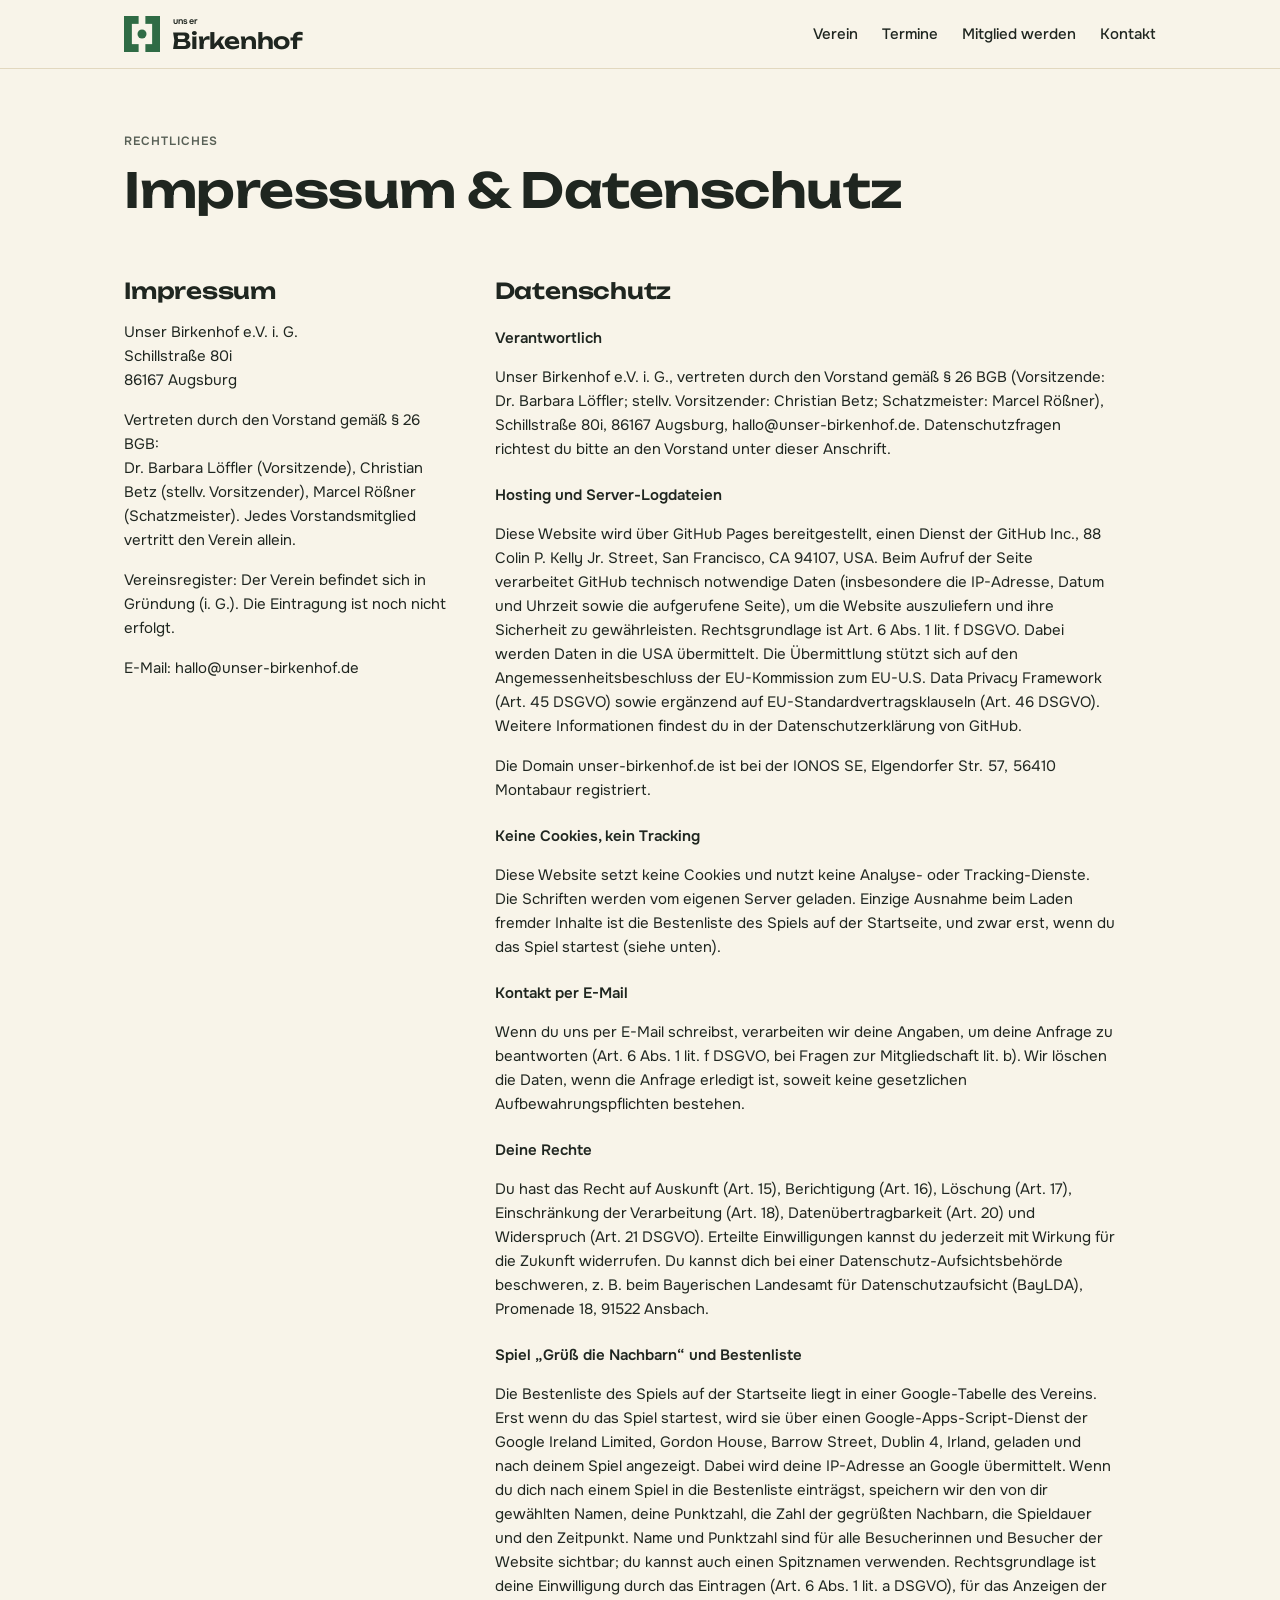
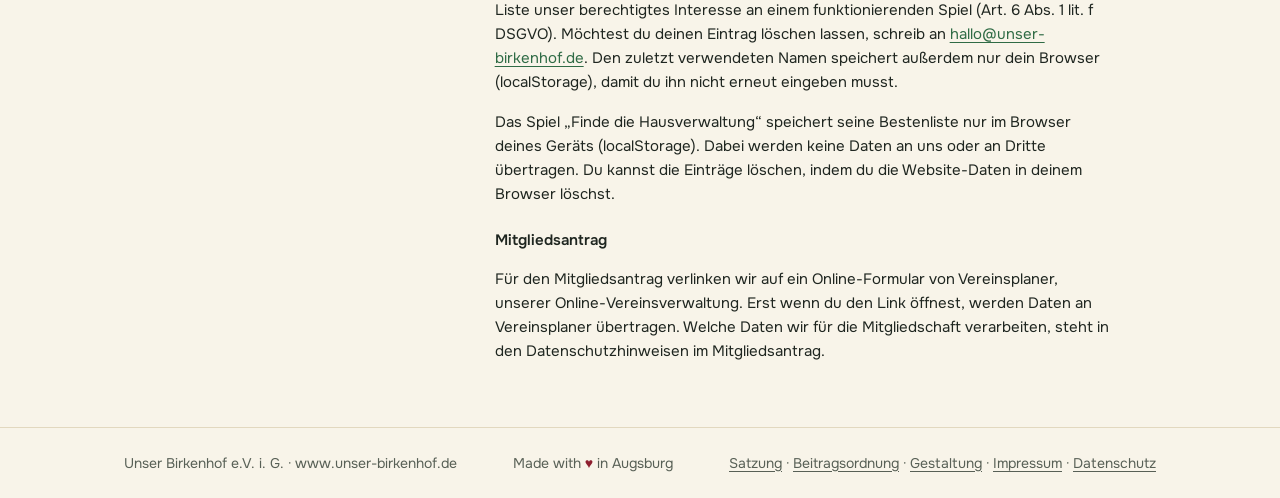
<file: impressum.html>
<!doctype html>
<html lang="de">
<head>
<meta charset="utf-8">
<meta name="viewport" content="width=device-width, initial-scale=1, viewport-fit=cover">
<link rel="icon" href="favicon.svg" type="image/svg+xml">
<title>Impressum & Datenschutz · Unser Birkenhof</title>
<meta name="description" content="Unser Birkenhof – Verein der Hausgemeinschaft des Birkenhofs in Augsburg-Lechhausen.">
<style>
@font-face{font-family:"Unbounded";src:url("fonts/unbounded.woff2") format("woff2");font-weight:200 900;font-display:swap}
@font-face{font-family:"Onest";src:url("fonts/onest.woff2") format("woff2");font-weight:100 900;font-display:swap}
/* Layout: ein Onepager, linksbündig auf 1080px, Abschnitte durch Farbflächen getrennt; Fensterband als Abschluss */
:root{
  --kalk:#f8f4e9;--kalk-raised:#fffcf6;--linie:#e2d8bf;--putz:#f5e4b0;--putz-soft:#f9f0d6;--on-putz:#1f2620;
  --laden:#2f6b45;--laden-fest:#2f6b45;--on-laden:#ffffff;--laden-soft:#dcebdc;
  --ziegel:#6e5038;--on-ziegel:#ffffff;--ziegel-soft:#f8e0d3;--ink:#1f2620;--ink-muted:#586056;
  --focus:0 0 0 2px #f8f4e9,0 0 0 4px #2f6b45;
  --font-display:"Unbounded","Arial Black",sans-serif;--font-text:"Onest","Helvetica Neue",Arial,sans-serif;
  --s1:4px;--s2:8px;--s3:16px;--s4:24px;--s5:40px;--s6:64px;--max:1080px;
}
:root{color-scheme:light}
*{box-sizing:border-box}
html{scroll-behavior:smooth}
@media (prefers-reduced-motion:reduce){html{scroll-behavior:auto}}
body{margin:0;background:var(--kalk);color:var(--ink);font:400 17px/1.6 var(--font-text)}
a{color:var(--laden);text-underline-offset:3px}
a:focus-visible{outline:none;box-shadow:var(--focus)}
.wrap{max-width:var(--max);margin:0 auto;padding-inline:var(--s4)}
h1,h2,h3{font-family:var(--font-display);font-weight:600;text-wrap:balance;margin:0}
h2{font-size:clamp(28px,4vw,40px);line-height:1.1;letter-spacing:-.01em}
h3{font-size:20px;line-height:1.3;font-weight:500}
p{margin:0;max-width:62ch}
.label{font:600 12px/16px var(--font-text);letter-spacing:.08em;text-transform:uppercase;color:var(--ink-muted)}

/* Kopf */
.top{position:sticky;top:env(safe-area-inset-top,0px);z-index:5;background:var(--kalk);border-bottom:1px solid var(--linie)}
.top .wrap{display:flex;align-items:center;justify-content:space-between;gap:var(--s3);padding-block:var(--s3);flex-wrap:wrap}
.brand{display:flex;align-items:flex-end;gap:12px;text-decoration:none;color:var(--ink)}
.brand svg{color:var(--laden);flex:none}
.wm{font-family:var(--font-display);font-weight:600;font-size:22px;line-height:1;letter-spacing:-.01em}
.wm i{display:block;font:normal 600 9px/1 var(--font-text);letter-spacing:.02em;margin:0 0 4px 1px}
.wm small{font:600 11px/1 var(--font-text);margin-left:4px}
nav ul{list-style:none;margin:0;padding:0;display:flex;gap:var(--s4);flex-wrap:wrap}
nav a{color:var(--ink);text-decoration:none;font-weight:500;font-size:15px}
nav a:hover{color:var(--laden);text-decoration:underline}
@media (max-width:560px){nav ul{gap:var(--s2) var(--s3)}nav a{font-size:14px}}

/* Start */
.hero{background:var(--putz);color:var(--on-putz)}
.hero .wrap{padding-block:var(--s6) var(--s5);display:grid;gap:var(--s4)}
.hero h1{font-size:clamp(40px,8vw,88px);line-height:.95;letter-spacing:-.02em}
.hero .claim{font:500 clamp(20px,2.4vw,26px)/1.35 var(--font-text)}
.hero .label{color:var(--on-putz)}
.hero .wrap{grid-template-columns:minmax(0,1fr) minmax(0,1.05fr);align-items:end;padding-block:var(--s6) 0;gap:var(--s5)}
.hero-text{display:grid;gap:var(--s4);align-self:center;padding-bottom:var(--s5)}
.hero-bild{align-self:end;margin-bottom:-1px}
.hero-art{display:block;width:100%;height:auto}
@media (max-width:860px){.hero .wrap{grid-template-columns:1fr;padding-block:var(--s5) 0}.hero-text{padding-bottom:0}}
.hero-art .fassade{fill:var(--putz)}
.hero-art .traufe{fill:#1f2620;opacity:.18}
.hero-art .schatten{fill:#1f2620;opacity:.08}
.hero-art .boden{fill:#1f2620;opacity:.14}
.hero-art .tor-hinweis text{font:500 12px var(--font-text);letter-spacing:.02em}
.hero-art .tor-hinweis text{fill:#1f2620;opacity:.55}
.hero-art .pfeil{fill:none;stroke:#1f2620;stroke-width:1.2;opacity:.45}
.hero-art .tor-hinweis{transition:opacity .3s}
.hero-art:has(.tor:hover) .tor-hinweis,.hero-art:has(.tor.offen) .tor-hinweis{opacity:0}
.hero-art .laden{fill:var(--laden-fest)}
.hero-art .rahmen{fill:#fbfaf5}
.hero-art .bank{fill:#c9c4b4}
.hero-art .glas{fill:#3e4b4f}
.hero-art .spiegel{fill:#fff;opacity:.10}
.hero-art .krone{fill:var(--laden-fest)}
.hero-art .krone2{fill:#3b7d52}
.hero-art .stamm{fill:#fbfaf5}
.hero-art .ritz{fill:#1f2620}
.hero-art .tor{--tor:#6e5038;--tor-hell:#9a7756;--tor-dunkel:#3d2c1f;cursor:pointer}
.hero-art .tor .tor{fill:var(--tor)}
.hero-art .tor-dunkel{fill:var(--tor-dunkel)}
.hero-art .tor-linie{stroke:var(--tor-hell);stroke-width:2;fill:none}
.hero-art .tor-fuge{fill:none;stroke:var(--tor-dunkel);stroke-width:2}
.hero-art .stein{fill:#d6ccb2}
.hero-art .bein{fill:#1f2620}
.hero-art .fluegel{transform-box:fill-box;transition:transform .7s cubic-bezier(.3,.7,.2,1)}
.hero-art .fl-l{transform-origin:left center}
.hero-art .fl-r{transform-origin:right center}
.hero-art .tor:hover .fluegel,.hero-art .tor.offen .fluegel{transform:scaleX(.1)}
.hero-art .mensch{transform-box:fill-box;transform-origin:50% 100%}
.hero-art .jubel{opacity:0}
.hero-art .tor:hover .unten,.hero-art .tor.offen .unten{opacity:0;transition:opacity 0s .45s}
.hero-art .tor:hover .j1,.hero-art .tor.offen .j1{animation:winken .5s steps(1) .45s infinite}
.hero-art .tor:hover .j2,.hero-art .tor.offen .j2{animation:winken .5s steps(1) .7s infinite}
.hero-art .tor:hover .mensch,.hero-art .tor.offen .mensch{animation:jubelsprung .5s ease-in-out .5s infinite alternate}
.hero-art .tor:hover .m1,.hero-art .tor.offen .m1{animation-delay:.6s}
.hero-art .tor:hover .m2,.hero-art .tor.offen .m2{animation-delay:.75s;animation-duration:.42s}
.hero-art .tor:hover .m3,.hero-art .tor.offen .m3{animation-delay:.55s;animation-duration:.55s}
.hero-art .tor:hover .hopp2,.hero-art .tor.offen .hopp2{animation-delay:.68s}
@keyframes winken{0%{opacity:1}50%{opacity:0}}
@keyframes jubelsprung{from{transform:translateY(0)}to{transform:translateY(-5px)}}
.spiel-start{justify-self:start;font:500 14px/1.4 var(--font-text);color:var(--ink-muted);background:none;border:0;padding:0;cursor:pointer;text-decoration:underline;text-decoration-color:rgba(31,38,32,.3);text-underline-offset:4px}
.spiel-start:hover{color:var(--ink);text-decoration-color:currentColor}
.hero-art .nachbar{opacity:0;transform:translateY(8px);transition:opacity .15s,transform .2s}
.hero-art .fenster.da .nachbar{opacity:1;transform:none}
.hero-art .fenster.da .winkarm{transform-box:fill-box;transform-origin:50% 100%;animation:wink .3s ease-in-out infinite alternate}
@keyframes wink{from{transform:rotate(-14deg)}to{transform:rotate(14deg)}}
.hero-art .hallo{font:700 13px var(--font-text);fill:#1f2620;opacity:0;transition:opacity .2s}
.hero-art .fenster.gegruesst .hallo{opacity:1}
.hero-art .spiel-status{font:600 14px var(--font-text);fill:#1f2620}
.hero-art.spielt .fenster{cursor:pointer}
.hero-art .ld{transform-box:fill-box}
.hero-art .ld-l{transform-origin:right center}
.hero-art .ld-r{transform-origin:left center}
.hero-art .fenster{cursor:pointer}
.hero-art .fenster.klapp .ld{animation:laden 2.2s cubic-bezier(.4,0,.3,1)}
@keyframes laden{0%{transform:scaleX(1)}30%,65%{transform:scaleX(-1);filter:brightness(.82)}100%{transform:scaleX(1)}}

section.block{border-top:1px solid var(--linie)}
section.block .wrap{padding-block:var(--s6);display:grid;gap:var(--s5)}
.head{display:grid;gap:var(--s3)}

/* Ziele */
.ziele{display:grid;grid-template-columns:repeat(auto-fit,minmax(240px,1fr));gap:var(--s4)}
.ziel{background:transparent;border-top:1px solid var(--ink);padding:var(--s4) 0 0;display:grid;gap:var(--s3);align-content:start;min-width:0}
.tag{display:inline-flex;align-items:center;gap:var(--s2);justify-self:start;font:600 12px/16px var(--font-text);letter-spacing:.08em;text-transform:uppercase;padding:0;background:none;color:var(--ink-muted)}
.tag::before{content:"";width:8px;height:8px;background:currentColor}
.tag.hof::before{border-radius:50%}
.tag.haus::before{transform:rotate(45deg)}

/* Termine */
.alt{border-top:1px solid var(--linie)}
.events:empty{display:none}
[hidden]{display:none!important}
.events{list-style:none;margin:0;padding:0;display:grid;gap:var(--s3)}
.event{display:grid;grid-template-columns:120px 1fr;gap:var(--s4);padding:var(--s4) 0;border-top:1px solid var(--linie)}
.event .date{font-family:var(--font-display);font-weight:600;font-size:28px;line-height:1;font-variant-numeric:tabular-nums}
.event .date span{display:block;font:600 12px/16px var(--font-text);letter-spacing:.08em;text-transform:uppercase;color:var(--ink-muted);margin-top:var(--s2)}
.event .body{display:grid;gap:var(--s2);min-width:0}
.event dl{margin:0;display:flex;flex-wrap:wrap;gap:var(--s1) var(--s4);font-size:15px}
.event dt{font:600 12px/24px var(--font-text);letter-spacing:.08em;text-transform:uppercase;color:var(--ink-muted);margin-right:var(--s1)}
.event dd{margin:0}
.event dl div{display:flex}
.empty{padding:var(--s4) 0;display:grid;gap:var(--s2);border-top:1px solid var(--linie);border-bottom:1px solid var(--linie)}
@media (max-width:560px){.event{grid-template-columns:1fr;gap:var(--s3)}}

/* Mitglied werden */
.mitglied{display:grid;grid-template-columns:repeat(auto-fit,minmax(260px,1fr));gap:var(--s5);align-items:start}
.preise{list-style:none;margin:0;padding:0;display:grid}
.preise li{display:flex;justify-content:space-between;align-items:baseline;gap:var(--s3);padding:var(--s3) 0;border-top:1px solid var(--linie);flex-wrap:wrap}
.preise li:last-child{border-bottom:1px solid var(--linie)}
.preise strong{font:600 clamp(18px,4.6vw,24px)/1.2 var(--font-display);font-variant-numeric:tabular-nums;white-space:nowrap}
.preise li > span{min-width:0}
@media (max-width:560px){.preise li,.dokumente li{flex-wrap:nowrap}.dokumente .hinweis{font-size:12px;text-align:right}}
.cta{display:grid;gap:var(--s3);justify-items:start}
.dokumente{display:grid;gap:var(--s2);margin-top:var(--s3);width:100%}
.dokumente ul{list-style:none;margin:0;padding:0;display:grid}
.dokumente li{display:flex;justify-content:space-between;align-items:baseline;gap:var(--s3);padding:var(--s2) 0;border-top:1px solid var(--linie);flex-wrap:wrap}
.dokumente li:last-child{border-bottom:1px solid var(--linie)}
.dokumente a{font-weight:600}
.dokumente a:first-child::before{content:"→ ";font-weight:400}
.dokumente a.hinweis{font-weight:400;color:var(--ink-muted)}
.dokumente a.hinweis::before{content:"↓ "}
.button{display:inline-flex;align-items:center;gap:var(--s2);font:600 16px/20px var(--font-text);padding:14px var(--s4);background:var(--laden);color:var(--on-laden);text-decoration:none;border:2px solid var(--laden)}
.button:hover{background:var(--ink);border-color:var(--ink);color:var(--kalk)}
.button:focus-visible{outline:none;box-shadow:var(--focus)}
.hinweis{font:400 14px/1.5 var(--font-text);color:var(--ink-muted)}

/* Kontakt */
.kontakt{display:grid;grid-template-columns:repeat(auto-fit,minmax(240px,1fr));gap:var(--s4)}
.kontakt > div{display:grid;gap:var(--s2);align-content:start}
.mail{font:600 clamp(18px,2.4vw,24px)/1.3 var(--font-display);word-break:break-word}
.people{list-style:none;margin:0;padding:0;display:grid;gap:var(--s2)}
.people li{display:flex;justify-content:space-between;gap:var(--s3);border-bottom:1px solid var(--linie);padding-bottom:var(--s2);flex-wrap:wrap}
.people span{color:var(--ink-muted)}
.rot{background:var(--ziegel);color:var(--on-ziegel);border-top:0}
.rot .label,.rot .people span{color:var(--on-ziegel);opacity:.8}
.rot .mail{color:var(--on-ziegel)}
.rot .people li{border-bottom-color:color-mix(in srgb,currentColor 35%,transparent)}
.rot a:focus-visible{box-shadow:0 0 0 2px var(--ziegel),0 0 0 4px var(--on-ziegel)}

/* Rechtliches */
.legal{border-top:1px solid var(--linie)}
.legal .wrap{padding-block:var(--s5);display:grid;grid-template-columns:minmax(0,1fr) minmax(0,2fr);gap:var(--s5)}
@media (max-width:760px){.legal .wrap{grid-template-columns:1fr}}
.legal h3{font:600 15px/1.4 var(--font-text);margin-top:var(--s2)}
.legal h2{font-size:22px}
.legal p,.legal address{font-size:15px;font-style:normal}
.legal > .wrap > div{display:grid;gap:var(--s3);align-content:start}
.ph{background:var(--putz-soft);color:var(--ink);padding:0 4px;font-weight:600}

footer{border-top:1px solid var(--linie);color:var(--ink-muted)}
footer .wrap{padding-block:var(--s4);display:flex;justify-content:space-between;gap:var(--s3);flex-wrap:wrap;font-size:14px}
footer a{color:var(--ink-muted)}
.legal.page{border-top:0}
.legal.page .wrap{padding-block:var(--s6)}
.pagehead{padding-block:var(--s6) 0;display:grid;gap:var(--s3)}
.pagehead h1{font-size:clamp(32px,5vw,48px);line-height:1.05;letter-spacing:-.01em}
.heart{color:#8e1f2f}
.doc{padding-block:0 var(--s6);display:grid;gap:var(--s5)}
.docmeta{color:var(--ink-muted);font-size:15px}
.toc{border-top:1px solid var(--linie);border-bottom:1px solid var(--linie);padding:var(--s3) 0;max-width:68ch}
.toc summary{cursor:pointer;font:600 12px/16px var(--font-text);letter-spacing:.08em;text-transform:uppercase;color:var(--ink-muted)}
.toc ol{list-style:none;margin:var(--s3) 0 0;padding:0;columns:2 260px;column-gap:var(--s5)}
.toc li{break-inside:avoid;padding:3px 0;font-size:15px}
.toc a{color:var(--ink);text-decoration:none}.toc a:hover{color:var(--laden);text-decoration:underline}
.doctext{display:grid;gap:var(--s3);max-width:68ch}
.doctext .para{display:grid;gap:var(--s3);scroll-margin-top:96px;padding-top:var(--s4)}
.doctext h2{font-size:clamp(20px,2.4vw,24px);line-height:1.25;font-weight:500}
.doctext h2 span{color:var(--laden);font-weight:600;margin-right:6px}
.doctext p{max-width:none}
.doctext .abs,.doctext .li{display:grid;grid-template-columns:2.2em 1fr;gap:4px}
.doctext .li{padding-left:2.2em}
.doctext .abs + .li,.doctext p + .li{margin-top:-6px}
.doctext .nr{font-variant-numeric:tabular-nums;color:var(--ink-muted)}
.doctext .lead-doc{font:500 18px/1.5 var(--font-text)}
.doctext .ort{margin-top:var(--s4);color:var(--ink-muted)}
.anlage{list-style:none;margin:0;padding:0;display:grid}
.anlage li{padding:var(--s2) 0;border-top:1px solid var(--linie)}.anlage li:last-child{border-bottom:1px solid var(--linie)}
.docback a{font-weight:600}
</style>

</head>
<body>
<header class="top">
  <div class="wrap">
    <a class="brand" href="index.html" aria-label="Unser Birkenhof, zum Seitenanfang">
      <svg viewBox="0 0 64 64" width="36" height="36" aria-hidden="true"><mask id="bm"><rect width="64" height="64" fill="#fff"/><rect x="14" y="14" width="36" height="36" fill="#000"/><rect x="26" y="49" width="12" height="16" fill="#000"/><rect x="26" y="-1" width="12" height="16" fill="#000"/><circle cx="32" cy="32" r="8" fill="#fff"/></mask><rect width="64" height="64" fill="currentColor" mask="url(#bm)"/></svg>
      <span class="wm"><i>unser</i>Birkenhof</span>
    </a>
    <nav aria-label="Hauptnavigation">
      <ul>
        <li><a href="index.html#verein">Verein</a></li>
        <li><a href="index.html#termine">Termine</a></li>
        <li><a href="index.html#mitglied">Mitglied werden</a></li>
        <li><a href="index.html#kontakt">Kontakt</a></li>
      </ul>
    </nav>
  </div>
</header>

<main>
  <div class="wrap pagehead">
    <span class="label">Rechtliches</span>
    <h1>Impressum &amp; Datenschutz</h1>
  </div>
<div class="legal page">
  <div class="wrap">
    <div id="impressum">
      <h2>Impressum</h2>
      <address>
        Unser Birkenhof e.V. i. G.<br>
        Schillstraße 80i<br>
        86167 Augsburg
      </address>
      <p>Vertreten durch den Vorstand gemäß § 26 BGB:<br>Dr. Barbara Löffler (Vorsitzende), Christian Betz (stellv. Vorsitzender), Marcel Rößner (Schatzmeister). Jedes Vorstandsmitglied vertritt den Verein allein.</p>
      <p>Vereinsregister: Der Verein befindet sich in Gründung (i. G.). Die Eintragung ist noch nicht erfolgt.</p>
      <p>E-Mail: hallo@unser-birkenhof.de</p>
    </div>
    <div id="datenschutz">
      <h2>Datenschutz</h2>
      <h3>Verantwortlich</h3>
      <p>Unser Birkenhof e.V. i. G., vertreten durch den Vorstand gemäß § 26 BGB (Vorsitzende: Dr. Barbara Löffler; stellv. Vorsitzender: Christian Betz; Schatzmeister: Marcel Rößner), Schillstraße 80i, 86167 Augsburg, hallo@unser-birkenhof.de. Datenschutzfragen richtest du bitte an den Vorstand unter dieser Anschrift.</p>
      <h3>Hosting und Server-Logdateien</h3>
      <p>Diese Website wird über GitHub Pages bereitgestellt, einen Dienst der GitHub Inc., 88 Colin P. Kelly Jr. Street, San Francisco, CA 94107, USA. Beim Aufruf der Seite verarbeitet GitHub technisch notwendige Daten (insbesondere die IP-Adresse, Datum und Uhrzeit sowie die aufgerufene Seite), um die Website auszuliefern und ihre Sicherheit zu gewährleisten. Rechtsgrundlage ist Art. 6 Abs. 1 lit. f DSGVO. Dabei werden Daten in die USA übermittelt. Die Übermittlung stützt sich auf den Angemessenheitsbeschluss der EU-Kommission zum EU-U.S. Data Privacy Framework (Art. 45 DSGVO) sowie ergänzend auf EU-Standardvertragsklauseln (Art. 46 DSGVO). Weitere Informationen findest du in der Datenschutzerklärung von GitHub.</p>
      <p>Die Domain unser-birkenhof.de ist bei der IONOS SE, Elgendorfer Str. 57, 56410 Montabaur registriert.</p>
      <h3>Keine Cookies, kein Tracking</h3>
      <p>Diese Website setzt keine Cookies und nutzt keine Analyse- oder Tracking-Dienste. Die Schriften werden vom eigenen Server geladen. Einzige Ausnahme beim Laden fremder Inhalte ist die Bestenliste des Spiels auf der Startseite, und zwar erst, wenn du das Spiel startest (siehe unten).</p>
      <h3>Kontakt per E-Mail</h3>
      <p>Wenn du uns per E-Mail schreibst, verarbeiten wir deine Angaben, um deine Anfrage zu beantworten (Art. 6 Abs. 1 lit. f DSGVO, bei Fragen zur Mitgliedschaft lit. b). Wir löschen die Daten, wenn die Anfrage erledigt ist, soweit keine gesetzlichen Aufbewahrungspflichten bestehen.</p>
      <h3>Deine Rechte</h3>
      <p>Du hast das Recht auf Auskunft (Art. 15), Berichtigung (Art. 16), Löschung (Art. 17), Einschränkung der Verarbeitung (Art. 18), Datenübertragbarkeit (Art. 20) und Widerspruch (Art. 21 DSGVO). Erteilte Einwilligungen kannst du jederzeit mit Wirkung für die Zukunft widerrufen. Du kannst dich bei einer Datenschutz-Aufsichtsbehörde beschweren, z. B. beim Bayerischen Landesamt für Datenschutzaufsicht (BayLDA), Promenade 18, 91522 Ansbach.</p>
      <h3 id="spiel">Spiel „Grüß die Nachbarn“ und Bestenliste</h3>
      <p>Die Bestenliste des Spiels auf der Startseite liegt in einer Google-Tabelle des Vereins. Erst wenn du das Spiel startest, wird sie über einen Google-Apps-Script-Dienst der Google Ireland Limited, Gordon House, Barrow Street, Dublin 4, Irland, geladen und nach deinem Spiel angezeigt. Dabei wird deine IP-Adresse an Google übermittelt. Wenn du dich nach einem Spiel in die Bestenliste einträgst, speichern wir den von dir gewählten Namen, deine Punktzahl, die Zahl der gegrüßten Nachbarn, die Spieldauer und den Zeitpunkt. Name und Punktzahl sind für alle Besucherinnen und Besucher der Website sichtbar; du kannst auch einen Spitznamen verwenden. Rechtsgrundlage ist deine Einwilligung durch das Eintragen (Art. 6 Abs. 1 lit. a DSGVO), für das Anzeigen der Liste unser berechtigtes Interesse an einem funktionierenden Spiel (Art. 6 Abs. 1 lit. f DSGVO). Möchtest du deinen Eintrag löschen lassen, schreib an <a href="mailto:hallo@unser-birkenhof.de">hallo@unser-birkenhof.de</a>. Den zuletzt verwendeten Namen speichert außerdem nur dein Browser (localStorage), damit du ihn nicht erneut eingeben musst.</p>
      <p>Das Spiel „Finde die Hausverwaltung“ speichert seine Bestenliste nur im Browser deines Geräts (localStorage). Dabei werden keine Daten an uns oder an Dritte übertragen. Du kannst die Einträge löschen, indem du die Website-Daten in deinem Browser löschst.</p>
      <h3>Mitgliedsantrag</h3>
      <p>Für den Mitgliedsantrag verlinken wir auf ein Online-Formular von Vereinsplaner, unserer Online-Vereinsverwaltung. Erst wenn du den Link öffnest, werden Daten an Vereinsplaner übertragen. Welche Daten wir für die Mitgliedschaft verarbeiten, steht in den Datenschutzhinweisen im Mitgliedsantrag.</p>
    </div>
  </div>
</div>

</main>

<footer>
  <div class="wrap">
    <span>Unser Birkenhof e.V. i. G. · www.unser-birkenhof.de</span>
    <span>Made with <span class="heart" aria-label="Liebe">♥</span> in Augsburg</span>
    <span><a href="satzung.html">Satzung</a> · <a href="beitragsordnung.html">Beitragsordnung</a> · <a href="design.html">Gestaltung</a> · <a href="impressum.html#impressum">Impressum</a> · <a href="impressum.html#datenschutz">Datenschutz</a></span>
  </div>
</footer>
</body>
</html>
</file>
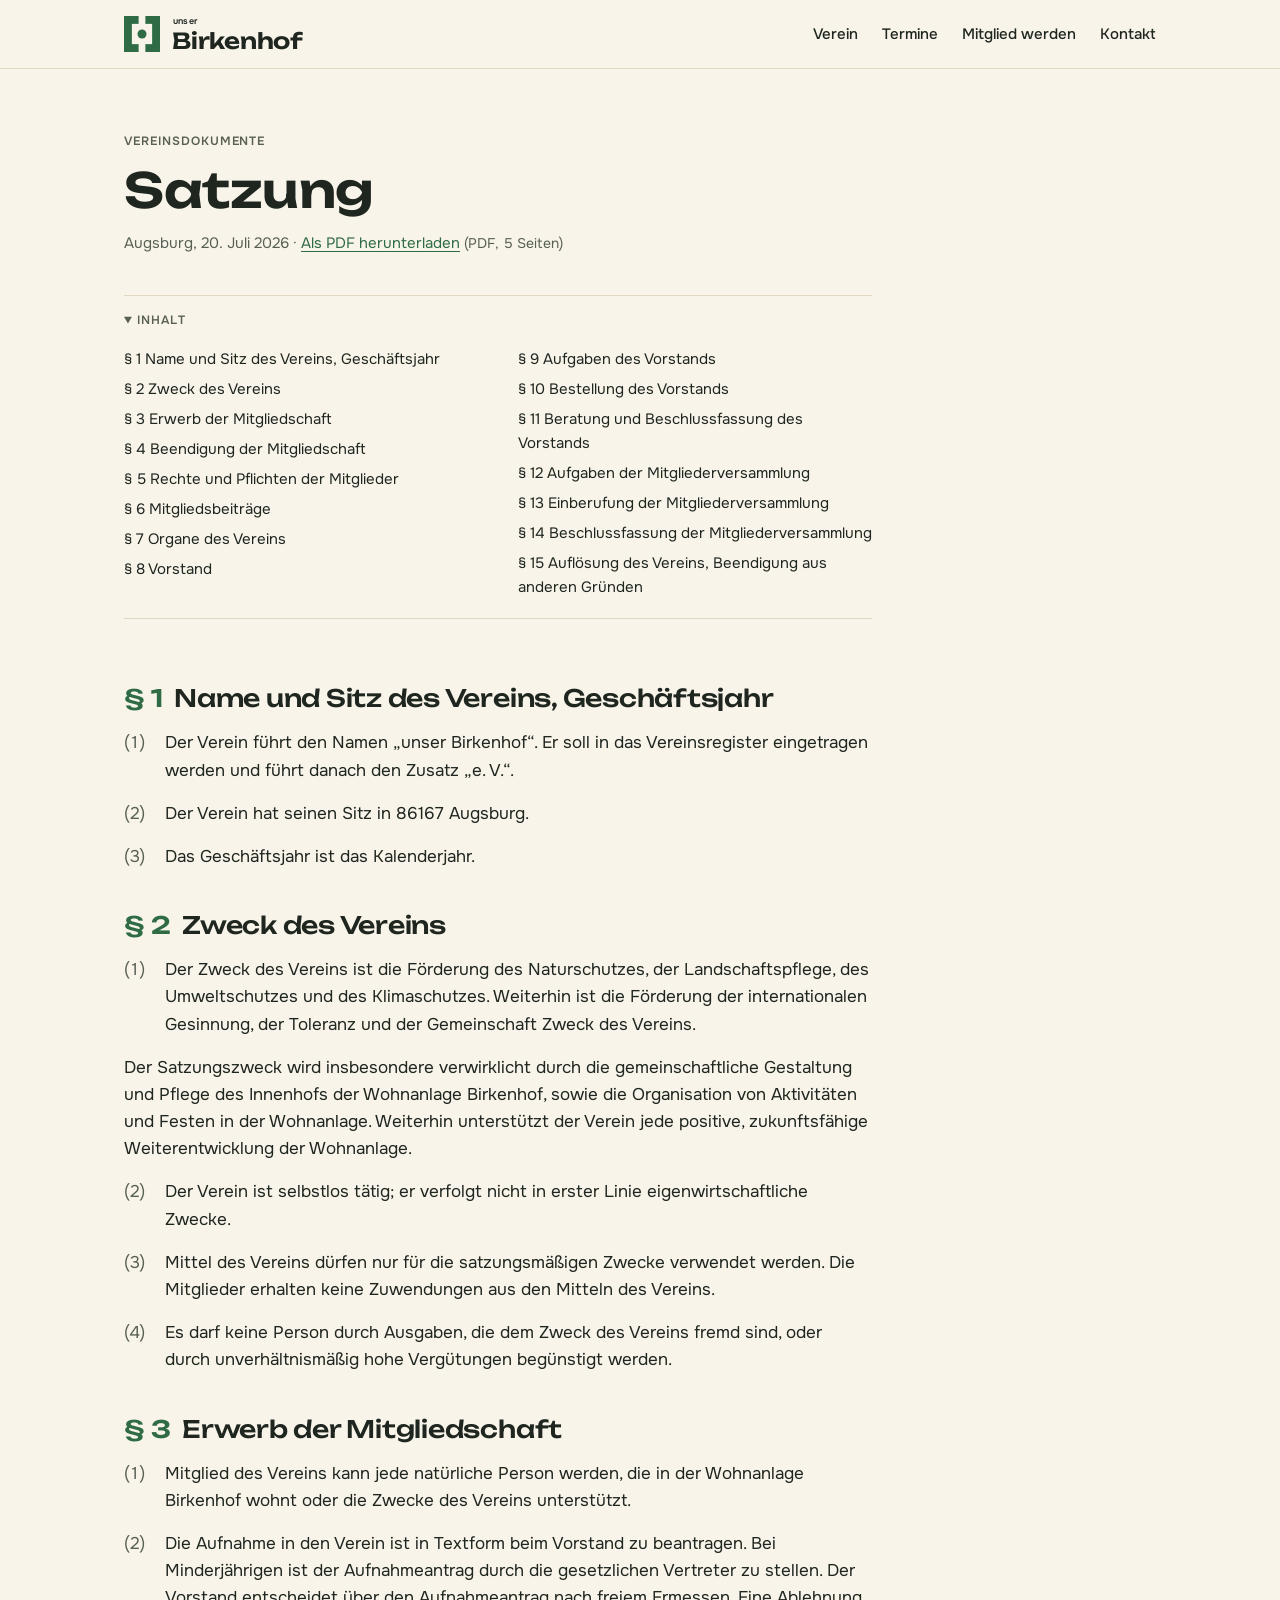
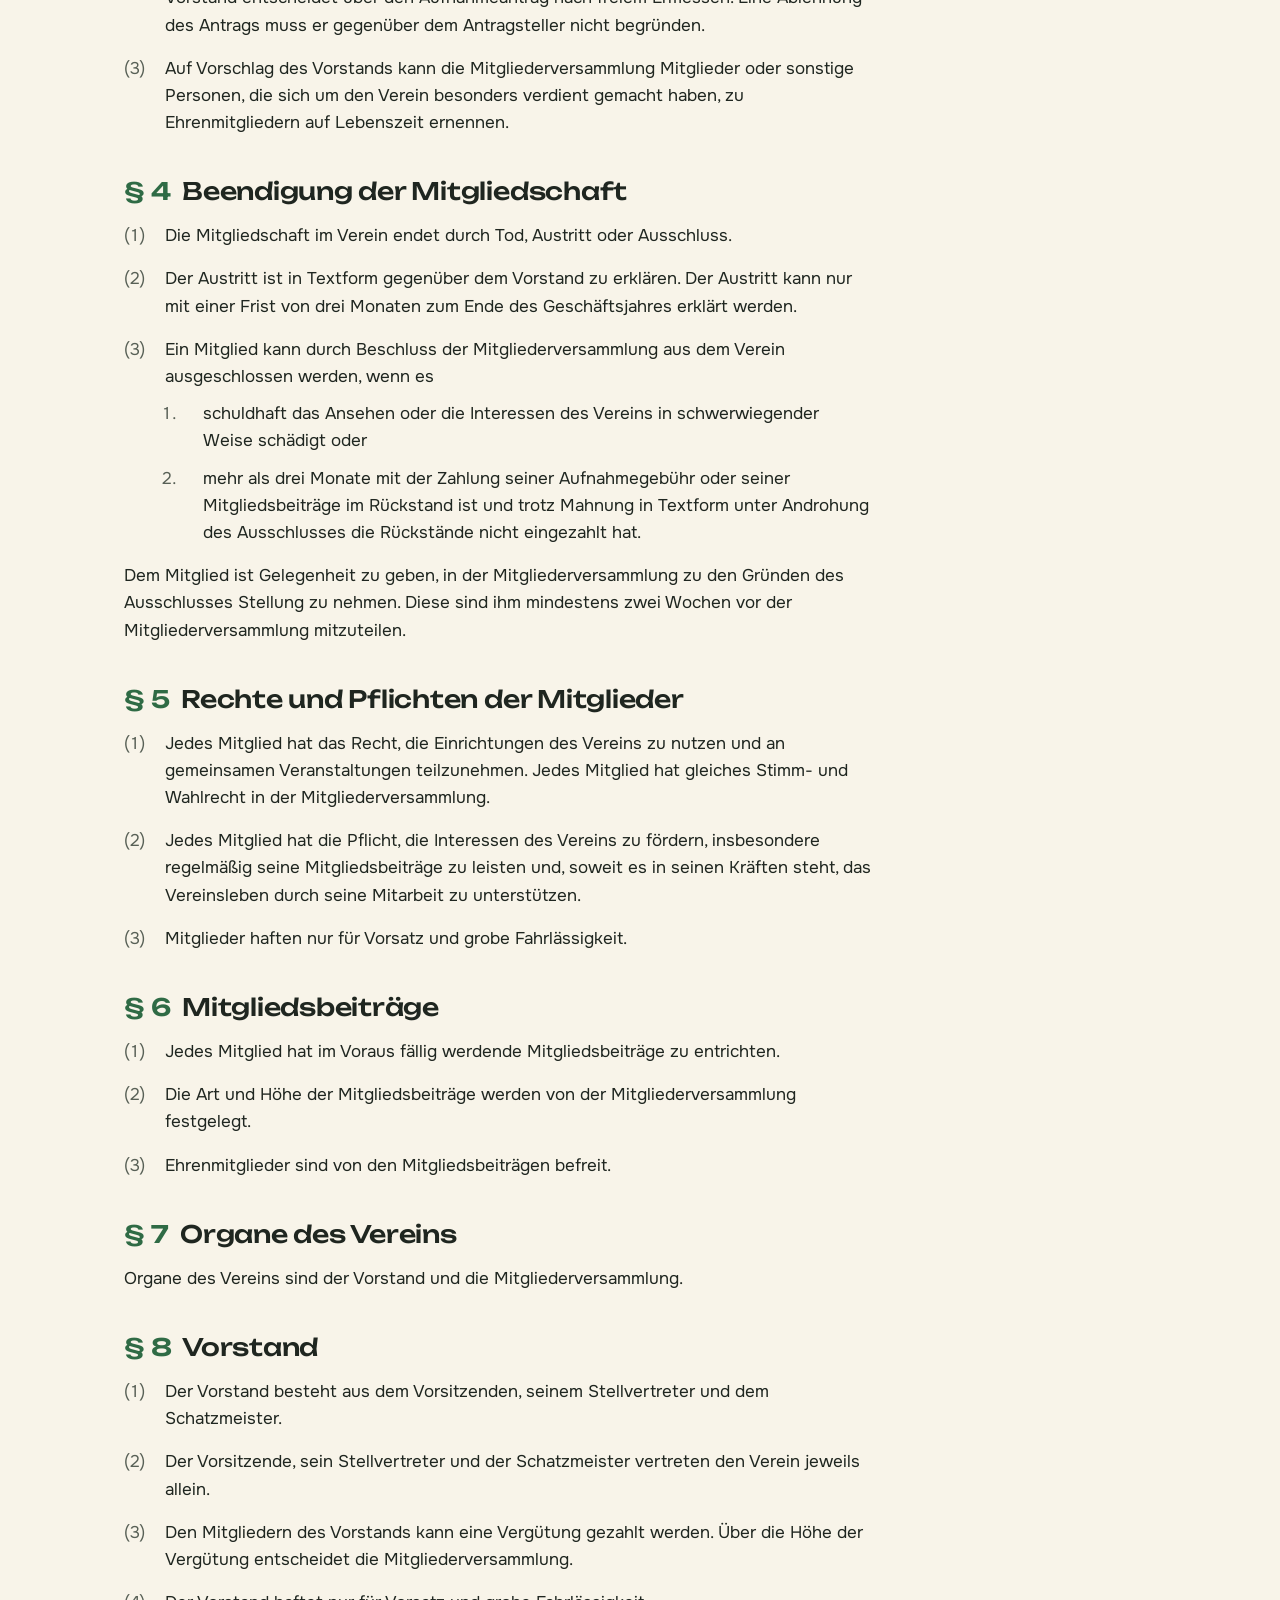
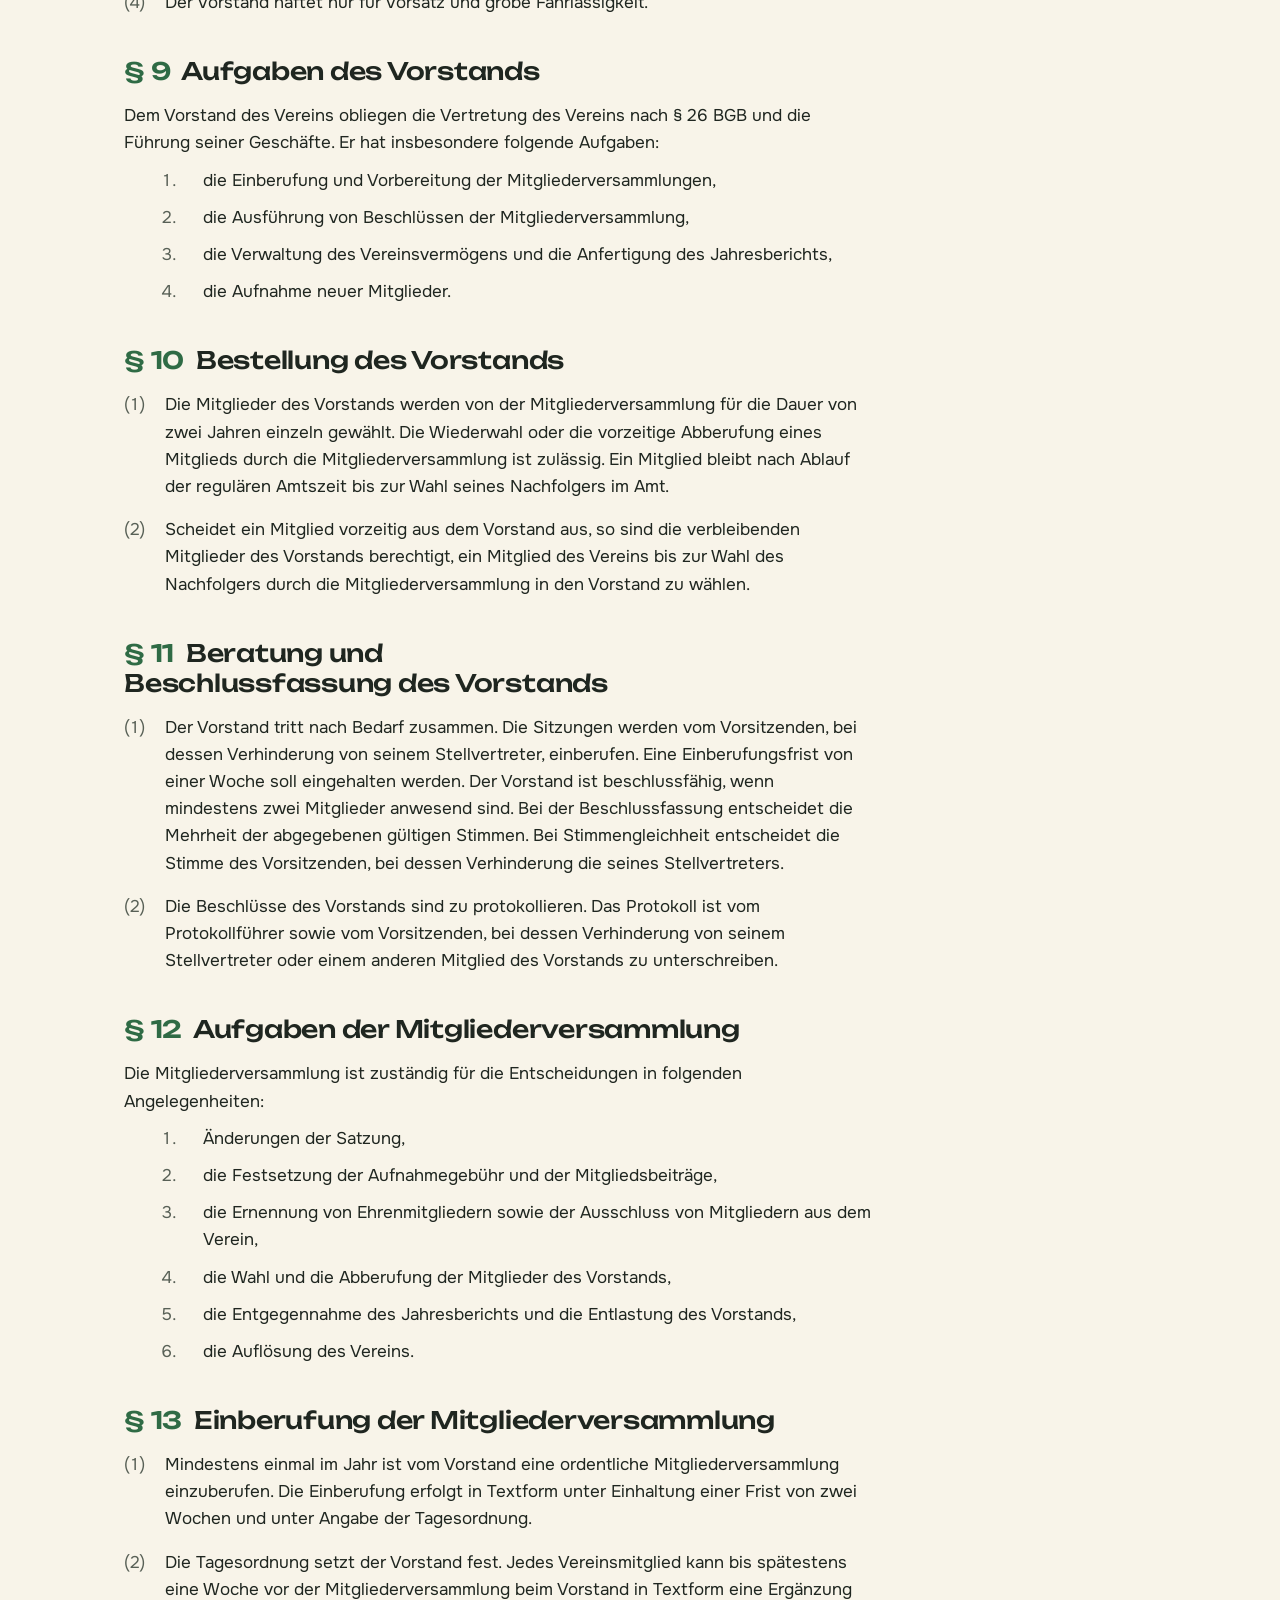
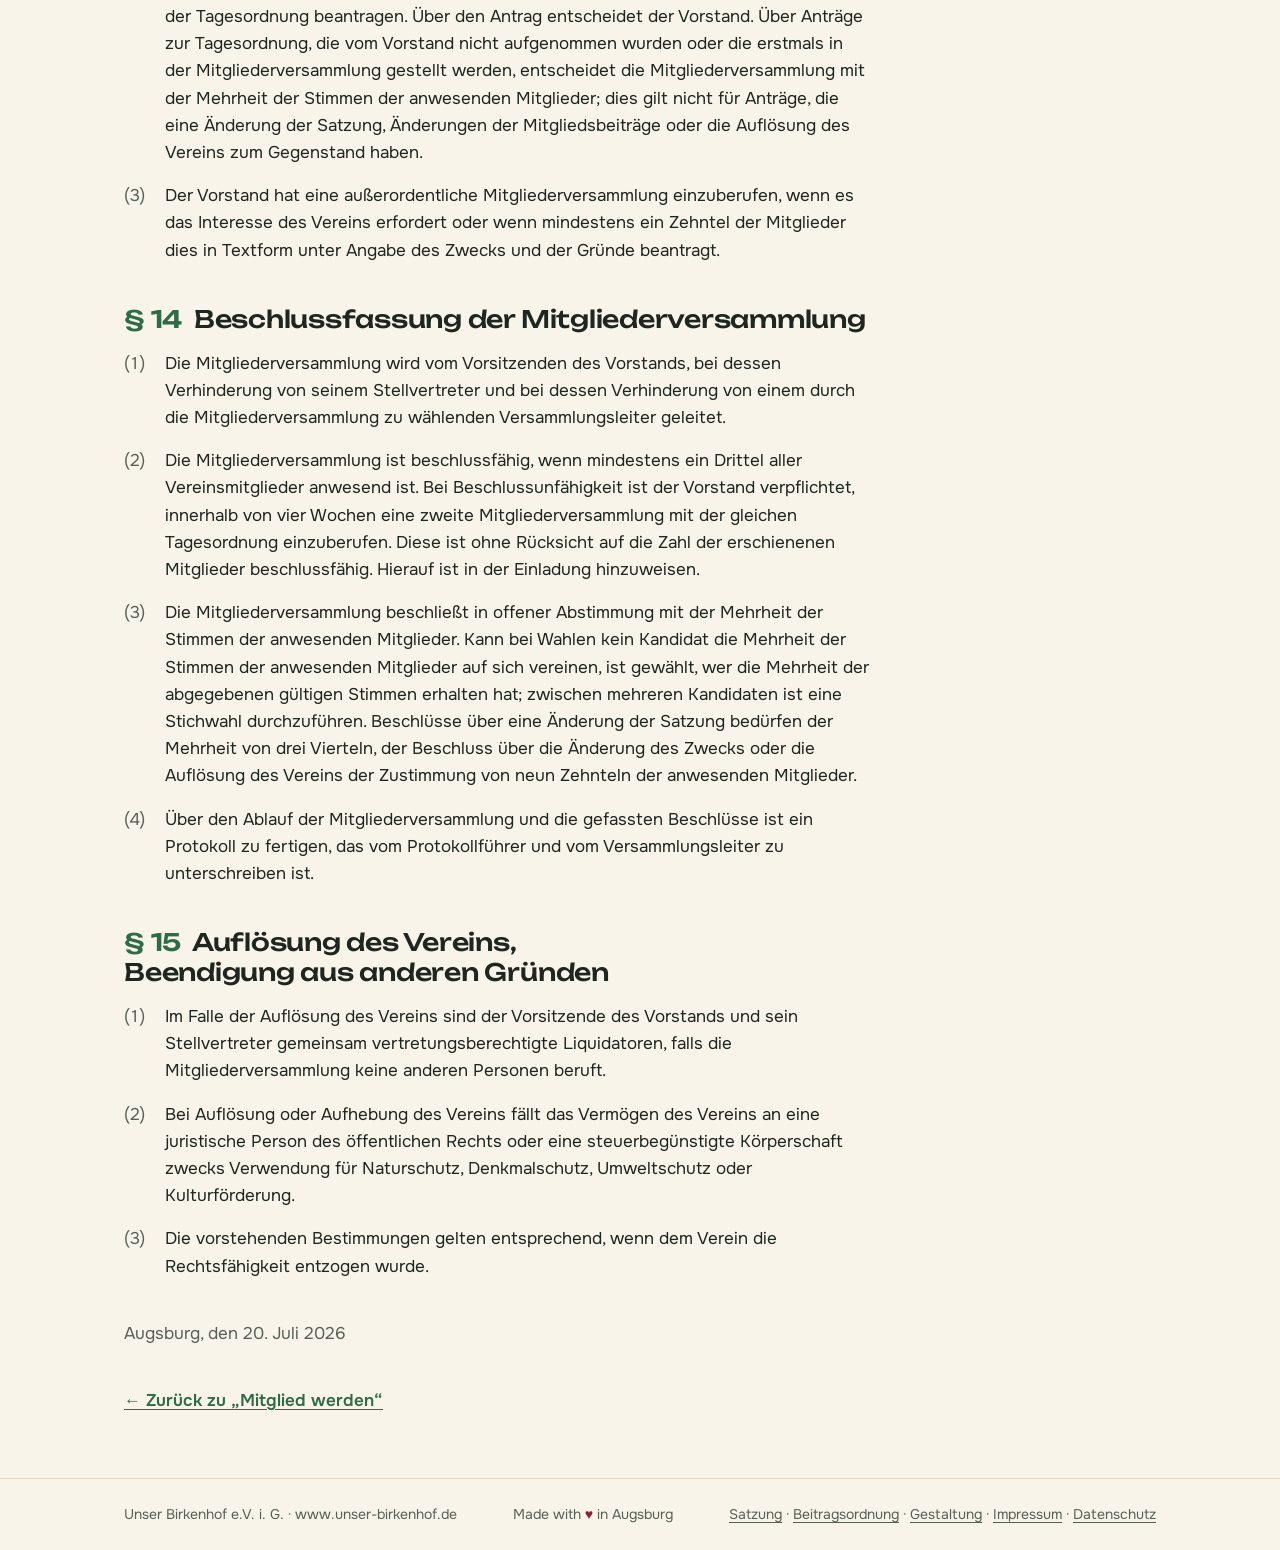
<file: satzung.html>
<!doctype html>
<html lang="de">
<head>
<meta charset="utf-8">
<meta name="viewport" content="width=device-width, initial-scale=1, viewport-fit=cover">
<link rel="icon" href="favicon.svg" type="image/svg+xml">
<title>Satzung · Unser Birkenhof</title>
<meta name="description" content="Unser Birkenhof – Verein der Hausgemeinschaft des Birkenhofs in Augsburg-Lechhausen.">
<style>
@font-face{font-family:"Unbounded";src:url("fonts/unbounded.woff2") format("woff2");font-weight:200 900;font-display:swap}
@font-face{font-family:"Onest";src:url("fonts/onest.woff2") format("woff2");font-weight:100 900;font-display:swap}
/* Layout: ein Onepager, linksbündig auf 1080px, Abschnitte durch Farbflächen getrennt; Fensterband als Abschluss */
:root{
  --kalk:#f8f4e9;--kalk-raised:#fffcf6;--linie:#e2d8bf;--putz:#f5e4b0;--putz-soft:#f9f0d6;--on-putz:#1f2620;
  --laden:#2f6b45;--laden-fest:#2f6b45;--on-laden:#ffffff;--laden-soft:#dcebdc;
  --ziegel:#6e5038;--on-ziegel:#ffffff;--ziegel-soft:#f8e0d3;--ink:#1f2620;--ink-muted:#586056;
  --focus:0 0 0 2px #f8f4e9,0 0 0 4px #2f6b45;
  --font-display:"Unbounded","Arial Black",sans-serif;--font-text:"Onest","Helvetica Neue",Arial,sans-serif;
  --s1:4px;--s2:8px;--s3:16px;--s4:24px;--s5:40px;--s6:64px;--max:1080px;
}
:root{color-scheme:light}
*{box-sizing:border-box}
html{scroll-behavior:smooth}
@media (prefers-reduced-motion:reduce){html{scroll-behavior:auto}}
body{margin:0;background:var(--kalk);color:var(--ink);font:400 17px/1.6 var(--font-text)}
a{color:var(--laden);text-underline-offset:3px}
a:focus-visible{outline:none;box-shadow:var(--focus)}
.wrap{max-width:var(--max);margin:0 auto;padding-inline:var(--s4)}
h1,h2,h3{font-family:var(--font-display);font-weight:600;text-wrap:balance;margin:0}
h2{font-size:clamp(28px,4vw,40px);line-height:1.1;letter-spacing:-.01em}
h3{font-size:20px;line-height:1.3;font-weight:500}
p{margin:0;max-width:62ch}
.label{font:600 12px/16px var(--font-text);letter-spacing:.08em;text-transform:uppercase;color:var(--ink-muted)}

/* Kopf */
.top{position:sticky;top:env(safe-area-inset-top,0px);z-index:5;background:var(--kalk);border-bottom:1px solid var(--linie)}
.top .wrap{display:flex;align-items:center;justify-content:space-between;gap:var(--s3);padding-block:var(--s3);flex-wrap:wrap}
.brand{display:flex;align-items:flex-end;gap:12px;text-decoration:none;color:var(--ink)}
.brand svg{color:var(--laden);flex:none}
.wm{font-family:var(--font-display);font-weight:600;font-size:22px;line-height:1;letter-spacing:-.01em}
.wm i{display:block;font:normal 600 9px/1 var(--font-text);letter-spacing:.02em;margin:0 0 4px 1px}
.wm small{font:600 11px/1 var(--font-text);margin-left:4px}
nav ul{list-style:none;margin:0;padding:0;display:flex;gap:var(--s4);flex-wrap:wrap}
nav a{color:var(--ink);text-decoration:none;font-weight:500;font-size:15px}
nav a:hover{color:var(--laden);text-decoration:underline}
@media (max-width:560px){nav ul{gap:var(--s2) var(--s3)}nav a{font-size:14px}}

/* Start */
.hero{background:var(--putz);color:var(--on-putz)}
.hero .wrap{padding-block:var(--s6) var(--s5);display:grid;gap:var(--s4)}
.hero h1{font-size:clamp(40px,8vw,88px);line-height:.95;letter-spacing:-.02em}
.hero .claim{font:500 clamp(20px,2.4vw,26px)/1.35 var(--font-text)}
.hero .label{color:var(--on-putz)}
.hero .wrap{grid-template-columns:minmax(0,1fr) minmax(0,1.05fr);align-items:end;padding-block:var(--s6) 0;gap:var(--s5)}
.hero-text{display:grid;gap:var(--s4);align-self:center;padding-bottom:var(--s5)}
.hero-bild{align-self:end;margin-bottom:-1px}
.hero-art{display:block;width:100%;height:auto}
@media (max-width:860px){.hero .wrap{grid-template-columns:1fr;padding-block:var(--s5) 0}.hero-text{padding-bottom:0}}
.hero-art .fassade{fill:var(--putz)}
.hero-art .traufe{fill:#1f2620;opacity:.18}
.hero-art .schatten{fill:#1f2620;opacity:.08}
.hero-art .boden{fill:#1f2620;opacity:.14}
.hero-art .tor-hinweis text{font:500 12px var(--font-text);letter-spacing:.02em}
.hero-art .tor-hinweis text{fill:#1f2620;opacity:.55}
.hero-art .pfeil{fill:none;stroke:#1f2620;stroke-width:1.2;opacity:.45}
.hero-art .tor-hinweis{transition:opacity .3s}
.hero-art:has(.tor:hover) .tor-hinweis,.hero-art:has(.tor.offen) .tor-hinweis{opacity:0}
.hero-art .laden{fill:var(--laden-fest)}
.hero-art .rahmen{fill:#fbfaf5}
.hero-art .bank{fill:#c9c4b4}
.hero-art .glas{fill:#3e4b4f}
.hero-art .spiegel{fill:#fff;opacity:.10}
.hero-art .krone{fill:var(--laden-fest)}
.hero-art .krone2{fill:#3b7d52}
.hero-art .stamm{fill:#fbfaf5}
.hero-art .ritz{fill:#1f2620}
.hero-art .tor{--tor:#6e5038;--tor-hell:#9a7756;--tor-dunkel:#3d2c1f;cursor:pointer}
.hero-art .tor .tor{fill:var(--tor)}
.hero-art .tor-dunkel{fill:var(--tor-dunkel)}
.hero-art .tor-linie{stroke:var(--tor-hell);stroke-width:2;fill:none}
.hero-art .tor-fuge{fill:none;stroke:var(--tor-dunkel);stroke-width:2}
.hero-art .stein{fill:#d6ccb2}
.hero-art .bein{fill:#1f2620}
.hero-art .fluegel{transform-box:fill-box;transition:transform .7s cubic-bezier(.3,.7,.2,1)}
.hero-art .fl-l{transform-origin:left center}
.hero-art .fl-r{transform-origin:right center}
.hero-art .tor:hover .fluegel,.hero-art .tor.offen .fluegel{transform:scaleX(.1)}
.hero-art .mensch{transform-box:fill-box;transform-origin:50% 100%}
.hero-art .jubel{opacity:0}
.hero-art .tor:hover .unten,.hero-art .tor.offen .unten{opacity:0;transition:opacity 0s .45s}
.hero-art .tor:hover .j1,.hero-art .tor.offen .j1{animation:winken .5s steps(1) .45s infinite}
.hero-art .tor:hover .j2,.hero-art .tor.offen .j2{animation:winken .5s steps(1) .7s infinite}
.hero-art .tor:hover .mensch,.hero-art .tor.offen .mensch{animation:jubelsprung .5s ease-in-out .5s infinite alternate}
.hero-art .tor:hover .m1,.hero-art .tor.offen .m1{animation-delay:.6s}
.hero-art .tor:hover .m2,.hero-art .tor.offen .m2{animation-delay:.75s;animation-duration:.42s}
.hero-art .tor:hover .m3,.hero-art .tor.offen .m3{animation-delay:.55s;animation-duration:.55s}
.hero-art .tor:hover .hopp2,.hero-art .tor.offen .hopp2{animation-delay:.68s}
@keyframes winken{0%{opacity:1}50%{opacity:0}}
@keyframes jubelsprung{from{transform:translateY(0)}to{transform:translateY(-5px)}}
.spiel-start{justify-self:start;font:500 14px/1.4 var(--font-text);color:var(--ink-muted);background:none;border:0;padding:0;cursor:pointer;text-decoration:underline;text-decoration-color:rgba(31,38,32,.3);text-underline-offset:4px}
.spiel-start:hover{color:var(--ink);text-decoration-color:currentColor}
.hero-art .nachbar{opacity:0;transform:translateY(8px);transition:opacity .15s,transform .2s}
.hero-art .fenster.da .nachbar{opacity:1;transform:none}
.hero-art .fenster.da .winkarm{transform-box:fill-box;transform-origin:50% 100%;animation:wink .3s ease-in-out infinite alternate}
@keyframes wink{from{transform:rotate(-14deg)}to{transform:rotate(14deg)}}
.hero-art .hallo{font:700 13px var(--font-text);fill:#1f2620;opacity:0;transition:opacity .2s}
.hero-art .fenster.gegruesst .hallo{opacity:1}
.hero-art .spiel-status{font:600 14px var(--font-text);fill:#1f2620}
.hero-art.spielt .fenster{cursor:pointer}
.hero-art .ld{transform-box:fill-box}
.hero-art .ld-l{transform-origin:right center}
.hero-art .ld-r{transform-origin:left center}
.hero-art .fenster{cursor:pointer}
.hero-art .fenster.klapp .ld{animation:laden 2.2s cubic-bezier(.4,0,.3,1)}
@keyframes laden{0%{transform:scaleX(1)}30%,65%{transform:scaleX(-1);filter:brightness(.82)}100%{transform:scaleX(1)}}

section.block{border-top:1px solid var(--linie)}
section.block .wrap{padding-block:var(--s6);display:grid;gap:var(--s5)}
.head{display:grid;gap:var(--s3)}

/* Ziele */
.ziele{display:grid;grid-template-columns:repeat(auto-fit,minmax(240px,1fr));gap:var(--s4)}
.ziel{background:transparent;border-top:1px solid var(--ink);padding:var(--s4) 0 0;display:grid;gap:var(--s3);align-content:start;min-width:0}
.tag{display:inline-flex;align-items:center;gap:var(--s2);justify-self:start;font:600 12px/16px var(--font-text);letter-spacing:.08em;text-transform:uppercase;padding:0;background:none;color:var(--ink-muted)}
.tag::before{content:"";width:8px;height:8px;background:currentColor}
.tag.hof::before{border-radius:50%}
.tag.haus::before{transform:rotate(45deg)}

/* Termine */
.alt{border-top:1px solid var(--linie)}
.events:empty{display:none}
[hidden]{display:none!important}
.events{list-style:none;margin:0;padding:0;display:grid;gap:var(--s3)}
.event{display:grid;grid-template-columns:120px 1fr;gap:var(--s4);padding:var(--s4) 0;border-top:1px solid var(--linie)}
.event .date{font-family:var(--font-display);font-weight:600;font-size:28px;line-height:1;font-variant-numeric:tabular-nums}
.event .date span{display:block;font:600 12px/16px var(--font-text);letter-spacing:.08em;text-transform:uppercase;color:var(--ink-muted);margin-top:var(--s2)}
.event .body{display:grid;gap:var(--s2);min-width:0}
.event dl{margin:0;display:flex;flex-wrap:wrap;gap:var(--s1) var(--s4);font-size:15px}
.event dt{font:600 12px/24px var(--font-text);letter-spacing:.08em;text-transform:uppercase;color:var(--ink-muted);margin-right:var(--s1)}
.event dd{margin:0}
.event dl div{display:flex}
.empty{padding:var(--s4) 0;display:grid;gap:var(--s2);border-top:1px solid var(--linie);border-bottom:1px solid var(--linie)}
@media (max-width:560px){.event{grid-template-columns:1fr;gap:var(--s3)}}

/* Mitglied werden */
.mitglied{display:grid;grid-template-columns:repeat(auto-fit,minmax(260px,1fr));gap:var(--s5);align-items:start}
.preise{list-style:none;margin:0;padding:0;display:grid}
.preise li{display:flex;justify-content:space-between;align-items:baseline;gap:var(--s3);padding:var(--s3) 0;border-top:1px solid var(--linie);flex-wrap:wrap}
.preise li:last-child{border-bottom:1px solid var(--linie)}
.preise strong{font:600 clamp(18px,4.6vw,24px)/1.2 var(--font-display);font-variant-numeric:tabular-nums;white-space:nowrap}
.preise li > span{min-width:0}
@media (max-width:560px){.preise li,.dokumente li{flex-wrap:nowrap}.dokumente .hinweis{font-size:12px;text-align:right}}
.cta{display:grid;gap:var(--s3);justify-items:start}
.dokumente{display:grid;gap:var(--s2);margin-top:var(--s3);width:100%}
.dokumente ul{list-style:none;margin:0;padding:0;display:grid}
.dokumente li{display:flex;justify-content:space-between;align-items:baseline;gap:var(--s3);padding:var(--s2) 0;border-top:1px solid var(--linie);flex-wrap:wrap}
.dokumente li:last-child{border-bottom:1px solid var(--linie)}
.dokumente a{font-weight:600}
.dokumente a:first-child::before{content:"→ ";font-weight:400}
.dokumente a.hinweis{font-weight:400;color:var(--ink-muted)}
.dokumente a.hinweis::before{content:"↓ "}
.button{display:inline-flex;align-items:center;gap:var(--s2);font:600 16px/20px var(--font-text);padding:14px var(--s4);background:var(--laden);color:var(--on-laden);text-decoration:none;border:2px solid var(--laden)}
.button:hover{background:var(--ink);border-color:var(--ink);color:var(--kalk)}
.button:focus-visible{outline:none;box-shadow:var(--focus)}
.hinweis{font:400 14px/1.5 var(--font-text);color:var(--ink-muted)}

/* Kontakt */
.kontakt{display:grid;grid-template-columns:repeat(auto-fit,minmax(240px,1fr));gap:var(--s4)}
.kontakt > div{display:grid;gap:var(--s2);align-content:start}
.mail{font:600 clamp(18px,2.4vw,24px)/1.3 var(--font-display);word-break:break-word}
.people{list-style:none;margin:0;padding:0;display:grid;gap:var(--s2)}
.people li{display:flex;justify-content:space-between;gap:var(--s3);border-bottom:1px solid var(--linie);padding-bottom:var(--s2);flex-wrap:wrap}
.people span{color:var(--ink-muted)}
.rot{background:var(--ziegel);color:var(--on-ziegel);border-top:0}
.rot .label,.rot .people span{color:var(--on-ziegel);opacity:.8}
.rot .mail{color:var(--on-ziegel)}
.rot .people li{border-bottom-color:color-mix(in srgb,currentColor 35%,transparent)}
.rot a:focus-visible{box-shadow:0 0 0 2px var(--ziegel),0 0 0 4px var(--on-ziegel)}

/* Rechtliches */
.legal{border-top:1px solid var(--linie)}
.legal .wrap{padding-block:var(--s5);display:grid;grid-template-columns:minmax(0,1fr) minmax(0,2fr);gap:var(--s5)}
@media (max-width:760px){.legal .wrap{grid-template-columns:1fr}}
.legal h3{font:600 15px/1.4 var(--font-text);margin-top:var(--s2)}
.legal h2{font-size:22px}
.legal p,.legal address{font-size:15px;font-style:normal}
.legal > .wrap > div{display:grid;gap:var(--s3);align-content:start}
.ph{background:var(--putz-soft);color:var(--ink);padding:0 4px;font-weight:600}

footer{border-top:1px solid var(--linie);color:var(--ink-muted)}
footer .wrap{padding-block:var(--s4);display:flex;justify-content:space-between;gap:var(--s3);flex-wrap:wrap;font-size:14px}
footer a{color:var(--ink-muted)}
.legal.page{border-top:0}
.legal.page .wrap{padding-block:var(--s6)}
.pagehead{padding-block:var(--s6) 0;display:grid;gap:var(--s3)}
.pagehead h1{font-size:clamp(32px,5vw,48px);line-height:1.05;letter-spacing:-.01em}
.heart{color:#8e1f2f}
.doc{padding-block:0 var(--s6);display:grid;gap:var(--s5)}
.docmeta{color:var(--ink-muted);font-size:15px}
.toc{border-top:1px solid var(--linie);border-bottom:1px solid var(--linie);padding:var(--s3) 0;max-width:68ch}
.toc summary{cursor:pointer;font:600 12px/16px var(--font-text);letter-spacing:.08em;text-transform:uppercase;color:var(--ink-muted)}
.toc ol{list-style:none;margin:var(--s3) 0 0;padding:0;columns:2 260px;column-gap:var(--s5)}
.toc li{break-inside:avoid;padding:3px 0;font-size:15px}
.toc a{color:var(--ink);text-decoration:none}.toc a:hover{color:var(--laden);text-decoration:underline}
.doctext{display:grid;gap:var(--s3);max-width:68ch}
.doctext .para{display:grid;gap:var(--s3);scroll-margin-top:96px;padding-top:var(--s4)}
.doctext h2{font-size:clamp(20px,2.4vw,24px);line-height:1.25;font-weight:500}
.doctext h2 span{color:var(--laden);font-weight:600;margin-right:6px}
.doctext p{max-width:none}
.doctext .abs,.doctext .li{display:grid;grid-template-columns:2.2em 1fr;gap:4px}
.doctext .li{padding-left:2.2em}
.doctext .abs + .li,.doctext p + .li{margin-top:-6px}
.doctext .nr{font-variant-numeric:tabular-nums;color:var(--ink-muted)}
.doctext .lead-doc{font:500 18px/1.5 var(--font-text)}
.doctext .ort{margin-top:var(--s4);color:var(--ink-muted)}
.anlage{list-style:none;margin:0;padding:0;display:grid}
.anlage li{padding:var(--s2) 0;border-top:1px solid var(--linie)}.anlage li:last-child{border-bottom:1px solid var(--linie)}
.docback a{font-weight:600}
</style>

</head>
<body>
<header class="top">
  <div class="wrap">
    <a class="brand" href="index.html" aria-label="Unser Birkenhof, zum Seitenanfang">
      <svg viewBox="0 0 64 64" width="36" height="36" aria-hidden="true"><mask id="bm"><rect width="64" height="64" fill="#fff"/><rect x="14" y="14" width="36" height="36" fill="#000"/><rect x="26" y="49" width="12" height="16" fill="#000"/><rect x="26" y="-1" width="12" height="16" fill="#000"/><circle cx="32" cy="32" r="8" fill="#fff"/></mask><rect width="64" height="64" fill="currentColor" mask="url(#bm)"/></svg>
      <span class="wm"><i>unser</i>Birkenhof</span>
    </a>
    <nav aria-label="Hauptnavigation">
      <ul>
        <li><a href="index.html#verein">Verein</a></li>
        <li><a href="index.html#termine">Termine</a></li>
        <li><a href="index.html#mitglied">Mitglied werden</a></li>
        <li><a href="index.html#kontakt">Kontakt</a></li>
      </ul>
    </nav>
  </div>
</header>

<main>
  <div class="wrap doc">
    <div class="pagehead">
      <span class="label">Vereinsdokumente</span>
      <h1>Satzung</h1>
      <p class="docmeta">Augsburg, 20. Juli 2026 · <a href="dokumente/satzung-unser-birkenhof.pdf" target="_blank" rel="noopener">Als PDF herunterladen</a> <span class="hinweis">(PDF, 5 Seiten)</span></p>
    </div>
    <details class="toc" open><summary>Inhalt</summary><ol><li><a href="#p1">§ 1 Name und Sitz des Vereins, Geschäftsjahr</a></li><li><a href="#p2">§ 2 Zweck des Vereins</a></li><li><a href="#p3">§ 3 Erwerb der Mitgliedschaft</a></li><li><a href="#p4">§ 4 Beendigung der Mitgliedschaft</a></li><li><a href="#p5">§ 5 Rechte und Pflichten der Mitglieder</a></li><li><a href="#p6">§ 6 Mitgliedsbeiträge</a></li><li><a href="#p7">§ 7 Organe des Vereins</a></li><li><a href="#p8">§ 8 Vorstand</a></li><li><a href="#p9">§ 9 Aufgaben des Vorstands</a></li><li><a href="#p10">§ 10 Bestellung des Vorstands</a></li><li><a href="#p11">§ 11 Beratung und Beschlussfassung des Vorstands</a></li><li><a href="#p12">§ 12 Aufgaben der Mitgliederversammlung</a></li><li><a href="#p13">§ 13 Einberufung der Mitgliederversammlung</a></li><li><a href="#p14">§ 14 Beschlussfassung der Mitgliederversammlung</a></li><li><a href="#p15">§ 15 Auflösung des Vereins, Beendigung aus anderen Gründen</a></li></ol></details>
    <article class="doctext">
<section class="para" id="p1"><h2><span>§ 1</span> Name und Sitz des Vereins, Geschäftsjahr</h2>
<p class="abs"><span class="nr">(1)</span> Der Verein führt den Namen „unser Birkenhof“. Er soll in das Vereinsregister eingetragen werden und führt danach den Zusatz „e. V.“.</p>
<p class="abs"><span class="nr">(2)</span> Der Verein hat seinen Sitz in 86167 Augsburg.</p>
<p class="abs"><span class="nr">(3)</span> Das Geschäftsjahr ist das Kalenderjahr.</p>
</section>
<section class="para" id="p2"><h2><span>§ 2</span> Zweck des Vereins</h2>
<p class="abs"><span class="nr">(1)</span> Der Zweck des Vereins ist die Förderung des Naturschutzes, der Landschaftspflege, des Umweltschutzes und des Klimaschutzes. Weiterhin ist die Förderung der internationalen Gesinnung, der Toleranz und der Gemeinschaft Zweck des Vereins.</p>
<p>Der Satzungszweck wird insbesondere verwirklicht durch die gemeinschaftliche Gestaltung und Pflege des Innenhofs der Wohnanlage Birkenhof, sowie die Organisation von Aktivitäten und Festen in der Wohnanlage. Weiterhin unterstützt der Verein jede positive, zukunftsfähige Weiterentwicklung der Wohnanlage.</p>
<p class="abs"><span class="nr">(2)</span> Der Verein ist selbstlos tätig; er verfolgt nicht in erster Linie eigenwirtschaftliche Zwecke.</p>
<p class="abs"><span class="nr">(3)</span> Mittel des Vereins dürfen nur für die satzungsmäßigen Zwecke verwendet werden. Die Mitglieder erhalten keine Zuwendungen aus den Mitteln des Vereins.</p>
<p class="abs"><span class="nr">(4)</span> Es darf keine Person durch Ausgaben, die dem Zweck des Vereins fremd sind, oder durch unverhältnismäßig hohe Vergütungen begünstigt werden.</p>
</section>
<section class="para" id="p3"><h2><span>§ 3</span> Erwerb der Mitgliedschaft</h2>
<p class="abs"><span class="nr">(1)</span> Mitglied des Vereins kann jede natürliche Person werden, die in der Wohnanlage Birkenhof wohnt oder die Zwecke des Vereins unterstützt.</p>
<p class="abs"><span class="nr">(2)</span> Die Aufnahme in den Verein ist in Textform beim Vorstand zu beantragen. Bei Minderjährigen ist der Aufnahmeantrag durch die gesetzlichen Vertreter zu stellen. Der Vorstand entscheidet über den Aufnahmeantrag nach freiem Ermessen. Eine Ablehnung des Antrags muss er gegenüber dem Antragsteller nicht begründen.</p>
<p class="abs"><span class="nr">(3)</span> Auf Vorschlag des Vorstands kann die Mitgliederversammlung Mitglieder oder sonstige Personen, die sich um den Verein besonders verdient gemacht haben, zu Ehrenmitgliedern auf Lebenszeit ernennen.</p>
</section>
<section class="para" id="p4"><h2><span>§ 4</span> Beendigung der Mitgliedschaft</h2>
<p class="abs"><span class="nr">(1)</span> Die Mitgliedschaft im Verein endet durch Tod, Austritt oder Ausschluss.</p>
<p class="abs"><span class="nr">(2)</span> Der Austritt ist in Textform gegenüber dem Vorstand zu erklären. Der Austritt kann nur mit einer Frist von drei Monaten zum Ende des Geschäftsjahres erklärt werden.</p>
<p class="abs"><span class="nr">(3)</span> Ein Mitglied kann durch Beschluss der Mitgliederversammlung aus dem Verein ausgeschlossen werden, wenn es</p>
<p class="li"><span class="nr">1.</span> schuldhaft das Ansehen oder die Interessen des Vereins in schwerwiegender Weise schädigt oder</p>
<p class="li"><span class="nr">2.</span> mehr als drei Monate mit der Zahlung seiner Aufnahmegebühr oder seiner Mitgliedsbeiträge im Rückstand ist und trotz Mahnung in Textform unter Androhung des Ausschlusses die Rückstände nicht eingezahlt hat.</p>
<p>Dem Mitglied ist Gelegenheit zu geben, in der Mitgliederversammlung zu den Gründen des Ausschlusses Stellung zu nehmen. Diese sind ihm mindestens zwei Wochen vor der Mitgliederversammlung mitzuteilen.</p>
</section>
<section class="para" id="p5"><h2><span>§ 5</span> Rechte und Pflichten der Mitglieder</h2>
<p class="abs"><span class="nr">(1)</span> Jedes Mitglied hat das Recht, die Einrichtungen des Vereins zu nutzen und an gemeinsamen Veranstaltungen teilzunehmen. Jedes Mitglied hat gleiches Stimm- und Wahlrecht in der Mitgliederversammlung.</p>
<p class="abs"><span class="nr">(2)</span> Jedes Mitglied hat die Pflicht, die Interessen des Vereins zu fördern, insbesondere regelmäßig seine Mitgliedsbeiträge zu leisten und, soweit es in seinen Kräften steht, das Vereinsleben durch seine Mitarbeit zu unterstützen.</p>
<p class="abs"><span class="nr">(3)</span> Mitglieder haften nur für Vorsatz und grobe Fahrlässigkeit.</p>
</section>
<section class="para" id="p6"><h2><span>§ 6</span> Mitgliedsbeiträge</h2>
<p class="abs"><span class="nr">(1)</span> Jedes Mitglied hat im Voraus fällig werdende Mitgliedsbeiträge zu entrichten.</p>
<p class="abs"><span class="nr">(2)</span> Die Art und Höhe der Mitgliedsbeiträge werden von der Mitgliederversammlung festgelegt.</p>
<p class="abs"><span class="nr">(3)</span> Ehrenmitglieder sind von den Mitgliedsbeiträgen befreit.</p>
</section>
<section class="para" id="p7"><h2><span>§ 7</span> Organe des Vereins</h2>
<p>Organe des Vereins sind der Vorstand und die Mitgliederversammlung.</p>
</section>
<section class="para" id="p8"><h2><span>§ 8</span> Vorstand</h2>
<p class="abs"><span class="nr">(1)</span> Der Vorstand besteht aus dem Vorsitzenden, seinem Stellvertreter und dem Schatzmeister.</p>
<p class="abs"><span class="nr">(2)</span> Der Vorsitzende, sein Stellvertreter und der Schatzmeister vertreten den Verein jeweils allein.</p>
<p class="abs"><span class="nr">(3)</span> Den Mitgliedern des Vorstands kann eine Vergütung gezahlt werden. Über die Höhe der Vergütung entscheidet die Mitgliederversammlung.</p>
<p class="abs"><span class="nr">(4)</span> Der Vorstand haftet nur für Vorsatz und grobe Fahrlässigkeit.</p>
</section>
<section class="para" id="p9"><h2><span>§ 9</span> Aufgaben des Vorstands</h2>
<p>Dem Vorstand des Vereins obliegen die Vertretung des Vereins nach § 26 BGB und die Führung seiner Geschäfte. Er hat insbesondere folgende Aufgaben:</p>
<p class="li"><span class="nr">1.</span> die Einberufung und Vorbereitung der Mitgliederversammlungen,</p>
<p class="li"><span class="nr">2.</span> die Ausführung von Beschlüssen der Mitgliederversammlung,</p>
<p class="li"><span class="nr">3.</span> die Verwaltung des Vereinsvermögens und die Anfertigung des Jahresberichts,</p>
<p class="li"><span class="nr">4.</span> die Aufnahme neuer Mitglieder.</p>
</section>
<section class="para" id="p10"><h2><span>§ 10</span> Bestellung des Vorstands</h2>
<p class="abs"><span class="nr">(1)</span> Die Mitglieder des Vorstands werden von der Mitgliederversammlung für die Dauer von zwei Jahren einzeln gewählt. Die Wiederwahl oder die vorzeitige Abberufung eines Mitglieds durch die Mitgliederversammlung ist zulässig. Ein Mitglied bleibt nach Ablauf der regulären Amtszeit bis zur Wahl seines Nachfolgers im Amt.</p>
<p class="abs"><span class="nr">(2)</span> Scheidet ein Mitglied vorzeitig aus dem Vorstand aus, so sind die verbleibenden Mitglieder des Vorstands berechtigt, ein Mitglied des Vereins bis zur Wahl des Nachfolgers durch die Mitgliederversammlung in den Vorstand zu wählen.</p>
</section>
<section class="para" id="p11"><h2><span>§ 11</span> Beratung und Beschlussfassung des Vorstands</h2>
<p class="abs"><span class="nr">(1)</span> Der Vorstand tritt nach Bedarf zusammen. Die Sitzungen werden vom Vorsitzenden, bei dessen Verhinderung von seinem Stellvertreter, einberufen. Eine Einberufungsfrist von einer Woche soll eingehalten werden. Der Vorstand ist beschlussfähig, wenn mindestens zwei Mitglieder anwesend sind. Bei der Beschlussfassung entscheidet die Mehrheit der abgegebenen gültigen Stimmen. Bei Stimmengleichheit entscheidet die Stimme des Vorsitzenden, bei dessen Verhinderung die seines Stellvertreters.</p>
<p class="abs"><span class="nr">(2)</span> Die Beschlüsse des Vorstands sind zu protokollieren. Das Protokoll ist vom Protokollführer sowie vom Vorsitzenden, bei dessen Verhinderung von seinem Stellvertreter oder einem anderen Mitglied des Vorstands zu unterschreiben.</p>
</section>
<section class="para" id="p12"><h2><span>§ 12</span> Aufgaben der Mitgliederversammlung</h2>
<p>Die Mitgliederversammlung ist zuständig für die Entscheidungen in folgenden Angelegenheiten:</p>
<p class="li"><span class="nr">1.</span> Änderungen der Satzung,</p>
<p class="li"><span class="nr">2.</span> die Festsetzung der Aufnahmegebühr und der Mitgliedsbeiträge,</p>
<p class="li"><span class="nr">3.</span> die Ernennung von Ehrenmitgliedern sowie der Ausschluss von Mitgliedern aus dem Verein,</p>
<p class="li"><span class="nr">4.</span> die Wahl und die Abberufung der Mitglieder des Vorstands,</p>
<p class="li"><span class="nr">5.</span> die Entgegennahme des Jahresberichts und die Entlastung des Vorstands,</p>
<p class="li"><span class="nr">6.</span> die Auflösung des Vereins.</p>
</section>
<section class="para" id="p13"><h2><span>§ 13</span> Einberufung der Mitgliederversammlung</h2>
<p class="abs"><span class="nr">(1)</span> Mindestens einmal im Jahr ist vom Vorstand eine ordentliche Mitgliederversammlung einzuberufen. Die Einberufung erfolgt in Textform unter Einhaltung einer Frist von zwei Wochen und unter Angabe der Tagesordnung.</p>
<p class="abs"><span class="nr">(2)</span> Die Tagesordnung setzt der Vorstand fest. Jedes Vereinsmitglied kann bis spätestens eine Woche vor der Mitgliederversammlung beim Vorstand in Textform eine Ergänzung der Tagesordnung beantragen. Über den Antrag entscheidet der Vorstand. Über Anträge zur Tagesordnung, die vom Vorstand nicht aufgenommen wurden oder die erstmals in der Mitgliederversammlung gestellt werden, entscheidet die Mitgliederversammlung mit der Mehrheit der Stimmen der anwesenden Mitglieder; dies gilt nicht für Anträge, die eine Änderung der Satzung, Änderungen der Mitgliedsbeiträge oder die Auflösung des Vereins zum Gegenstand haben.</p>
<p class="abs"><span class="nr">(3)</span> Der Vorstand hat eine außerordentliche Mitgliederversammlung einzuberufen, wenn es das Interesse des Vereins erfordert oder wenn mindestens ein Zehntel der Mitglieder dies in Textform unter Angabe des Zwecks und der Gründe beantragt.</p>
</section>
<section class="para" id="p14"><h2><span>§ 14</span> Beschlussfassung der Mitgliederversammlung</h2>
<p class="abs"><span class="nr">(1)</span> Die Mitgliederversammlung wird vom Vorsitzenden des Vorstands, bei dessen Verhinderung von seinem Stellvertreter und bei dessen Verhinderung von einem durch die Mitgliederversammlung zu wählenden Versammlungsleiter geleitet.</p>
<p class="abs"><span class="nr">(2)</span> Die Mitgliederversammlung ist beschlussfähig, wenn mindestens ein Drittel aller Vereinsmitglieder anwesend ist. Bei Beschlussunfähigkeit ist der Vorstand verpflichtet, innerhalb von vier Wochen eine zweite Mitgliederversammlung mit der gleichen Tagesordnung einzuberufen. Diese ist ohne Rücksicht auf die Zahl der erschienenen Mitglieder beschlussfähig. Hierauf ist in der Einladung hinzuweisen.</p>
<p class="abs"><span class="nr">(3)</span> Die Mitgliederversammlung beschließt in offener Abstimmung mit der Mehrheit der Stimmen der anwesenden Mitglieder. Kann bei Wahlen kein Kandidat die Mehrheit der Stimmen der anwesenden Mitglieder auf sich vereinen, ist gewählt, wer die Mehrheit der abgegebenen gültigen Stimmen erhalten hat; zwischen mehreren Kandidaten ist eine Stichwahl durchzuführen. Beschlüsse über eine Änderung der Satzung bedürfen der Mehrheit von drei Vierteln, der Beschluss über die Änderung des Zwecks oder die Auflösung des Vereins der Zustimmung von neun Zehnteln der anwesenden Mitglieder.</p>
<p class="abs"><span class="nr">(4)</span> Über den Ablauf der Mitgliederversammlung und die gefassten Beschlüsse ist ein Protokoll zu fertigen, das vom Protokollführer und vom Versammlungsleiter zu unterschreiben ist.</p>
</section>
<section class="para" id="p15"><h2><span>§ 15</span> Auflösung des Vereins, Beendigung aus anderen Gründen</h2>
<p class="abs"><span class="nr">(1)</span> Im Falle der Auflösung des Vereins sind der Vorsitzende des Vorstands und sein Stellvertreter gemeinsam vertretungsberechtigte Liquidatoren, falls die Mitgliederversammlung keine anderen Personen beruft.</p>
<p class="abs"><span class="nr">(2)</span> Bei Auflösung oder Aufhebung des Vereins fällt das Vermögen des Vereins an eine juristische Person des öffentlichen Rechts oder eine steuerbegünstigte Körperschaft zwecks Verwendung für Naturschutz, Denkmalschutz, Umweltschutz oder Kulturförderung.</p>
<p class="abs"><span class="nr">(3)</span> Die vorstehenden Bestimmungen gelten entsprechend, wenn dem Verein die Rechtsfähigkeit entzogen wurde.</p>
</section>
<p class="ort">Augsburg, den 20. Juli 2026</p>
    </article>
    <p class="docback"><a href="index.html#mitglied">← Zurück zu „Mitglied werden“</a></p>
  </div>
</main>
<footer>
  <div class="wrap">
    <span>Unser Birkenhof e.V. i. G. · www.unser-birkenhof.de</span>
    <span>Made with <span class="heart" aria-label="Liebe">♥</span> in Augsburg</span>
    <span><a href="satzung.html">Satzung</a> · <a href="beitragsordnung.html">Beitragsordnung</a> · <a href="design.html">Gestaltung</a> · <a href="impressum.html#impressum">Impressum</a> · <a href="impressum.html#datenschutz">Datenschutz</a></span>
  </div>
</footer>
</body>
</html>
</file>
